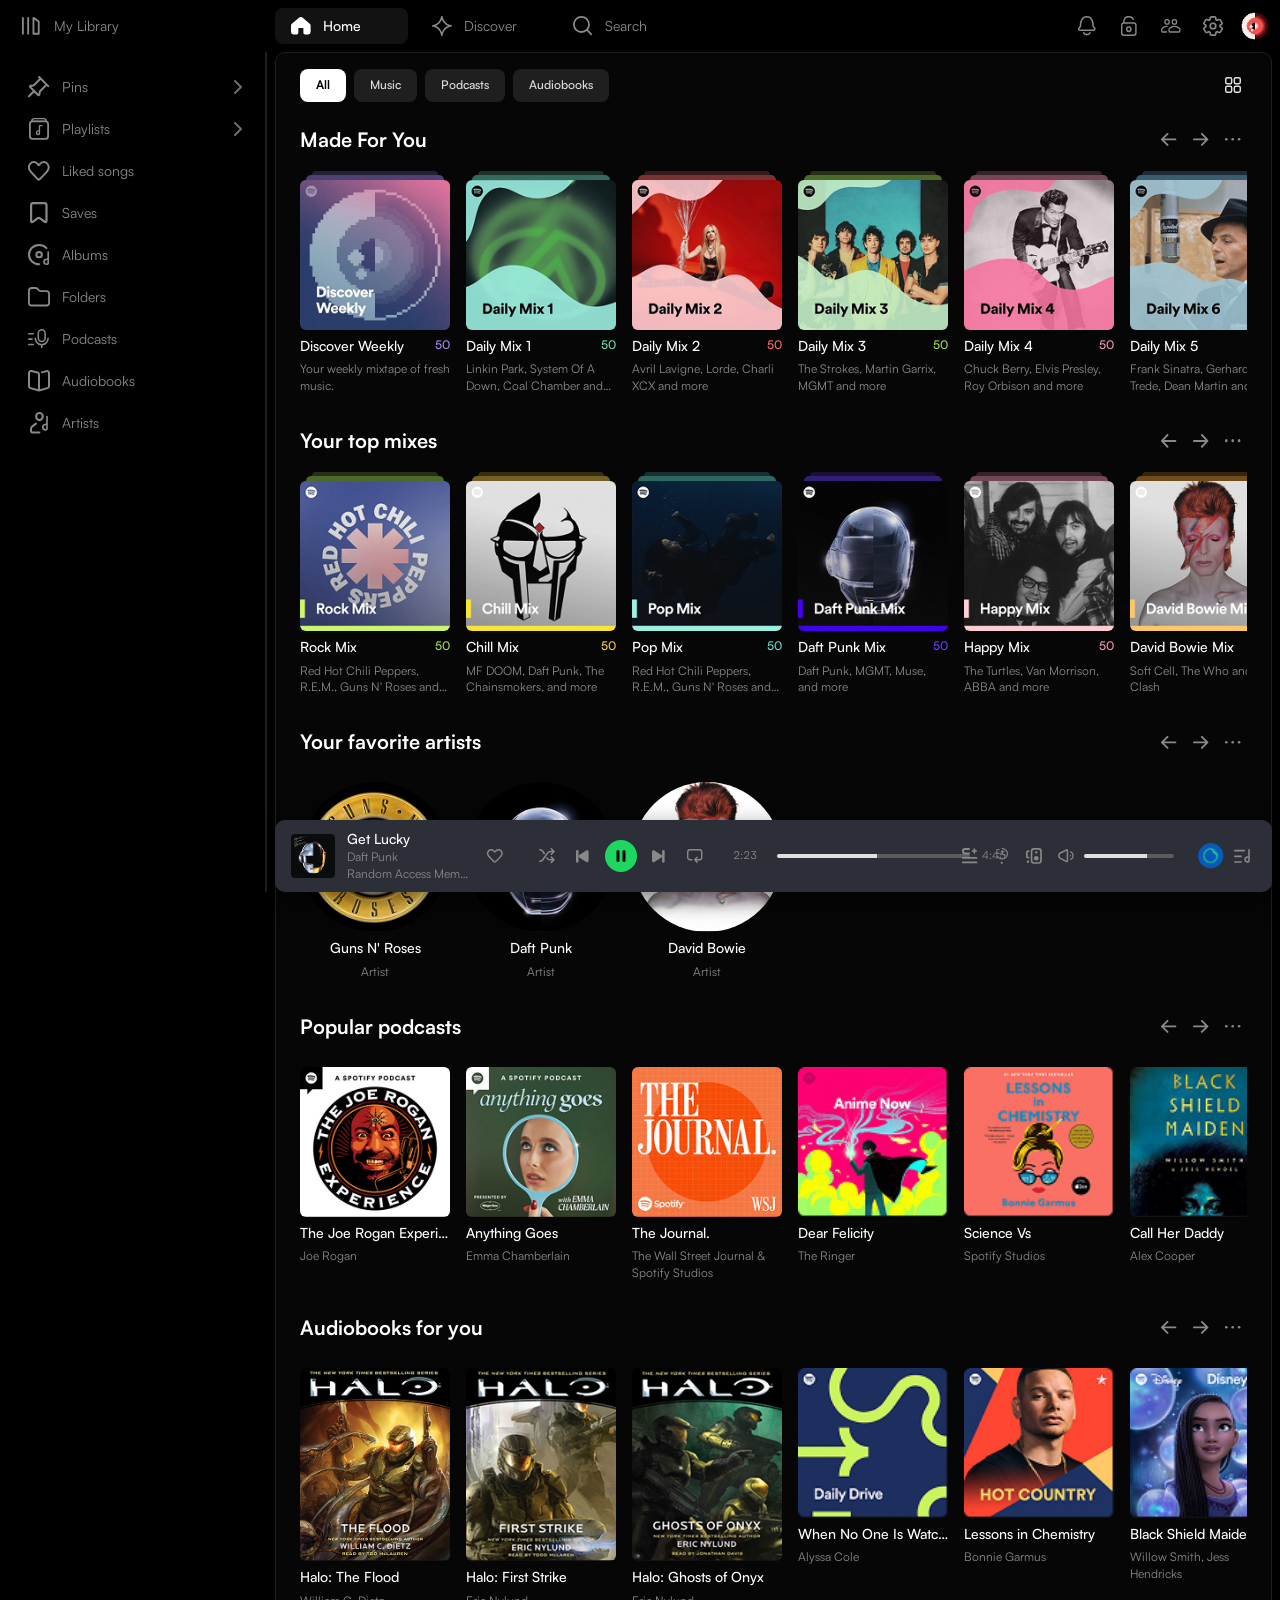
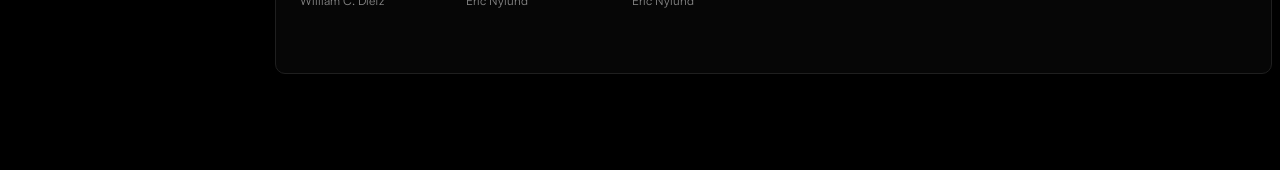
<file: index.html>
<!doctype html>
<html lang="en">
<head>
  <meta charset="UTF-8">
  <meta name="viewport" content="width=device-width, initial-scale=1.0">
  <meta name="description" content="Spotify web player markup clone - Home">
  <title>Home | Spotify Clone</title>
  <link rel="icon" href="favicon.ico">
  <link rel="stylesheet" href="assets/styles/main.css">
</head>
<body>
  <div class="app app--with-friends">
    <!-- =====================
      Sidebar (left navigation)
    ===================== -->
    <aside class="sidebar" aria-label="Your library">
      <nav class="sidebar__nav" aria-label="Library navigation">
        <ul class="sidebar__top">
          <li class="sidebar__item">
            <a class="sidebar__library-link" href="pages/library.html">
              <img class="sidebar__icon" src="assets/img/icons/library.svg" alt="">
              <span class="sidebar__label">My Library</span>
            </a>
          </li>
        </ul>
        <ul class="sidebar__list">
          <li class="sidebar__item sidebar__item--secondary">
            <a class="sidebar__link" href="pages/library.html">
              <img class="sidebar__icon" src="assets/img/icons/pin.svg" alt="">
              <span class="sidebar__label">Pins</span>
              <img class="sidebar__chevron" src="assets/img/icons/chevron-right.svg" alt="">
            </a>
          </li>
          <li class="sidebar__item">
            <a class="sidebar__link" href="pages/playlist.html">
              <img class="sidebar__icon" src="assets/img/icons/playlist.svg" alt="">
              <span class="sidebar__label">Playlists</span>
              <img class="sidebar__chevron" src="assets/img/icons/chevron-right.svg" alt="">
            </a>
          </li>
          <li class="sidebar__item">
            <a class="sidebar__link" href="pages/liked-songs.html">
              <img class="sidebar__icon" src="assets/img/icons/hearth.svg" alt="">
              <span class="sidebar__label">Liked songs</span>
            </a>
          </li>
          <li class="sidebar__item sidebar__item--secondary">
            <a class="sidebar__link" href="pages/library.html">
              <img class="sidebar__icon" src="assets/img/icons/bookmark.svg" alt="">
              <span class="sidebar__label">Saves</span>
            </a>
          </li>
          <li class="sidebar__item">
            <a class="sidebar__link" href="pages/album.html">
              <img class="sidebar__icon" src="assets/img/icons/albom.svg" alt="">
              <span class="sidebar__label">Albums</span>
            </a>
          </li>
          <li class="sidebar__item sidebar__item--secondary">
            <a class="sidebar__link" href="pages/library.html">
              <img class="sidebar__icon" src="assets/img/icons/folder.svg" alt="">
              <span class="sidebar__label">Folders</span>
            </a>
          </li>
          <li class="sidebar__item">
            <a class="sidebar__link" href="pages/podcast.html">
              <img class="sidebar__icon" src="assets/img/icons/list_microphone.svg" alt="">
              <span class="sidebar__label">Podcasts</span>
            </a>
          </li>
          <li class="sidebar__item sidebar__item--secondary">
            <a class="sidebar__link" href="pages/library.html">
              <img class="sidebar__icon" src="assets/img/icons/audiobook.svg" alt="">
              <span class="sidebar__label">Audiobooks</span>
            </a>
          </li>
          <li class="sidebar__item">
            <a class="sidebar__link" href="pages/artist.html">
              <img class="sidebar__icon" src="assets/img/icons/artist.svg" alt="">
              <span class="sidebar__label">Artists</span>
            </a>
          </li>
        </ul>
      </nav>
    </aside>

    <!-- =====================
      Main Content
    ===================== -->
    <main class="main">
      <!-- =====================
        Top Header
      ===================== -->
      <header class="topbar">
        <nav class="topbar__nav" aria-label="Main">
          <ul class="topbar__tabs">
            <li>
              <a class="topbar__tab topbar__tab--active" href="index.html" aria-current="page">
                <img class="topbar__tab-icon" src="assets/img/icons/home.svg" alt="">
                <span class="topbar__tab-label">Home</span>
              </a>
            </li>
            <li>
              <a class="topbar__tab" href="pages/discover.html">
                <img class="topbar__tab-icon" src="assets/img/icons/discover.svg" alt="">
                <span class="topbar__tab-label">Discover</span>
              </a>
            </li>
            <li>
              <a class="topbar__tab" href="pages/search.html">
                <img class="topbar__tab-icon" src="assets/img/icons/search.svg" alt="">
                <span class="topbar__tab-label">Search</span>
              </a>
            </li>
          </ul>
        </nav>
        <div class="topbar__actions">
          <button class="icon-btn topbar__action--optional" type="button" aria-label="Notifications"><img class="icon-btn__img" src="assets/img/icons/notification.svg" alt=""></button>
          <button class="icon-btn topbar__action--optional" type="button" aria-label="Private session"><img class="icon-btn__img" src="assets/img/icons/lock.svg" alt=""></button>
          <button class="icon-btn topbar__action--optional" type="button" aria-label="Friends activity"><img class="icon-btn__img" src="assets/img/icons/users.svg" alt=""></button>
          <button class="icon-btn" type="button" aria-label="Settings"><img class="icon-btn__img" src="assets/img/icons/settings.svg" alt=""></button>
          <a class="icon-btn" href="#" aria-label="Profile"><img class="topbar__avatar" src="assets/img/users/user_2.png" alt="Your profile picture"></a>
        </div>
      </header>

      <div class="main__panel">
        <!-- Filter Chips -->
        <div class="filters">
          <nav class="filters__list" aria-label="Content filters">
            <button class="chip chip--active" type="button" data-filter="all" aria-pressed="true">All</button>
            <button class="chip" type="button" data-filter="music" aria-pressed="false">Music</button>
            <button class="chip" type="button" data-filter="podcasts" aria-pressed="false">Podcasts</button>
            <button class="chip" type="button" data-filter="audiobooks" aria-pressed="false">Audiobooks</button>
          </nav>
          <button class="icon-btn icon-btn--sm" type="button" aria-label="Customize layout"><img class="icon-btn__img" src="assets/img/icons/layout_change.svg" alt=""></button>
        </div>

        <h1 class="visually-hidden">Home</h1>

        <!-- Section: Made For You -->
        <section class="section" data-category="music" aria-labelledby="made-for-you">
          <div class="section__head">
            <h2 class="section__title" id="made-for-you">Made For You</h2>
            <div class="section__controls">
              <button class="icon-btn icon-btn--sm" type="button" aria-label="Scroll left"><img class="icon-btn__img" src="assets/img/icons/arrows/arrow-left.svg" alt=""></button>
              <button class="icon-btn icon-btn--sm" type="button" aria-label="Scroll right"><img class="icon-btn__img" src="assets/img/icons/arrows/arrow-right-big.svg" alt=""></button>
              <button class="icon-btn icon-btn--sm" type="button" aria-label="More options"><img class="icon-btn__img" src="assets/img/icons/dots.svg" alt=""></button>
            </div>
          </div>
          <ul class="card-row" data-scroll-row>
            <li class="card-row__item">
              <a class="card card--purple" href="pages/playlist.html">
                <div class="card__cover card__cover--stack">
                  <img class="card__img" src="assets/img/covers/cover_1.png" alt="Discover Weekly cover" loading="lazy">
                  <span class="card__play" aria-hidden="true"><img class="card__play-icon" src="assets/img/icons/player/play-black.svg" alt=""></span>
                </div>
                <div class="card__meta">
                  <h3 class="card__title">Discover Weekly</h3>
                  <span class="card__count">50</span>
                </div>
                <p class="card__desc">Your weekly mixtape of fresh music.</p>
              </a>
            </li>
            <li class="card-row__item">
              <a class="card card--mint" href="pages/playlist.html">
                <div class="card__cover card__cover--stack">
                  <img class="card__img" src="assets/img/covers/cover_2.png" alt="Daily Mix 1 cover" loading="lazy">
                  <span class="card__play" aria-hidden="true"><img class="card__play-icon" src="assets/img/icons/player/play-black.svg" alt=""></span>
                </div>
                <div class="card__meta">
                  <h3 class="card__title">Daily Mix 1</h3>
                  <span class="card__count">50</span>
                </div>
                <p class="card__desc">Linkin Park, System Of A Down, Coal Chamber and more</p>
              </a>
            </li>
            <li class="card-row__item">
              <a class="card card--red" href="pages/playlist.html">
                <div class="card__cover card__cover--stack">
                  <img class="card__img" src="assets/img/covers/cover_3.png" alt="Daily Mix 2 cover" loading="lazy">
                  <span class="card__play" aria-hidden="true"><img class="card__play-icon" src="assets/img/icons/player/play-black.svg" alt=""></span>
                </div>
                <div class="card__meta">
                  <h3 class="card__title">Daily Mix 2</h3>
                  <span class="card__count">50</span>
                </div>
                <p class="card__desc">Avril Lavigne, Lorde, Charli XCX and more</p>
              </a>
            </li>
            <li class="card-row__item">
              <a class="card card--lime" href="pages/playlist.html">
                <div class="card__cover card__cover--stack">
                  <img class="card__img" src="assets/img/covers/cover_4.png" alt="Daily Mix 3 cover" loading="lazy">
                  <span class="card__play" aria-hidden="true"><img class="card__play-icon" src="assets/img/icons/player/play-black.svg" alt=""></span>
                </div>
                <div class="card__meta">
                  <h3 class="card__title">Daily Mix 3</h3>
                  <span class="card__count">50</span>
                </div>
                <p class="card__desc">The Strokes, Martin Garrix, MGMT and more</p>
              </a>
            </li>
            <li class="card-row__item">
              <a class="card card--pink" href="pages/playlist.html">
                <div class="card__cover card__cover--stack">
                  <img class="card__img" src="assets/img/covers/cover_5.png" alt="Daily Mix 4 cover" loading="lazy">
                  <span class="card__play" aria-hidden="true"><img class="card__play-icon" src="assets/img/icons/player/play-black.svg" alt=""></span>
                </div>
                <div class="card__meta">
                  <h3 class="card__title">Daily Mix 4</h3>
                  <span class="card__count">50</span>
                </div>
                <p class="card__desc">Chuck Berry, Elvis Presley, Roy Orbison and more</p>
              </a>
            </li>
            <li class="card-row__item">
              <a class="card card--sky" href="pages/playlist.html">
                <div class="card__cover card__cover--stack">
                  <img class="card__img" src="assets/img/covers/cover_6.png" alt="Daily Mix 5 cover" loading="lazy">
                  <span class="card__play" aria-hidden="true"><img class="card__play-icon" src="assets/img/icons/player/play-black.svg" alt=""></span>
                </div>
                <div class="card__meta">
                  <h3 class="card__title">Daily Mix 5</h3>
                  <span class="card__count">50</span>
                </div>
                <p class="card__desc">Frank Sinatra, Gerhard Trede, Dean Martin and more</p>
              </a>
            </li>
            <li class="card-row__item">
              <a class="card card--yellow" href="pages/playlist.html">
                <div class="card__cover card__cover--stack">
                  <img class="card__img" src="assets/img/covers/cover_7.png" alt="Nirvana Radio cover" loading="lazy">
                  <span class="card__play" aria-hidden="true"><img class="card__play-icon" src="assets/img/icons/player/play-black.svg" alt=""></span>
                </div>
                <div class="card__meta">
                  <h3 class="card__title">Nirvana Radio</h3>
                  <span class="card__count">50</span>
                </div>
                <p class="card__desc">The Strokes, Martin Garrix, MGMT and more</p>
              </a>
            </li>
            <li class="card-row__item">
              <a class="card card--rose" href="pages/playlist.html">
                <div class="card__cover card__cover--stack">
                  <img class="card__img" src="assets/img/covers/cover_8.png" alt="Fall Out Boy Radio cover" loading="lazy">
                  <span class="card__play" aria-hidden="true"><img class="card__play-icon" src="assets/img/icons/player/play-black.svg" alt=""></span>
                </div>
                <div class="card__meta">
                  <h3 class="card__title">Fall Out Boy Radio</h3>
                  <span class="card__count">50</span>
                </div>
                <p class="card__desc">With Panic! At The Disco, The All-American Rejects and more</p>
              </a>
            </li>
          </ul>
        </section>

        <!-- Section: Your top mixes -->
        <section class="section" data-category="music" aria-labelledby="top-mixes">
          <div class="section__head">
            <h2 class="section__title" id="top-mixes">Your top mixes</h2>
            <div class="section__controls">
              <button class="icon-btn icon-btn--sm" type="button" aria-label="Scroll left"><img class="icon-btn__img" src="assets/img/icons/arrows/arrow-left.svg" alt=""></button>
              <button class="icon-btn icon-btn--sm" type="button" aria-label="Scroll right"><img class="icon-btn__img" src="assets/img/icons/arrows/arrow-right-big.svg" alt=""></button>
              <button class="icon-btn icon-btn--sm" type="button" aria-label="More options"><img class="icon-btn__img" src="assets/img/icons/dots.svg" alt=""></button>
            </div>
          </div>
          <ul class="card-row" data-scroll-row>
            <li class="card-row__item">
              <a class="card card--lime" href="pages/playlist.html">
                <div class="card__cover card__cover--stack">
                  <img class="card__img" src="assets/img/covers/cover_9.png" alt="Rock Mix cover" loading="lazy">
                  <span class="card__play" aria-hidden="true"><img class="card__play-icon" src="assets/img/icons/player/play-black.svg" alt=""></span>
                </div>
                <div class="card__meta">
                  <h3 class="card__title">Rock Mix</h3>
                  <span class="card__count">50</span>
                </div>
                <p class="card__desc">Red Hot Chili Peppers, R.E.M., Guns N' Roses and more</p>
              </a>
            </li>
            <li class="card-row__item">
              <a class="card card--yellow" href="pages/playlist.html">
                <div class="card__cover card__cover--stack">
                  <img class="card__img" src="assets/img/covers/cover_10.png" alt="Chill Mix cover" loading="lazy">
                  <span class="card__play" aria-hidden="true"><img class="card__play-icon" src="assets/img/icons/player/play-black.svg" alt=""></span>
                </div>
                <div class="card__meta">
                  <h3 class="card__title">Chill Mix</h3>
                  <span class="card__count">50</span>
                </div>
                <p class="card__desc">MF DOOM, Daft Punk, The Chainsmokers, and more</p>
              </a>
            </li>
            <li class="card-row__item">
              <a class="card card--teal" href="pages/playlist.html">
                <div class="card__cover card__cover--stack">
                  <img class="card__img" src="assets/img/covers/cover_11.png" alt="Pop Mix cover" loading="lazy">
                  <span class="card__play" aria-hidden="true"><img class="card__play-icon" src="assets/img/icons/player/play-black.svg" alt=""></span>
                </div>
                <div class="card__meta">
                  <h3 class="card__title">Pop Mix</h3>
                  <span class="card__count">50</span>
                </div>
                <p class="card__desc">Red Hot Chili Peppers, R.E.M., Guns N' Roses and more</p>
              </a>
            </li>
            <li class="card-row__item">
              <a class="card card--violet" href="pages/playlist.html">
                <div class="card__cover card__cover--stack">
                  <img class="card__img" src="assets/img/covers/cover_12.png" alt="Daft Punk Mix cover" loading="lazy">
                  <span class="card__play" aria-hidden="true"><img class="card__play-icon" src="assets/img/icons/player/play-black.svg" alt=""></span>
                </div>
                <div class="card__meta">
                  <h3 class="card__title">Daft Punk Mix</h3>
                  <span class="card__count">50</span>
                </div>
                <p class="card__desc">Daft Punk, MGMT, Muse, and more</p>
              </a>
            </li>
            <li class="card-row__item">
              <a class="card card--pink" href="pages/playlist.html">
                <div class="card__cover card__cover--stack">
                  <img class="card__img" src="assets/img/covers/cover_13.png" alt="Happy Mix cover" loading="lazy">
                  <span class="card__play" aria-hidden="true"><img class="card__play-icon" src="assets/img/icons/player/play-black.svg" alt=""></span>
                </div>
                <div class="card__meta">
                  <h3 class="card__title">Happy Mix</h3>
                  <span class="card__count">50</span>
                </div>
                <p class="card__desc">The Turtles, Van Morrison, ABBA and more</p>
              </a>
            </li>
            <li class="card-row__item">
              <a class="card card--orange" href="pages/playlist.html">
                <div class="card__cover card__cover--stack">
                  <img class="card__img" src="assets/img/covers/cover_14.png" alt="David Bowie Mix cover" loading="lazy">
                  <span class="card__play" aria-hidden="true"><img class="card__play-icon" src="assets/img/icons/player/play-black.svg" alt=""></span>
                </div>
                <div class="card__meta">
                  <h3 class="card__title">David Bowie Mix</h3>
                  <span class="card__count">50</span>
                </div>
                <p class="card__desc">Soft Cell, The Who and The Clash</p>
              </a>
            </li>
            <li class="card-row__item">
              <a class="card card--green" href="pages/playlist.html">
                <div class="card__cover card__cover--stack">
                  <img class="card__img" src="assets/img/covers/cover_15.png" alt="Upbeat Mix cover" loading="lazy">
                  <span class="card__play" aria-hidden="true"><img class="card__play-icon" src="assets/img/icons/player/play-black.svg" alt=""></span>
                </div>
                <div class="card__meta">
                  <h3 class="card__title">Upbeat Mix</h3>
                  <span class="card__count">50</span>
                </div>
                <p class="card__desc">Kylie Minogue, Charli XCX, Cage The Elephant and more</p>
              </a>
            </li>
            <li class="card-row__item">
              <a class="card card--magenta" href="pages/playlist.html">
                <div class="card__cover card__cover--stack">
                  <img class="card__img" src="assets/img/covers/cover_16.png" alt="60s Mix cover" loading="lazy">
                  <span class="card__play" aria-hidden="true"><img class="card__play-icon" src="assets/img/icons/player/play-black.svg" alt=""></span>
                </div>
                <div class="card__meta">
                  <h3 class="card__title">60s Mix</h3>
                  <span class="card__count">50</span>
                </div>
                <p class="card__desc">Chuck Berry, Skeeter Davis, Van Morrison and more</p>
              </a>
            </li>
          </ul>
        </section>

        <!-- Section: Your favorite artists -->
        <section class="section" data-category="music" aria-labelledby="favorite-artists">
          <div class="section__head">
            <h2 class="section__title" id="favorite-artists">Your favorite artists</h2>
            <div class="section__controls">
              <button class="icon-btn icon-btn--sm" type="button" aria-label="Scroll left"><img class="icon-btn__img" src="assets/img/icons/arrows/arrow-left.svg" alt=""></button>
              <button class="icon-btn icon-btn--sm" type="button" aria-label="Scroll right"><img class="icon-btn__img" src="assets/img/icons/arrows/arrow-right-big.svg" alt=""></button>
              <button class="icon-btn icon-btn--sm" type="button" aria-label="More options"><img class="icon-btn__img" src="assets/img/icons/dots.svg" alt=""></button>
            </div>
          </div>
          <ul class="card-row" data-scroll-row>
            <li class="card-row__item">
              <a class="card card--artist" href="pages/artist.html">
                <div class="card__cover">
                  <img class="card__img" src="assets/img/artists/artist_1.png" alt="Guns N' Roses" loading="lazy">
                  <span class="card__play" aria-hidden="true"><img class="card__play-icon" src="assets/img/icons/player/play-black.svg" alt=""></span>
                </div>
                <div class="card__meta">
                  <h3 class="card__title">Guns N' Roses</h3>
                </div>
                <p class="card__desc">Artist</p>
              </a>
            </li>
            <li class="card-row__item">
              <a class="card card--artist" href="pages/artist.html">
                <div class="card__cover">
                  <img class="card__img" src="assets/img/artists/artist_2.png" alt="Daft Punk" loading="lazy">
                  <span class="card__play" aria-hidden="true"><img class="card__play-icon" src="assets/img/icons/player/play-black.svg" alt=""></span>
                </div>
                <div class="card__meta">
                  <h3 class="card__title">Daft Punk</h3>
                </div>
                <p class="card__desc">Artist</p>
              </a>
            </li>
            <li class="card-row__item">
              <a class="card card--artist" href="pages/artist.html">
                <div class="card__cover">
                  <img class="card__img" src="assets/img/artists/artist_3.png" alt="David Bowie" loading="lazy">
                  <span class="card__play" aria-hidden="true"><img class="card__play-icon" src="assets/img/icons/player/play-black.svg" alt=""></span>
                </div>
                <div class="card__meta">
                  <h3 class="card__title">David Bowie</h3>
                </div>
                <p class="card__desc">Artist</p>
              </a>
            </li>
          </ul>
        </section>

        <!-- Section: Popular podcasts -->
        <section class="section" data-category="podcasts" aria-labelledby="podcasts">
          <div class="section__head">
            <h2 class="section__title" id="podcasts">Popular podcasts</h2>
            <div class="section__controls">
              <button class="icon-btn icon-btn--sm" type="button" aria-label="Scroll left"><img class="icon-btn__img" src="assets/img/icons/arrows/arrow-left.svg" alt=""></button>
              <button class="icon-btn icon-btn--sm" type="button" aria-label="Scroll right"><img class="icon-btn__img" src="assets/img/icons/arrows/arrow-right-big.svg" alt=""></button>
              <button class="icon-btn icon-btn--sm" type="button" aria-label="More options"><img class="icon-btn__img" src="assets/img/icons/dots.svg" alt=""></button>
            </div>
          </div>
          <ul class="card-row" data-scroll-row>
            <li class="card-row__item">
              <a class="card" href="pages/podcast.html">
                <div class="card__cover">
                  <img class="card__img" src="assets/img/podcasts/podcast_2.png" alt="The Joe Rogan Experience cover" loading="lazy">
                  <span class="card__play" aria-hidden="true"><img class="card__play-icon" src="assets/img/icons/player/play-black.svg" alt=""></span>
                </div>
                <div class="card__meta">
                  <h3 class="card__title">The Joe Rogan Experience</h3>
                </div>
                <p class="card__desc">Joe Rogan</p>
              </a>
            </li>
            <li class="card-row__item">
              <a class="card" href="pages/podcast.html">
                <div class="card__cover">
                  <img class="card__img" src="assets/img/podcasts/podcast_1.png" alt="Anything Goes cover" loading="lazy">
                  <span class="card__play" aria-hidden="true"><img class="card__play-icon" src="assets/img/icons/player/play-black.svg" alt=""></span>
                </div>
                <div class="card__meta">
                  <h3 class="card__title">Anything Goes</h3>
                </div>
                <p class="card__desc">Emma Chamberlain</p>
              </a>
            </li>
            <li class="card-row__item">
              <a class="card" href="pages/podcast.html">
                <div class="card__cover">
                  <img class="card__img" src="assets/img/podcasts/podcast_3.png" alt="The Journal. cover" loading="lazy">
                  <span class="card__play" aria-hidden="true"><img class="card__play-icon" src="assets/img/icons/player/play-black.svg" alt=""></span>
                </div>
                <div class="card__meta">
                  <h3 class="card__title">The Journal.</h3>
                </div>
                <p class="card__desc">The Wall Street Journal & Spotify Studios</p>
              </a>
            </li>
            <li class="card-row__item">
              <a class="card" href="pages/podcast.html">
                <div class="card__cover">
                  <img class="card__img" src="assets/img/albums/album_35.png" alt="Dear Felicity cover" loading="lazy">
                  <span class="card__play" aria-hidden="true"><img class="card__play-icon" src="assets/img/icons/player/play-black.svg" alt=""></span>
                </div>
                <div class="card__meta">
                  <h3 class="card__title">Dear Felicity</h3>
                </div>
                <p class="card__desc">The Ringer</p>
              </a>
            </li>
            <li class="card-row__item">
              <a class="card" href="pages/podcast.html">
                <div class="card__cover">
                  <img class="card__img" src="assets/img/albums/album_37.png" alt="Science Vs cover" loading="lazy">
                  <span class="card__play" aria-hidden="true"><img class="card__play-icon" src="assets/img/icons/player/play-black.svg" alt=""></span>
                </div>
                <div class="card__meta">
                  <h3 class="card__title">Science Vs</h3>
                </div>
                <p class="card__desc">Spotify Studios</p>
              </a>
            </li>
            <li class="card-row__item">
              <a class="card" href="pages/podcast.html">
                <div class="card__cover">
                  <img class="card__img" src="assets/img/albums/album_38.png" alt="Call Her Daddy cover" loading="lazy">
                  <span class="card__play" aria-hidden="true"><img class="card__play-icon" src="assets/img/icons/player/play-black.svg" alt=""></span>
                </div>
                <div class="card__meta">
                  <h3 class="card__title">Call Her Daddy</h3>
                </div>
                <p class="card__desc">Alex Cooper</p>
              </a>
            </li>
          </ul>
        </section>

        <!-- Section: Audiobooks for you -->
        <section class="section" data-category="audiobooks" aria-labelledby="audiobooks">
          <div class="section__head">
            <h2 class="section__title" id="audiobooks">Audiobooks for you</h2>
            <div class="section__controls">
              <button class="icon-btn icon-btn--sm" type="button" aria-label="Scroll left"><img class="icon-btn__img" src="assets/img/icons/arrows/arrow-left.svg" alt=""></button>
              <button class="icon-btn icon-btn--sm" type="button" aria-label="Scroll right"><img class="icon-btn__img" src="assets/img/icons/arrows/arrow-right-big.svg" alt=""></button>
              <button class="icon-btn icon-btn--sm" type="button" aria-label="More options"><img class="icon-btn__img" src="assets/img/icons/dots.svg" alt=""></button>
            </div>
          </div>
          <ul class="card-row" data-scroll-row>
            <li class="card-row__item">
              <a class="card" href="#">
                <div class="card__cover">
                  <img class="card__img" src="assets/img/audiobooks/audiobook_1.png" alt="Halo: The Flood cover" loading="lazy">
                  <span class="card__play" aria-hidden="true"><img class="card__play-icon" src="assets/img/icons/player/play-black.svg" alt=""></span>
                </div>
                <div class="card__meta">
                  <h3 class="card__title">Halo: The Flood</h3>
                </div>
                <p class="card__desc">William C. Dietz</p>
              </a>
            </li>
            <li class="card-row__item">
              <a class="card" href="#">
                <div class="card__cover">
                  <img class="card__img" src="assets/img/audiobooks/audiobook_2.png" alt="Halo: First Strike cover" loading="lazy">
                  <span class="card__play" aria-hidden="true"><img class="card__play-icon" src="assets/img/icons/player/play-black.svg" alt=""></span>
                </div>
                <div class="card__meta">
                  <h3 class="card__title">Halo: First Strike</h3>
                </div>
                <p class="card__desc">Eric Nylund</p>
              </a>
            </li>
            <li class="card-row__item">
              <a class="card" href="#">
                <div class="card__cover">
                  <img class="card__img" src="assets/img/audiobooks/audiobook_3.png" alt="Halo: Ghosts of Onyx cover" loading="lazy">
                  <span class="card__play" aria-hidden="true"><img class="card__play-icon" src="assets/img/icons/player/play-black.svg" alt=""></span>
                </div>
                <div class="card__meta">
                  <h3 class="card__title">Halo: Ghosts of Onyx</h3>
                </div>
                <p class="card__desc">Eric Nylund</p>
              </a>
            </li>
            <li class="card-row__item">
              <a class="card" href="#">
                <div class="card__cover">
                  <img class="card__img" src="assets/img/albums/album_30.png" alt="When No One Is Watching cover" loading="lazy">
                  <span class="card__play" aria-hidden="true"><img class="card__play-icon" src="assets/img/icons/player/play-black.svg" alt=""></span>
                </div>
                <div class="card__meta">
                  <h3 class="card__title">When No One Is Watching</h3>
                </div>
                <p class="card__desc">Alyssa Cole</p>
              </a>
            </li>
            <li class="card-row__item">
              <a class="card" href="#">
                <div class="card__cover">
                  <img class="card__img" src="assets/img/albums/album_31.png" alt="Lessons in Chemistry cover" loading="lazy">
                  <span class="card__play" aria-hidden="true"><img class="card__play-icon" src="assets/img/icons/player/play-black.svg" alt=""></span>
                </div>
                <div class="card__meta">
                  <h3 class="card__title">Lessons in Chemistry</h3>
                </div>
                <p class="card__desc">Bonnie Garmus</p>
              </a>
            </li>
            <li class="card-row__item">
              <a class="card" href="#">
                <div class="card__cover">
                  <img class="card__img" src="assets/img/albums/album_32.png" alt="Black Shield Maiden cover" loading="lazy">
                  <span class="card__play" aria-hidden="true"><img class="card__play-icon" src="assets/img/icons/player/play-black.svg" alt=""></span>
                </div>
                <div class="card__meta">
                  <h3 class="card__title">Black Shield Maiden</h3>
                </div>
                <p class="card__desc">Willow Smith, Jess Hendricks</p>
              </a>
            </li>
            <li class="card-row__item">
              <a class="card" href="#">
                <div class="card__cover">
                  <img class="card__img" src="assets/img/albums/album_34.png" alt="Think Like a Monk cover" loading="lazy">
                  <span class="card__play" aria-hidden="true"><img class="card__play-icon" src="assets/img/icons/player/play-black.svg" alt=""></span>
                </div>
                <div class="card__meta">
                  <h3 class="card__title">Think Like a Monk</h3>
                </div>
                <p class="card__desc">Jay Shetty</p>
              </a>
            </li>
          </ul>
        </section>
      </div>
    </main>

    <!-- =====================
      Friends Activity (wide screens only)
    ===================== -->
    <aside class="friends" aria-labelledby="friends-title">
      <div class="friends__head">
        <h2 class="friends__title" id="friends-title">Friends Activity</h2>
        <button class="icon-btn icon-btn--sm" type="button" aria-label="Add a friend"><img class="icon-btn__img" src="assets/img/icons/add_friend.svg" alt=""></button>
      </div>
      <ul class="friends__list">
          <li class="friends__item">
            <img class="friends__avatar" src="assets/img/users/user_1.png" alt="FriendlyMusicListener avatar">
            <div class="friends__body">
              <span class="friends__name">FriendlyMusicListener</span>
              <span class="friends__track"><img class="friends__playing" src="assets/img/icons/player/playing.svg" alt="Listening now"> Goosebumps <span class="friends__artist">&bull; Travis Scott</span></span>
            </div>
          </li>
          <li class="friends__item">
            <img class="friends__avatar" src="assets/img/users/user_2.png" alt="AverageMusicEnjoyer avatar">
            <div class="friends__body">
              <span class="friends__name">AverageMusicEnjoyer</span>
              <span class="friends__track"><img class="friends__playing" src="assets/img/icons/player/playing.svg" alt="Listening now"> Get Lucky <span class="friends__artist">&bull; Daft Punk</span></span>
            </div>
          </li>
          <li class="friends__item">
            <img class="friends__avatar" src="assets/img/users/user_3.png" alt="MusicEnthusiast avatar">
            <div class="friends__body">
              <span class="friends__name">MusicEnthusiast</span>
              <span class="friends__track"><span class="friends__time">1h</span> would he <span class="friends__artist">&bull; joji</span></span>
            </div>
          </li>
          <li class="friends__item">
            <img class="friends__avatar" src="assets/img/users/user_4.png" alt="IListenToMusic56 avatar">
            <div class="friends__body">
              <span class="friends__name">IListenToMusic56</span>
              <span class="friends__track"><span class="friends__time">6h</span> Rockstar <span class="friends__artist">&bull; Post Malone</span></span>
            </div>
          </li>
      </ul>
    </aside>
  </div>

  <!-- =====================
    Bottom Player (fixed)
  ===================== -->
  <footer class="player" aria-label="Now playing">
    <div class="player__bar">
      <!-- Left: track info -->
      <div class="player-left">
        <img class="player-left__cover" src="assets/img/covers/small_cover.png" alt="Random Access Memories cover">
        <div class="player-left__info">
          <a class="player-left__title" href="pages/song.html">Get Lucky</a>
          <a class="player-left__artist" href="pages/artist.html">Daft Punk</a>
          <a class="player-left__album" href="pages/album.html">Random Access Memories</a>
        </div>
        <span class="player-left__action"><button class="icon-btn icon-btn--sm icon-btn--on-player" type="button" aria-label="Save to Liked Songs" data-like aria-pressed="false"><img class="icon-btn__img" src="assets/img/icons/hearth.svg" alt=""></button></span>
      </div>

      <!-- Center: playback controls + progress -->
      <div class="player-center">
        <div class="player-center__controls">
          <span class="player-center__secondary"><button class="icon-btn icon-btn--sm icon-btn--on-player" type="button" aria-label="Shuffle"><img class="icon-btn__img" src="assets/img/icons/player/shuffle.svg" alt=""></button></span>
          <span class="player-center__secondary"><button class="icon-btn icon-btn--sm icon-btn--on-player" type="button" aria-label="Previous"><img class="icon-btn__img" src="assets/img/icons/player/prev.svg" alt=""></button></span>
          <button class="play-btn play-btn--sm play-btn--pause" type="button" aria-label="Pause" data-play-toggle>
            <img class="play-btn__img" src="assets/img/icons/player/pause-black.svg" alt="">
          </button>
          <span class="player-center__secondary"><button class="icon-btn icon-btn--sm icon-btn--on-player" type="button" aria-label="Next"><img class="icon-btn__img" src="assets/img/icons/player/next.svg" alt=""></button></span>
          <span class="player-center__secondary"><button class="icon-btn icon-btn--sm icon-btn--on-player" type="button" aria-label="Repeat"><img class="icon-btn__img" src="assets/img/icons/player/repeat.svg" alt=""></button></span>
        </div>
        <div class="player-center__progress">
          <span class="player__time">2:23</span>
          <label class="visually-hidden" for="player-progress">Song progress</label>
          <input class="range range--progress" id="player-progress" type="range" min="0" max="100" value="52" data-range>
          <span class="player__time">4:45</span>
        </div>
      </div>

      <!-- Right: extra actions + volume -->
      <div class="player-right">
        <span class="player-right__optional"><button class="icon-btn icon-btn--sm icon-btn--on-player" type="button" aria-label="Add to playlist"><img class="icon-btn__img" src="assets/img/icons/add-to-playlist.svg" alt=""></button></span>
        <span class="player-right__optional"><button class="icon-btn icon-btn--sm icon-btn--on-player" type="button" aria-label="Lyrics"><img class="icon-btn__img" src="assets/img/icons/now-playing.svg" alt=""></button></span>
        <button class="icon-btn icon-btn--sm icon-btn--on-player" type="button" aria-label="Connect to a device"><img class="icon-btn__img" src="assets/img/icons/player/devices.svg" alt=""></button>
        <div class="player-right__volume">
          <button class="icon-btn icon-btn--sm icon-btn--on-player" type="button" aria-label="Mute"><img class="icon-btn__img" src="assets/img/icons/player/volume.svg" alt=""></button>
          <label class="visually-hidden" for="player-volume">Volume</label>
          <input class="range range--volume" id="player-volume" type="range" min="0" max="100" value="70" data-range>
        </div>
        <span class="player-right__divider" aria-hidden="true"></span>
        <img class="player-right__device" src="assets/img/icons/player/player_blue_icon.svg" alt="Listening on this computer">
        <button class="icon-btn icon-btn--sm icon-btn--on-player" type="button" aria-label="Queue"><img class="icon-btn__img" src="assets/img/icons/player/list.svg" alt=""></button>
      </div>
    </div>
  </footer>

  <!-- =====================
    Mobile Bottom Navigation
  ===================== -->
  <nav class="mobile-nav" aria-label="Mobile navigation">
    <ul class="mobile-nav__list">
      <li><a class="mobile-nav__link mobile-nav__link--active" href="index.html"><img class="mobile-nav__icon" src="assets/img/icons/home.svg" alt="">Home</a></li>
      <li><a class="mobile-nav__link" href="pages/discover.html"><img class="mobile-nav__icon" src="assets/img/icons/discover.svg" alt="">Discover</a></li>
      <li><a class="mobile-nav__link" href="pages/search.html"><img class="mobile-nav__icon" src="assets/img/icons/search.svg" alt="">Search</a></li>
      <li><a class="mobile-nav__link" href="pages/library.html"><img class="mobile-nav__icon" src="assets/img/icons/library.svg" alt="">Library</a></li>
      <li><a class="mobile-nav__link" href="pages/liked-songs.html"><img class="mobile-nav__icon" src="assets/img/icons/me.svg" alt="">Me</a></li>
    </ul>
  </nav>

  <script src="assets/js/main.js"></script>
</body>
</html>
</file>
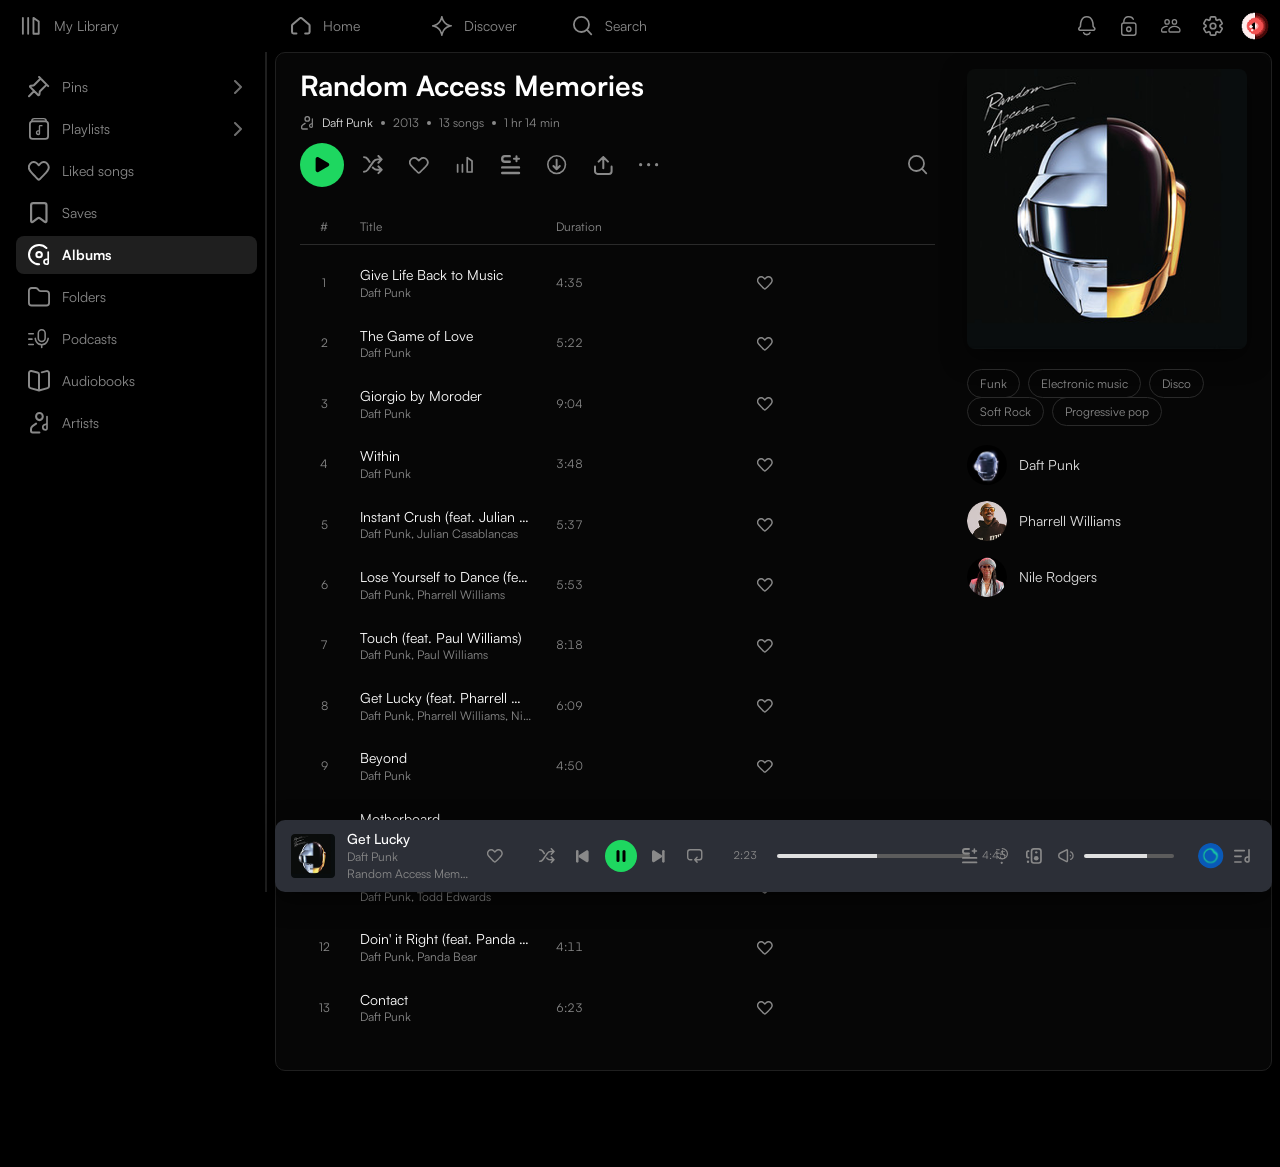
<file: pages/album.html>
<!doctype html>
<html lang="en">
<head>
  <meta charset="UTF-8">
  <meta name="viewport" content="width=device-width, initial-scale=1.0">
  <meta name="description" content="Spotify web player markup clone - Random Access Memories">
  <title>Random Access Memories | Spotify Clone</title>
  <link rel="icon" href="../favicon.ico">
  <link rel="stylesheet" href="../assets/styles/main.css">
</head>
<body>
  <div class="app">
    <!-- =====================
      Sidebar (left navigation)
    ===================== -->
    <aside class="sidebar" aria-label="Your library">
      <nav class="sidebar__nav" aria-label="Library navigation">
        <ul class="sidebar__top">
          <li class="sidebar__item">
            <a class="sidebar__library-link" href="library.html">
              <img class="sidebar__icon" src="../assets/img/icons/library.svg" alt="">
              <span class="sidebar__label">My Library</span>
            </a>
          </li>
        </ul>
        <ul class="sidebar__list">
          <li class="sidebar__item sidebar__item--secondary">
            <a class="sidebar__link" href="library.html">
              <img class="sidebar__icon" src="../assets/img/icons/pin.svg" alt="">
              <span class="sidebar__label">Pins</span>
              <img class="sidebar__chevron" src="../assets/img/icons/chevron-right.svg" alt="">
            </a>
          </li>
          <li class="sidebar__item">
            <a class="sidebar__link" href="playlist.html">
              <img class="sidebar__icon" src="../assets/img/icons/playlist.svg" alt="">
              <span class="sidebar__label">Playlists</span>
              <img class="sidebar__chevron" src="../assets/img/icons/chevron-right.svg" alt="">
            </a>
          </li>
          <li class="sidebar__item">
            <a class="sidebar__link" href="liked-songs.html">
              <img class="sidebar__icon" src="../assets/img/icons/hearth.svg" alt="">
              <span class="sidebar__label">Liked songs</span>
            </a>
          </li>
          <li class="sidebar__item sidebar__item--secondary">
            <a class="sidebar__link" href="library.html">
              <img class="sidebar__icon" src="../assets/img/icons/bookmark.svg" alt="">
              <span class="sidebar__label">Saves</span>
            </a>
          </li>
          <li class="sidebar__item">
            <a class="sidebar__link sidebar__link--active" href="album.html" aria-current="page">
              <img class="sidebar__icon" src="../assets/img/icons/albom.svg" alt="">
              <span class="sidebar__label">Albums</span>
            </a>
          </li>
          <li class="sidebar__item sidebar__item--secondary">
            <a class="sidebar__link" href="library.html">
              <img class="sidebar__icon" src="../assets/img/icons/folder.svg" alt="">
              <span class="sidebar__label">Folders</span>
            </a>
          </li>
          <li class="sidebar__item">
            <a class="sidebar__link" href="podcast.html">
              <img class="sidebar__icon" src="../assets/img/icons/list_microphone.svg" alt="">
              <span class="sidebar__label">Podcasts</span>
            </a>
          </li>
          <li class="sidebar__item sidebar__item--secondary">
            <a class="sidebar__link" href="library.html">
              <img class="sidebar__icon" src="../assets/img/icons/audiobook.svg" alt="">
              <span class="sidebar__label">Audiobooks</span>
            </a>
          </li>
          <li class="sidebar__item">
            <a class="sidebar__link" href="artist.html">
              <img class="sidebar__icon" src="../assets/img/icons/artist.svg" alt="">
              <span class="sidebar__label">Artists</span>
            </a>
          </li>
        </ul>
      </nav>
    </aside>

    <!-- =====================
      Main Content
    ===================== -->
    <main class="main">
      <!-- =====================
        Top Header
      ===================== -->
      <header class="topbar">
        <nav class="topbar__nav" aria-label="Main">
          <ul class="topbar__tabs">
            <li>
              <a class="topbar__tab" href="../index.html">
                <img class="topbar__tab-icon" src="../assets/img/icons/home-inactive.svg" alt="">
                <span class="topbar__tab-label">Home</span>
              </a>
            </li>
            <li>
              <a class="topbar__tab" href="discover.html">
                <img class="topbar__tab-icon" src="../assets/img/icons/discover.svg" alt="">
                <span class="topbar__tab-label">Discover</span>
              </a>
            </li>
            <li>
              <a class="topbar__tab" href="search.html">
                <img class="topbar__tab-icon" src="../assets/img/icons/search.svg" alt="">
                <span class="topbar__tab-label">Search</span>
              </a>
            </li>
          </ul>
        </nav>
        <div class="topbar__actions">
          <button class="icon-btn topbar__action--optional" type="button" aria-label="Notifications"><img class="icon-btn__img" src="../assets/img/icons/notification.svg" alt=""></button>
          <button class="icon-btn topbar__action--optional" type="button" aria-label="Private session"><img class="icon-btn__img" src="../assets/img/icons/lock.svg" alt=""></button>
          <button class="icon-btn topbar__action--optional" type="button" aria-label="Friends activity"><img class="icon-btn__img" src="../assets/img/icons/users.svg" alt=""></button>
          <button class="icon-btn" type="button" aria-label="Settings"><img class="icon-btn__img" src="../assets/img/icons/settings.svg" alt=""></button>
          <a class="icon-btn" href="#" aria-label="Profile"><img class="topbar__avatar" src="../assets/img/users/user_2.png" alt="Your profile picture"></a>
        </div>
      </header>

      <div class="main__panel">
        <div class="detail">
          <!-- Album info + tracks -->
          <section class="detail__main" aria-labelledby="album-title">
            <div class="media-head">
              <h1 class="media-head__title" id="album-title">Random Access Memories</h1>
              <p class="media-head__meta">
                <img class="media-head__meta-icon" src="../assets/img/icons/artist.svg" alt="">
                <a class="media-head__meta-strong" href="artist.html">Daft Punk</a>
                <span class="dot-separator" aria-hidden="true"></span><span>2013</span>
                <span class="dot-separator" aria-hidden="true"></span><span>13 songs</span>
                <span class="dot-separator" aria-hidden="true"></span><span>1 hr 14 min</span>
              </p>
              <div class="media-head__actions">
                <button class="play-btn play-btn--lg" type="button" aria-label="Play"><img class="play-btn__img" src="../assets/img/icons/player/play-black.svg" alt=""></button>
                <button class="icon-btn" type="button" aria-label="Shuffle"><img class="icon-btn__img" src="../assets/img/icons/player/shuffle.svg" alt=""></button>
                <button class="icon-btn" type="button" aria-label="Save to Your Library" data-like aria-pressed="false"><img class="icon-btn__img" src="../assets/img/icons/hearth.svg" alt=""></button>
                <button class="icon-btn" type="button" aria-label="Add to playlist"><img class="icon-btn__img" src="../assets/img/icons/add_library.svg" alt=""></button>
                <button class="icon-btn" type="button" aria-label="Add to queue"><img class="icon-btn__img" src="../assets/img/icons/add-to-playlist.svg" alt=""></button>
                <button class="icon-btn" type="button" aria-label="Download"><img class="icon-btn__img" src="../assets/img/icons/download.svg" alt=""></button>
                <button class="icon-btn" type="button" aria-label="Share"><img class="icon-btn__img" src="../assets/img/icons/upload.svg" alt=""></button>
                <button class="icon-btn" type="button" aria-label="More options"><img class="icon-btn__img" src="../assets/img/icons/dots.svg" alt=""></button>
                <span class="media-head__actions-end"><button class="icon-btn" type="button" aria-label="Search in album"><img class="icon-btn__img" src="../assets/img/icons/search.svg" alt=""></button></span>
              </div>
            </div>
            <table class="track-table">
              <caption class="visually-hidden">Album tracks</caption>
              <thead>
                <tr>
                  <th class="track-table__head-cell track-table__num" scope="col">#</th>
                  <th class="track-table__head-cell" scope="col">Title</th>
                  <th class="track-table__head-cell" scope="col">Duration</th>
                  <th class="track-table__head-cell" scope="col"><span class="visually-hidden">Liked</span></th>
                </tr>
              </thead>
              <tbody class="track-table__body">
                <tr class="track-table__row">
                  <td class="track-table__cell track-table__num">1</td>
                  <td class="track-table__cell">
                    <div class="track">
                      <div class="track__text">
                        <a class="track__name" href="#">Give Life Back to Music</a>
                        <span class="track__artist">Daft Punk</span>
                      </div>
                    </div>
                  </td>
                  <td class="track-table__cell track-table__duration">4:35</td>
                  <td class="track-table__cell track-table__like"><button class="icon-btn icon-btn--sm" type="button" aria-label="Save to Liked Songs" data-like aria-pressed="false"><img class="icon-btn__img" src="../assets/img/icons/hearth.svg" alt=""></button></td>
                </tr>
                <tr class="track-table__row">
                  <td class="track-table__cell track-table__num">2</td>
                  <td class="track-table__cell">
                    <div class="track">
                      <div class="track__text">
                        <a class="track__name" href="#">The Game of Love</a>
                        <span class="track__artist">Daft Punk</span>
                      </div>
                    </div>
                  </td>
                  <td class="track-table__cell track-table__duration">5:22</td>
                  <td class="track-table__cell track-table__like"><button class="icon-btn icon-btn--sm" type="button" aria-label="Save to Liked Songs" data-like aria-pressed="false"><img class="icon-btn__img" src="../assets/img/icons/hearth.svg" alt=""></button></td>
                </tr>
                <tr class="track-table__row">
                  <td class="track-table__cell track-table__num">3</td>
                  <td class="track-table__cell">
                    <div class="track">
                      <div class="track__text">
                        <a class="track__name" href="#">Giorgio by Moroder</a>
                        <span class="track__artist">Daft Punk</span>
                      </div>
                    </div>
                  </td>
                  <td class="track-table__cell track-table__duration">9:04</td>
                  <td class="track-table__cell track-table__like"><button class="icon-btn icon-btn--sm" type="button" aria-label="Save to Liked Songs" data-like aria-pressed="false"><img class="icon-btn__img" src="../assets/img/icons/hearth.svg" alt=""></button></td>
                </tr>
                <tr class="track-table__row">
                  <td class="track-table__cell track-table__num">4</td>
                  <td class="track-table__cell">
                    <div class="track">
                      <div class="track__text">
                        <a class="track__name" href="#">Within</a>
                        <span class="track__artist">Daft Punk</span>
                      </div>
                    </div>
                  </td>
                  <td class="track-table__cell track-table__duration">3:48</td>
                  <td class="track-table__cell track-table__like"><button class="icon-btn icon-btn--sm" type="button" aria-label="Save to Liked Songs" data-like aria-pressed="false"><img class="icon-btn__img" src="../assets/img/icons/hearth.svg" alt=""></button></td>
                </tr>
                <tr class="track-table__row">
                  <td class="track-table__cell track-table__num">5</td>
                  <td class="track-table__cell">
                    <div class="track">
                      <div class="track__text">
                        <a class="track__name" href="#">Instant Crush (feat. Julian Casablancas)</a>
                        <span class="track__artist">Daft Punk, Julian Casablancas</span>
                      </div>
                    </div>
                  </td>
                  <td class="track-table__cell track-table__duration">5:37</td>
                  <td class="track-table__cell track-table__like"><button class="icon-btn icon-btn--sm" type="button" aria-label="Save to Liked Songs" data-like aria-pressed="false"><img class="icon-btn__img" src="../assets/img/icons/hearth.svg" alt=""></button></td>
                </tr>
                <tr class="track-table__row">
                  <td class="track-table__cell track-table__num">6</td>
                  <td class="track-table__cell">
                    <div class="track">
                      <div class="track__text">
                        <a class="track__name" href="#">Lose Yourself to Dance (feat. Pharrell Williams)</a>
                        <span class="track__artist">Daft Punk, Pharrell Williams</span>
                      </div>
                    </div>
                  </td>
                  <td class="track-table__cell track-table__duration">5:53</td>
                  <td class="track-table__cell track-table__like"><button class="icon-btn icon-btn--sm" type="button" aria-label="Save to Liked Songs" data-like aria-pressed="false"><img class="icon-btn__img" src="../assets/img/icons/hearth.svg" alt=""></button></td>
                </tr>
                <tr class="track-table__row">
                  <td class="track-table__cell track-table__num">7</td>
                  <td class="track-table__cell">
                    <div class="track">
                      <div class="track__text">
                        <a class="track__name" href="#">Touch (feat. Paul Williams)</a>
                        <span class="track__artist">Daft Punk, Paul Williams</span>
                      </div>
                    </div>
                  </td>
                  <td class="track-table__cell track-table__duration">8:18</td>
                  <td class="track-table__cell track-table__like"><button class="icon-btn icon-btn--sm" type="button" aria-label="Save to Liked Songs" data-like aria-pressed="false"><img class="icon-btn__img" src="../assets/img/icons/hearth.svg" alt=""></button></td>
                </tr>
                <tr class="track-table__row">
                  <td class="track-table__cell track-table__num">8</td>
                  <td class="track-table__cell">
                    <div class="track">
                      <div class="track__text">
                        <a class="track__name" href="#">Get Lucky (feat. Pharrell Williams and Nile Rodgers)</a>
                        <span class="track__artist">Daft Punk, Pharrell Williams, Nile Rodgers</span>
                      </div>
                    </div>
                  </td>
                  <td class="track-table__cell track-table__duration">6:09</td>
                  <td class="track-table__cell track-table__like"><button class="icon-btn icon-btn--sm" type="button" aria-label="Save to Liked Songs" data-like aria-pressed="false"><img class="icon-btn__img" src="../assets/img/icons/hearth.svg" alt=""></button></td>
                </tr>
                <tr class="track-table__row">
                  <td class="track-table__cell track-table__num">9</td>
                  <td class="track-table__cell">
                    <div class="track">
                      <div class="track__text">
                        <a class="track__name" href="#">Beyond</a>
                        <span class="track__artist">Daft Punk</span>
                      </div>
                    </div>
                  </td>
                  <td class="track-table__cell track-table__duration">4:50</td>
                  <td class="track-table__cell track-table__like"><button class="icon-btn icon-btn--sm" type="button" aria-label="Save to Liked Songs" data-like aria-pressed="false"><img class="icon-btn__img" src="../assets/img/icons/hearth.svg" alt=""></button></td>
                </tr>
                <tr class="track-table__row">
                  <td class="track-table__cell track-table__num">10</td>
                  <td class="track-table__cell">
                    <div class="track">
                      <div class="track__text">
                        <a class="track__name" href="#">Motherboard</a>
                        <span class="track__artist">Daft Punk</span>
                      </div>
                    </div>
                  </td>
                  <td class="track-table__cell track-table__duration">5:41</td>
                  <td class="track-table__cell track-table__like"><button class="icon-btn icon-btn--sm" type="button" aria-label="Save to Liked Songs" data-like aria-pressed="false"><img class="icon-btn__img" src="../assets/img/icons/hearth.svg" alt=""></button></td>
                </tr>
                <tr class="track-table__row">
                  <td class="track-table__cell track-table__num">11</td>
                  <td class="track-table__cell">
                    <div class="track">
                      <div class="track__text">
                        <a class="track__name" href="#">Fragments of Time (feat. Todd Edwards)</a>
                        <span class="track__artist">Daft Punk, Todd Edwards</span>
                      </div>
                    </div>
                  </td>
                  <td class="track-table__cell track-table__duration">4:39</td>
                  <td class="track-table__cell track-table__like"><button class="icon-btn icon-btn--sm" type="button" aria-label="Save to Liked Songs" data-like aria-pressed="false"><img class="icon-btn__img" src="../assets/img/icons/hearth.svg" alt=""></button></td>
                </tr>
                <tr class="track-table__row">
                  <td class="track-table__cell track-table__num">12</td>
                  <td class="track-table__cell">
                    <div class="track">
                      <div class="track__text">
                        <a class="track__name" href="#">Doin' it Right (feat. Panda Bear)</a>
                        <span class="track__artist">Daft Punk, Panda Bear</span>
                      </div>
                    </div>
                  </td>
                  <td class="track-table__cell track-table__duration">4:11</td>
                  <td class="track-table__cell track-table__like"><button class="icon-btn icon-btn--sm" type="button" aria-label="Save to Liked Songs" data-like aria-pressed="false"><img class="icon-btn__img" src="../assets/img/icons/hearth.svg" alt=""></button></td>
                </tr>
                <tr class="track-table__row">
                  <td class="track-table__cell track-table__num">13</td>
                  <td class="track-table__cell">
                    <div class="track">
                      <div class="track__text">
                        <a class="track__name" href="#">Contact</a>
                        <span class="track__artist">Daft Punk</span>
                      </div>
                    </div>
                  </td>
                  <td class="track-table__cell track-table__duration">6:23</td>
                  <td class="track-table__cell track-table__like"><button class="icon-btn icon-btn--sm" type="button" aria-label="Save to Liked Songs" data-like aria-pressed="false"><img class="icon-btn__img" src="../assets/img/icons/hearth.svg" alt=""></button></td>
                </tr>
              </tbody>
            </table>
          </section>

          <aside class="detail__aside" aria-label="About this release">
            <img class="detail__cover" src="../assets/img/albums/album_1.png" alt="Random Access Memories album cover">
            <ul class="tags">
              <li><a class="tag" href="#">Funk</a></li>
              <li><a class="tag" href="#">Electronic music</a></li>
              <li><a class="tag" href="#">Disco</a></li>
              <li><a class="tag" href="#">Soft Rock</a></li>
              <li><a class="tag" href="#">Progressive pop</a></li>
            </ul>
            <ul class="credits">
              <li class="credits__item">
                <img class="credits__avatar" src="../assets/img/artists/artist_2.png" alt="Daft Punk">
                <div>
                  <a class="credits__name" href="#">Daft Punk</a>
                </div>
              </li>
              <li class="credits__item">
                <img class="credits__avatar" src="../assets/img/artists/pharrell-williams.png" alt="Pharrell Williams">
                <div>
                  <a class="credits__name" href="#">Pharrell Williams</a>
                </div>
              </li>
              <li class="credits__item">
                <img class="credits__avatar" src="../assets/img/artists/nile-rodgers.png" alt="Nile Rodgers">
                <div>
                  <a class="credits__name" href="#">Nile Rodgers</a>
                </div>
              </li>
            </ul>
          </aside>
        </div>
      </div>
    </main>
  </div>

  <!-- =====================
    Bottom Player (fixed)
  ===================== -->
  <footer class="player" aria-label="Now playing">
    <div class="player__bar">
      <!-- Left: track info -->
      <div class="player-left">
        <img class="player-left__cover" src="../assets/img/covers/small_cover.png" alt="Random Access Memories cover">
        <div class="player-left__info">
          <a class="player-left__title" href="song.html">Get Lucky</a>
          <a class="player-left__artist" href="artist.html">Daft Punk</a>
          <a class="player-left__album" href="album.html">Random Access Memories</a>
        </div>
        <span class="player-left__action"><button class="icon-btn icon-btn--sm icon-btn--on-player" type="button" aria-label="Save to Liked Songs" data-like aria-pressed="false"><img class="icon-btn__img" src="../assets/img/icons/hearth.svg" alt=""></button></span>
      </div>

      <!-- Center: playback controls + progress -->
      <div class="player-center">
        <div class="player-center__controls">
          <span class="player-center__secondary"><button class="icon-btn icon-btn--sm icon-btn--on-player" type="button" aria-label="Shuffle"><img class="icon-btn__img" src="../assets/img/icons/player/shuffle.svg" alt=""></button></span>
          <span class="player-center__secondary"><button class="icon-btn icon-btn--sm icon-btn--on-player" type="button" aria-label="Previous"><img class="icon-btn__img" src="../assets/img/icons/player/prev.svg" alt=""></button></span>
          <button class="play-btn play-btn--sm play-btn--pause" type="button" aria-label="Pause" data-play-toggle>
            <img class="play-btn__img" src="../assets/img/icons/player/pause-black.svg" alt="">
          </button>
          <span class="player-center__secondary"><button class="icon-btn icon-btn--sm icon-btn--on-player" type="button" aria-label="Next"><img class="icon-btn__img" src="../assets/img/icons/player/next.svg" alt=""></button></span>
          <span class="player-center__secondary"><button class="icon-btn icon-btn--sm icon-btn--on-player" type="button" aria-label="Repeat"><img class="icon-btn__img" src="../assets/img/icons/player/repeat.svg" alt=""></button></span>
        </div>
        <div class="player-center__progress">
          <span class="player__time">2:23</span>
          <label class="visually-hidden" for="player-progress">Song progress</label>
          <input class="range range--progress" id="player-progress" type="range" min="0" max="100" value="52" data-range>
          <span class="player__time">4:45</span>
        </div>
      </div>

      <!-- Right: extra actions + volume -->
      <div class="player-right">
        <span class="player-right__optional"><button class="icon-btn icon-btn--sm icon-btn--on-player" type="button" aria-label="Add to playlist"><img class="icon-btn__img" src="../assets/img/icons/add-to-playlist.svg" alt=""></button></span>
        <span class="player-right__optional"><button class="icon-btn icon-btn--sm icon-btn--on-player" type="button" aria-label="Lyrics"><img class="icon-btn__img" src="../assets/img/icons/now-playing.svg" alt=""></button></span>
        <button class="icon-btn icon-btn--sm icon-btn--on-player" type="button" aria-label="Connect to a device"><img class="icon-btn__img" src="../assets/img/icons/player/devices.svg" alt=""></button>
        <div class="player-right__volume">
          <button class="icon-btn icon-btn--sm icon-btn--on-player" type="button" aria-label="Mute"><img class="icon-btn__img" src="../assets/img/icons/player/volume.svg" alt=""></button>
          <label class="visually-hidden" for="player-volume">Volume</label>
          <input class="range range--volume" id="player-volume" type="range" min="0" max="100" value="70" data-range>
        </div>
        <span class="player-right__divider" aria-hidden="true"></span>
        <img class="player-right__device" src="../assets/img/icons/player/player_blue_icon.svg" alt="Listening on this computer">
        <button class="icon-btn icon-btn--sm icon-btn--on-player" type="button" aria-label="Queue"><img class="icon-btn__img" src="../assets/img/icons/player/list.svg" alt=""></button>
      </div>
    </div>
  </footer>

  <!-- =====================
    Mobile Bottom Navigation
  ===================== -->
  <nav class="mobile-nav" aria-label="Mobile navigation">
    <ul class="mobile-nav__list">
      <li><a class="mobile-nav__link" href="../index.html"><img class="mobile-nav__icon" src="../assets/img/icons/home-inactive.svg" alt="">Home</a></li>
      <li><a class="mobile-nav__link" href="discover.html"><img class="mobile-nav__icon" src="../assets/img/icons/discover.svg" alt="">Discover</a></li>
      <li><a class="mobile-nav__link" href="search.html"><img class="mobile-nav__icon" src="../assets/img/icons/search.svg" alt="">Search</a></li>
      <li><a class="mobile-nav__link" href="library.html"><img class="mobile-nav__icon" src="../assets/img/icons/library.svg" alt="">Library</a></li>
      <li><a class="mobile-nav__link" href="liked-songs.html"><img class="mobile-nav__icon" src="../assets/img/icons/me.svg" alt="">Me</a></li>
    </ul>
  </nav>

  <script src="../assets/js/main.js"></script>
</body>
</html>
</file>
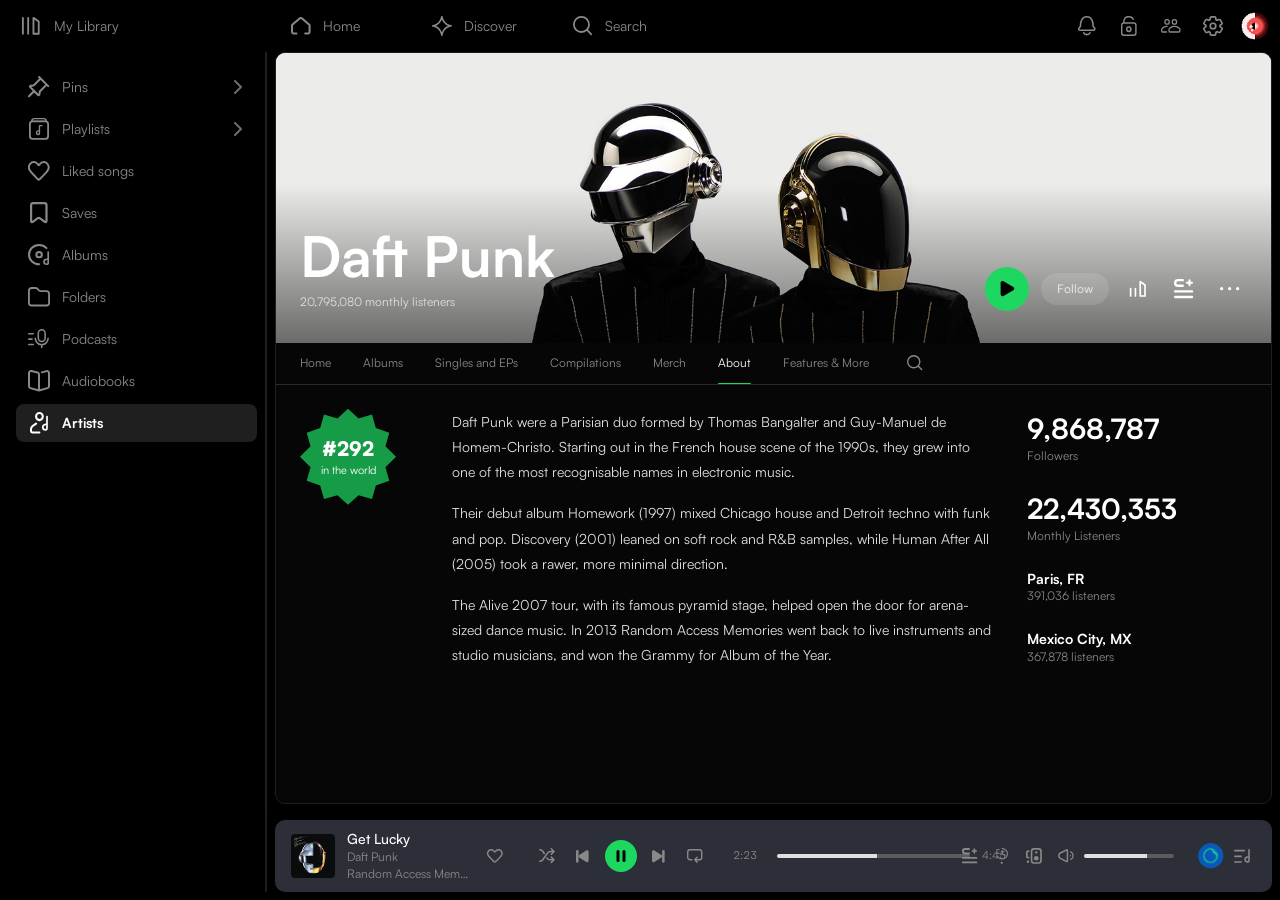
<file: pages/artist-about.html>
<!doctype html>
<html lang="en">
<head>
  <meta charset="UTF-8">
  <meta name="viewport" content="width=device-width, initial-scale=1.0">
  <meta name="description" content="Spotify web player markup clone - Daft Punk - About">
  <title>Daft Punk - About | Spotify Clone</title>
  <link rel="icon" href="../favicon.ico">
  <link rel="stylesheet" href="../assets/styles/main.css">
</head>
<body>
  <div class="app">
    <!-- =====================
      Sidebar (left navigation)
    ===================== -->
    <aside class="sidebar" aria-label="Your library">
      <nav class="sidebar__nav" aria-label="Library navigation">
        <ul class="sidebar__top">
          <li class="sidebar__item">
            <a class="sidebar__library-link" href="library.html">
              <img class="sidebar__icon" src="../assets/img/icons/library.svg" alt="">
              <span class="sidebar__label">My Library</span>
            </a>
          </li>
        </ul>
        <ul class="sidebar__list">
          <li class="sidebar__item sidebar__item--secondary">
            <a class="sidebar__link" href="library.html">
              <img class="sidebar__icon" src="../assets/img/icons/pin.svg" alt="">
              <span class="sidebar__label">Pins</span>
              <img class="sidebar__chevron" src="../assets/img/icons/chevron-right.svg" alt="">
            </a>
          </li>
          <li class="sidebar__item">
            <a class="sidebar__link" href="playlist.html">
              <img class="sidebar__icon" src="../assets/img/icons/playlist.svg" alt="">
              <span class="sidebar__label">Playlists</span>
              <img class="sidebar__chevron" src="../assets/img/icons/chevron-right.svg" alt="">
            </a>
          </li>
          <li class="sidebar__item">
            <a class="sidebar__link" href="liked-songs.html">
              <img class="sidebar__icon" src="../assets/img/icons/hearth.svg" alt="">
              <span class="sidebar__label">Liked songs</span>
            </a>
          </li>
          <li class="sidebar__item sidebar__item--secondary">
            <a class="sidebar__link" href="library.html">
              <img class="sidebar__icon" src="../assets/img/icons/bookmark.svg" alt="">
              <span class="sidebar__label">Saves</span>
            </a>
          </li>
          <li class="sidebar__item">
            <a class="sidebar__link" href="album.html">
              <img class="sidebar__icon" src="../assets/img/icons/albom.svg" alt="">
              <span class="sidebar__label">Albums</span>
            </a>
          </li>
          <li class="sidebar__item sidebar__item--secondary">
            <a class="sidebar__link" href="library.html">
              <img class="sidebar__icon" src="../assets/img/icons/folder.svg" alt="">
              <span class="sidebar__label">Folders</span>
            </a>
          </li>
          <li class="sidebar__item">
            <a class="sidebar__link" href="podcast.html">
              <img class="sidebar__icon" src="../assets/img/icons/list_microphone.svg" alt="">
              <span class="sidebar__label">Podcasts</span>
            </a>
          </li>
          <li class="sidebar__item sidebar__item--secondary">
            <a class="sidebar__link" href="library.html">
              <img class="sidebar__icon" src="../assets/img/icons/audiobook.svg" alt="">
              <span class="sidebar__label">Audiobooks</span>
            </a>
          </li>
          <li class="sidebar__item">
            <a class="sidebar__link sidebar__link--active" href="artist.html" aria-current="page">
              <img class="sidebar__icon" src="../assets/img/icons/artist.svg" alt="">
              <span class="sidebar__label">Artists</span>
            </a>
          </li>
        </ul>
      </nav>
    </aside>

    <!-- =====================
      Main Content
    ===================== -->
    <main class="main">
      <!-- =====================
        Top Header
      ===================== -->
      <header class="topbar">
        <nav class="topbar__nav" aria-label="Main">
          <ul class="topbar__tabs">
            <li>
              <a class="topbar__tab" href="../index.html">
                <img class="topbar__tab-icon" src="../assets/img/icons/home-inactive.svg" alt="">
                <span class="topbar__tab-label">Home</span>
              </a>
            </li>
            <li>
              <a class="topbar__tab" href="discover.html">
                <img class="topbar__tab-icon" src="../assets/img/icons/discover.svg" alt="">
                <span class="topbar__tab-label">Discover</span>
              </a>
            </li>
            <li>
              <a class="topbar__tab" href="search.html">
                <img class="topbar__tab-icon" src="../assets/img/icons/search.svg" alt="">
                <span class="topbar__tab-label">Search</span>
              </a>
            </li>
          </ul>
        </nav>
        <div class="topbar__actions">
          <button class="icon-btn topbar__action--optional" type="button" aria-label="Notifications"><img class="icon-btn__img" src="../assets/img/icons/notification.svg" alt=""></button>
          <button class="icon-btn topbar__action--optional" type="button" aria-label="Private session"><img class="icon-btn__img" src="../assets/img/icons/lock.svg" alt=""></button>
          <button class="icon-btn topbar__action--optional" type="button" aria-label="Friends activity"><img class="icon-btn__img" src="../assets/img/icons/users.svg" alt=""></button>
          <button class="icon-btn" type="button" aria-label="Settings"><img class="icon-btn__img" src="../assets/img/icons/settings.svg" alt=""></button>
          <a class="icon-btn" href="#" aria-label="Profile"><img class="topbar__avatar" src="../assets/img/users/user_2.png" alt="Your profile picture"></a>
        </div>
      </header>

      <div class="main__panel main__panel--flush">
        <!-- Artist hero -->
        <section class="artist-hero artist-hero--daft-punk" aria-labelledby="artist-name">
          <div>
            <h1 class="artist-hero__name" id="artist-name">Daft Punk</h1>
            <p class="artist-hero__listeners">20,795,080 monthly listeners</p>
          </div>
          <div class="artist-hero__actions">
            <button class="play-btn play-btn--lg" type="button" aria-label="Play Daft Punk"><img class="play-btn__img" src="../assets/img/icons/player/play-black.svg" alt=""></button>
            <button class="pill-btn" type="button" data-follow>Follow</button>
            <button class="icon-btn" type="button" aria-label="Add to library"><img class="icon-btn__img" src="../assets/img/icons/add_library.svg" alt=""></button>
            <button class="icon-btn" type="button" aria-label="Add to queue"><img class="icon-btn__img" src="../assets/img/icons/add-to-playlist.svg" alt=""></button>
            <button class="icon-btn" type="button" aria-label="More options"><img class="icon-btn__img" src="../assets/img/icons/dots.svg" alt=""></button>
          </div>
        </section>

        <!-- Artist menu -->
        <nav class="tabs artist-tabs" aria-label="Artist sections">
            <a class="tabs__link" href="artist.html">Home</a>
            <a class="tabs__link" href="artist-albums.html">Albums</a>
            <a class="tabs__link" href="artist-albums.html">Singles and EPs</a>
            <a class="tabs__link" href="artist-albums.html">Compilations</a>
            <a class="tabs__link" href="artist.html">Merch</a>
            <a class="tabs__link tabs__link--active" href="artist-about.html" aria-current="page">About</a>
            <a class="tabs__link" href="artist.html">Features &amp; More</a>
            <button class="icon-btn icon-btn--sm" type="button" aria-label="Search artist"><img class="icon-btn__img" src="../assets/img/icons/search.svg" alt=""></button>
        </nav>

        <div class="artist-body">
          <section class="about" aria-labelledby="about-title">
            <h2 class="visually-hidden" id="about-title">About Daft Punk</h2>
            <div class="rank-badge">
              <span class="rank-badge__value">#292</span>
              <span class="rank-badge__label">in the world</span>
            </div>
            <div class="about__text">
              <p>Daft Punk were a Parisian duo formed by Thomas Bangalter and Guy-Manuel de Homem-Christo. Starting out in the French house scene of the 1990s, they grew into one of the most recognisable names in electronic music.</p>
              <p>Their debut album Homework (1997) mixed Chicago house and Detroit techno with funk and pop. Discovery (2001) leaned on soft rock and R&amp;B samples, while Human After All (2005) took a rawer, more minimal direction.</p>
              <p>The Alive 2007 tour, with its famous pyramid stage, helped open the door for arena-sized dance music. In 2013 Random Access Memories went back to live instruments and studio musicians, and won the Grammy for Album of the Year.</p>
            </div>
            <div class="about__stats">
              <div>
                <p class="about__stat-value">9,868,787</p>
                <p class="about__stat-label">Followers</p>
              </div>
              <div>
                <p class="about__stat-value">22,430,353</p>
                <p class="about__stat-label">Monthly Listeners</p>
              </div>
              <div>
                <p class="about__stat-city">Paris, FR</p>
                <p class="about__stat-label">391,036 listeners</p>
              </div>
              <div>
                <p class="about__stat-city">Mexico City, MX</p>
                <p class="about__stat-label">367,878 listeners</p>
              </div>
            </div>
          </section>
        </div>
      </div>
    </main>
  </div>

  <!-- =====================
    Bottom Player (fixed)
  ===================== -->
  <footer class="player" aria-label="Now playing">
    <div class="player__bar">
      <!-- Left: track info -->
      <div class="player-left">
        <img class="player-left__cover" src="../assets/img/covers/small_cover.png" alt="Random Access Memories cover">
        <div class="player-left__info">
          <a class="player-left__title" href="song.html">Get Lucky</a>
          <a class="player-left__artist" href="artist.html">Daft Punk</a>
          <a class="player-left__album" href="album.html">Random Access Memories</a>
        </div>
        <span class="player-left__action"><button class="icon-btn icon-btn--sm icon-btn--on-player" type="button" aria-label="Save to Liked Songs" data-like aria-pressed="false"><img class="icon-btn__img" src="../assets/img/icons/hearth.svg" alt=""></button></span>
      </div>

      <!-- Center: playback controls + progress -->
      <div class="player-center">
        <div class="player-center__controls">
          <span class="player-center__secondary"><button class="icon-btn icon-btn--sm icon-btn--on-player" type="button" aria-label="Shuffle"><img class="icon-btn__img" src="../assets/img/icons/player/shuffle.svg" alt=""></button></span>
          <span class="player-center__secondary"><button class="icon-btn icon-btn--sm icon-btn--on-player" type="button" aria-label="Previous"><img class="icon-btn__img" src="../assets/img/icons/player/prev.svg" alt=""></button></span>
          <button class="play-btn play-btn--sm play-btn--pause" type="button" aria-label="Pause" data-play-toggle>
            <img class="play-btn__img" src="../assets/img/icons/player/pause-black.svg" alt="">
          </button>
          <span class="player-center__secondary"><button class="icon-btn icon-btn--sm icon-btn--on-player" type="button" aria-label="Next"><img class="icon-btn__img" src="../assets/img/icons/player/next.svg" alt=""></button></span>
          <span class="player-center__secondary"><button class="icon-btn icon-btn--sm icon-btn--on-player" type="button" aria-label="Repeat"><img class="icon-btn__img" src="../assets/img/icons/player/repeat.svg" alt=""></button></span>
        </div>
        <div class="player-center__progress">
          <span class="player__time">2:23</span>
          <label class="visually-hidden" for="player-progress">Song progress</label>
          <input class="range range--progress" id="player-progress" type="range" min="0" max="100" value="52" data-range>
          <span class="player__time">4:45</span>
        </div>
      </div>

      <!-- Right: extra actions + volume -->
      <div class="player-right">
        <span class="player-right__optional"><button class="icon-btn icon-btn--sm icon-btn--on-player" type="button" aria-label="Add to playlist"><img class="icon-btn__img" src="../assets/img/icons/add-to-playlist.svg" alt=""></button></span>
        <span class="player-right__optional"><button class="icon-btn icon-btn--sm icon-btn--on-player" type="button" aria-label="Lyrics"><img class="icon-btn__img" src="../assets/img/icons/now-playing.svg" alt=""></button></span>
        <button class="icon-btn icon-btn--sm icon-btn--on-player" type="button" aria-label="Connect to a device"><img class="icon-btn__img" src="../assets/img/icons/player/devices.svg" alt=""></button>
        <div class="player-right__volume">
          <button class="icon-btn icon-btn--sm icon-btn--on-player" type="button" aria-label="Mute"><img class="icon-btn__img" src="../assets/img/icons/player/volume.svg" alt=""></button>
          <label class="visually-hidden" for="player-volume">Volume</label>
          <input class="range range--volume" id="player-volume" type="range" min="0" max="100" value="70" data-range>
        </div>
        <span class="player-right__divider" aria-hidden="true"></span>
        <img class="player-right__device" src="../assets/img/icons/player/player_blue_icon.svg" alt="Listening on this computer">
        <button class="icon-btn icon-btn--sm icon-btn--on-player" type="button" aria-label="Queue"><img class="icon-btn__img" src="../assets/img/icons/player/list.svg" alt=""></button>
      </div>
    </div>
  </footer>

  <!-- =====================
    Mobile Bottom Navigation
  ===================== -->
  <nav class="mobile-nav" aria-label="Mobile navigation">
    <ul class="mobile-nav__list">
      <li><a class="mobile-nav__link" href="../index.html"><img class="mobile-nav__icon" src="../assets/img/icons/home-inactive.svg" alt="">Home</a></li>
      <li><a class="mobile-nav__link" href="discover.html"><img class="mobile-nav__icon" src="../assets/img/icons/discover.svg" alt="">Discover</a></li>
      <li><a class="mobile-nav__link" href="search.html"><img class="mobile-nav__icon" src="../assets/img/icons/search.svg" alt="">Search</a></li>
      <li><a class="mobile-nav__link" href="library.html"><img class="mobile-nav__icon" src="../assets/img/icons/library.svg" alt="">Library</a></li>
      <li><a class="mobile-nav__link" href="liked-songs.html"><img class="mobile-nav__icon" src="../assets/img/icons/me.svg" alt="">Me</a></li>
    </ul>
  </nav>

  <script src="../assets/js/main.js"></script>
</body>
</html>
</file>
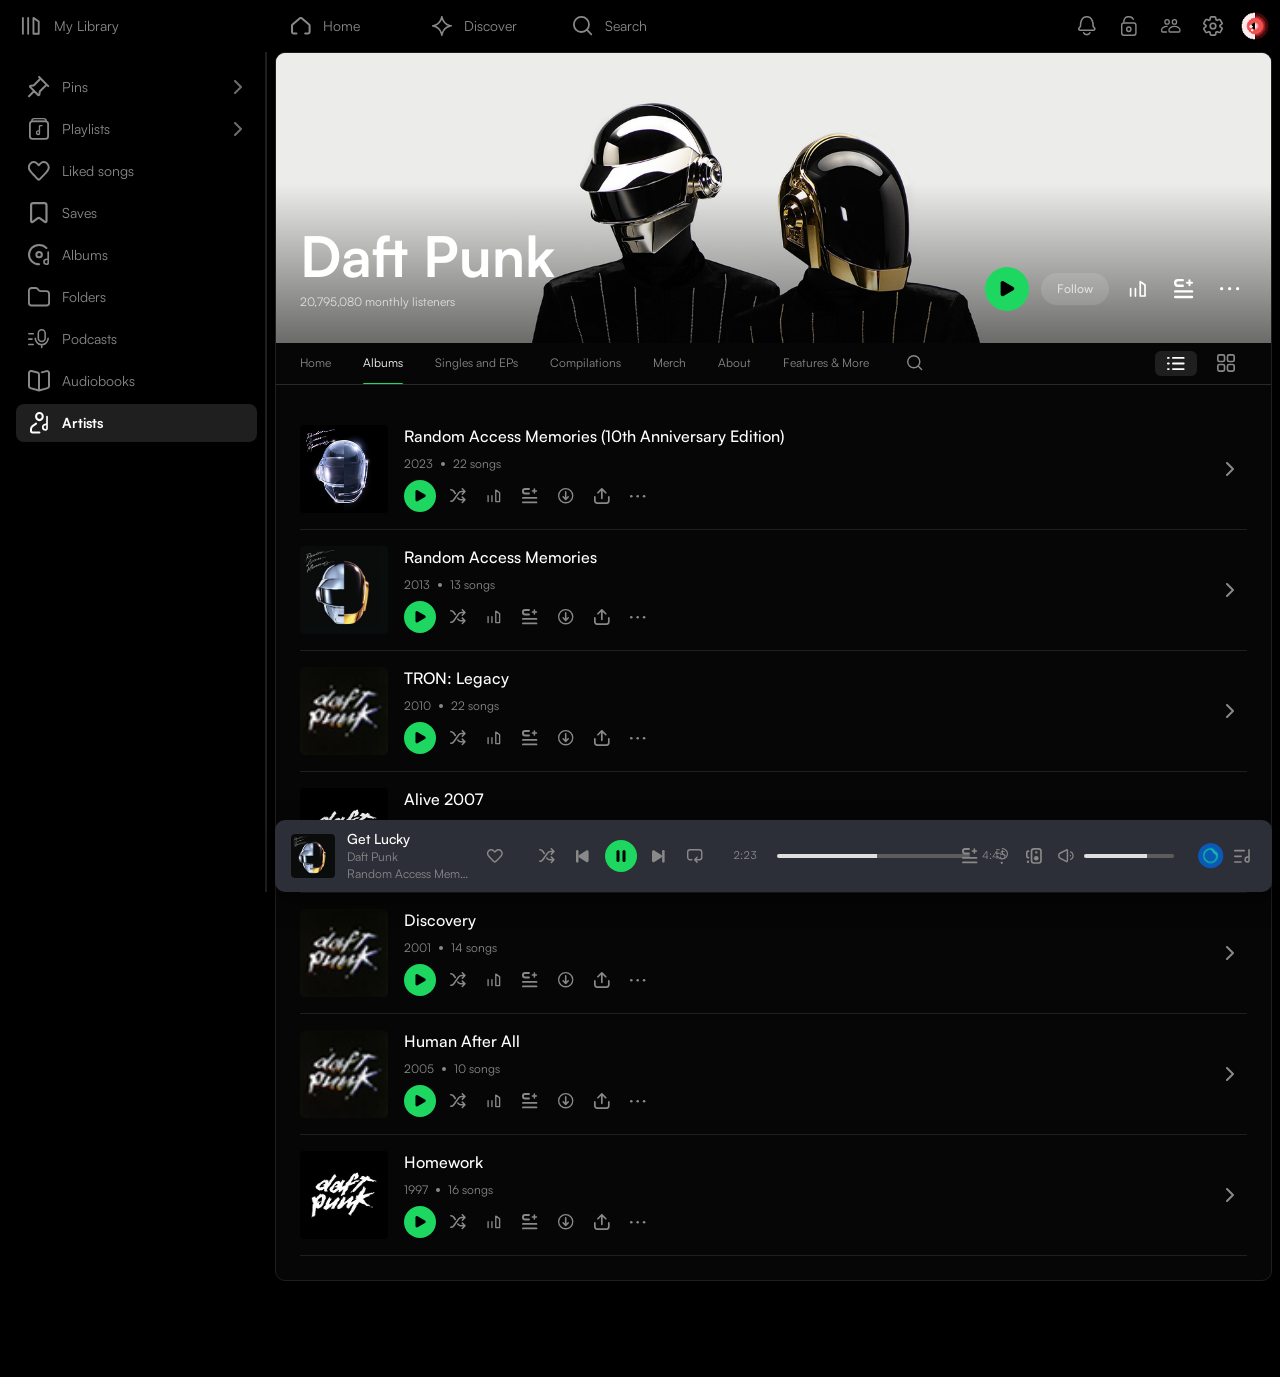
<file: pages/artist-albums-list.html>
<!doctype html>
<html lang="en">
<head>
  <meta charset="UTF-8">
  <meta name="viewport" content="width=device-width, initial-scale=1.0">
  <meta name="description" content="Spotify web player markup clone - Daft Punk - Albums">
  <title>Daft Punk - Albums | Spotify Clone</title>
  <link rel="icon" href="../favicon.ico">
  <link rel="stylesheet" href="../assets/styles/main.css">
</head>
<body>
  <div class="app">
    <!-- =====================
      Sidebar (left navigation)
    ===================== -->
    <aside class="sidebar" aria-label="Your library">
      <nav class="sidebar__nav" aria-label="Library navigation">
        <ul class="sidebar__top">
          <li class="sidebar__item">
            <a class="sidebar__library-link" href="library.html">
              <img class="sidebar__icon" src="../assets/img/icons/library.svg" alt="">
              <span class="sidebar__label">My Library</span>
            </a>
          </li>
        </ul>
        <ul class="sidebar__list">
          <li class="sidebar__item sidebar__item--secondary">
            <a class="sidebar__link" href="library.html">
              <img class="sidebar__icon" src="../assets/img/icons/pin.svg" alt="">
              <span class="sidebar__label">Pins</span>
              <img class="sidebar__chevron" src="../assets/img/icons/chevron-right.svg" alt="">
            </a>
          </li>
          <li class="sidebar__item">
            <a class="sidebar__link" href="playlist.html">
              <img class="sidebar__icon" src="../assets/img/icons/playlist.svg" alt="">
              <span class="sidebar__label">Playlists</span>
              <img class="sidebar__chevron" src="../assets/img/icons/chevron-right.svg" alt="">
            </a>
          </li>
          <li class="sidebar__item">
            <a class="sidebar__link" href="liked-songs.html">
              <img class="sidebar__icon" src="../assets/img/icons/hearth.svg" alt="">
              <span class="sidebar__label">Liked songs</span>
            </a>
          </li>
          <li class="sidebar__item sidebar__item--secondary">
            <a class="sidebar__link" href="library.html">
              <img class="sidebar__icon" src="../assets/img/icons/bookmark.svg" alt="">
              <span class="sidebar__label">Saves</span>
            </a>
          </li>
          <li class="sidebar__item">
            <a class="sidebar__link" href="album.html">
              <img class="sidebar__icon" src="../assets/img/icons/albom.svg" alt="">
              <span class="sidebar__label">Albums</span>
            </a>
          </li>
          <li class="sidebar__item sidebar__item--secondary">
            <a class="sidebar__link" href="library.html">
              <img class="sidebar__icon" src="../assets/img/icons/folder.svg" alt="">
              <span class="sidebar__label">Folders</span>
            </a>
          </li>
          <li class="sidebar__item">
            <a class="sidebar__link" href="podcast.html">
              <img class="sidebar__icon" src="../assets/img/icons/list_microphone.svg" alt="">
              <span class="sidebar__label">Podcasts</span>
            </a>
          </li>
          <li class="sidebar__item sidebar__item--secondary">
            <a class="sidebar__link" href="library.html">
              <img class="sidebar__icon" src="../assets/img/icons/audiobook.svg" alt="">
              <span class="sidebar__label">Audiobooks</span>
            </a>
          </li>
          <li class="sidebar__item">
            <a class="sidebar__link sidebar__link--active" href="artist.html" aria-current="page">
              <img class="sidebar__icon" src="../assets/img/icons/artist.svg" alt="">
              <span class="sidebar__label">Artists</span>
            </a>
          </li>
        </ul>
      </nav>
    </aside>

    <!-- =====================
      Main Content
    ===================== -->
    <main class="main">
      <!-- =====================
        Top Header
      ===================== -->
      <header class="topbar">
        <nav class="topbar__nav" aria-label="Main">
          <ul class="topbar__tabs">
            <li>
              <a class="topbar__tab" href="../index.html">
                <img class="topbar__tab-icon" src="../assets/img/icons/home-inactive.svg" alt="">
                <span class="topbar__tab-label">Home</span>
              </a>
            </li>
            <li>
              <a class="topbar__tab" href="discover.html">
                <img class="topbar__tab-icon" src="../assets/img/icons/discover.svg" alt="">
                <span class="topbar__tab-label">Discover</span>
              </a>
            </li>
            <li>
              <a class="topbar__tab" href="search.html">
                <img class="topbar__tab-icon" src="../assets/img/icons/search.svg" alt="">
                <span class="topbar__tab-label">Search</span>
              </a>
            </li>
          </ul>
        </nav>
        <div class="topbar__actions">
          <button class="icon-btn topbar__action--optional" type="button" aria-label="Notifications"><img class="icon-btn__img" src="../assets/img/icons/notification.svg" alt=""></button>
          <button class="icon-btn topbar__action--optional" type="button" aria-label="Private session"><img class="icon-btn__img" src="../assets/img/icons/lock.svg" alt=""></button>
          <button class="icon-btn topbar__action--optional" type="button" aria-label="Friends activity"><img class="icon-btn__img" src="../assets/img/icons/users.svg" alt=""></button>
          <button class="icon-btn" type="button" aria-label="Settings"><img class="icon-btn__img" src="../assets/img/icons/settings.svg" alt=""></button>
          <a class="icon-btn" href="#" aria-label="Profile"><img class="topbar__avatar" src="../assets/img/users/user_2.png" alt="Your profile picture"></a>
        </div>
      </header>

      <div class="main__panel main__panel--flush">
        <!-- Artist hero -->
        <section class="artist-hero artist-hero--daft-punk" aria-labelledby="artist-name">
          <div>
            <h1 class="artist-hero__name" id="artist-name">Daft Punk</h1>
            <p class="artist-hero__listeners">20,795,080 monthly listeners</p>
          </div>
          <div class="artist-hero__actions">
            <button class="play-btn play-btn--lg" type="button" aria-label="Play Daft Punk"><img class="play-btn__img" src="../assets/img/icons/player/play-black.svg" alt=""></button>
            <button class="pill-btn" type="button" data-follow>Follow</button>
            <button class="icon-btn" type="button" aria-label="Add to library"><img class="icon-btn__img" src="../assets/img/icons/add_library.svg" alt=""></button>
            <button class="icon-btn" type="button" aria-label="Add to queue"><img class="icon-btn__img" src="../assets/img/icons/add-to-playlist.svg" alt=""></button>
            <button class="icon-btn" type="button" aria-label="More options"><img class="icon-btn__img" src="../assets/img/icons/dots.svg" alt=""></button>
          </div>
        </section>

        <!-- Artist menu -->
        <nav class="tabs artist-tabs" aria-label="Artist sections">
            <a class="tabs__link" href="artist.html">Home</a>
            <a class="tabs__link tabs__link--active" href="artist-albums.html" aria-current="page">Albums</a>
            <a class="tabs__link" href="artist-albums.html">Singles and EPs</a>
            <a class="tabs__link" href="artist-albums.html">Compilations</a>
            <a class="tabs__link" href="artist.html">Merch</a>
            <a class="tabs__link" href="artist-about.html">About</a>
            <a class="tabs__link" href="artist.html">Features &amp; More</a>
            <button class="icon-btn icon-btn--sm" type="button" aria-label="Search artist"><img class="icon-btn__img" src="../assets/img/icons/search.svg" alt=""></button>
            <div class="tabs__end">
              <a class="toolbar__btn toolbar__btn--active" href="artist-albums-list.html" aria-label="List view"><img class="toolbar__icon" src="../assets/img/icons/list.svg" alt=""></a>
              <a class="toolbar__btn" href="artist-albums.html" aria-label="Grid view"><img class="toolbar__icon" src="../assets/img/icons/grid.svg" alt=""></a>
            </div>
        </nav>

        <div class="artist-body">
          <h2 class="visually-hidden">Albums</h2>
          <ul class="album-list">
            <li class="album-row">
              <img class="album-row__cover" src="../assets/img/albums/album_4.png" alt="Random Access Memories (10th Anniversary Edition) cover">
              <div class="album-row__body">
                <h3 class="album-row__title"><a href="album.html">Random Access Memories (10th Anniversary Edition)</a></h3>
                <p class="album-row__meta"><span>2023</span><span class="dot-separator" aria-hidden="true"></span><span>22 songs</span></p>
                <div class="album-row__actions">
                  <button class="play-btn play-btn--sm" type="button" aria-label="Play Random Access Memories (10th Anniversary Edition)"><img class="play-btn__img" src="../assets/img/icons/player/play-black.svg" alt=""></button>
                  <span class="album-row__secondary"><button class="icon-btn icon-btn--sm" type="button" aria-label="Shuffle"><img class="icon-btn__img" src="../assets/img/icons/player/shuffle.svg" alt=""></button></span>
                  <button class="icon-btn icon-btn--sm" type="button" aria-label="Save"><img class="icon-btn__img" src="../assets/img/icons/add_library.svg" alt=""></button>
                  <span class="album-row__secondary"><button class="icon-btn icon-btn--sm" type="button" aria-label="Add to queue"><img class="icon-btn__img" src="../assets/img/icons/add-to-playlist.svg" alt=""></button></span>
                  <span class="album-row__secondary"><button class="icon-btn icon-btn--sm" type="button" aria-label="Download"><img class="icon-btn__img" src="../assets/img/icons/download.svg" alt=""></button></span>
                  <button class="icon-btn icon-btn--sm" type="button" aria-label="Share"><img class="icon-btn__img" src="../assets/img/icons/upload.svg" alt=""></button>
                  <button class="icon-btn icon-btn--sm" type="button" aria-label="More options"><img class="icon-btn__img" src="../assets/img/icons/dots.svg" alt=""></button>
                </div>
              </div>
              <a class="icon-btn" href="album.html" aria-label="Open Random Access Memories (10th Anniversary Edition)"><img class="icon-btn__img" src="../assets/img/icons/chevron-right.svg" alt=""></a>
            </li>
            <li class="album-row">
              <img class="album-row__cover" src="../assets/img/albums/album_1.png" alt="Random Access Memories cover">
              <div class="album-row__body">
                <h3 class="album-row__title"><a href="album.html">Random Access Memories</a></h3>
                <p class="album-row__meta"><span>2013</span><span class="dot-separator" aria-hidden="true"></span><span>13 songs</span></p>
                <div class="album-row__actions">
                  <button class="play-btn play-btn--sm" type="button" aria-label="Play Random Access Memories"><img class="play-btn__img" src="../assets/img/icons/player/play-black.svg" alt=""></button>
                  <span class="album-row__secondary"><button class="icon-btn icon-btn--sm" type="button" aria-label="Shuffle"><img class="icon-btn__img" src="../assets/img/icons/player/shuffle.svg" alt=""></button></span>
                  <button class="icon-btn icon-btn--sm" type="button" aria-label="Save"><img class="icon-btn__img" src="../assets/img/icons/add_library.svg" alt=""></button>
                  <span class="album-row__secondary"><button class="icon-btn icon-btn--sm" type="button" aria-label="Add to queue"><img class="icon-btn__img" src="../assets/img/icons/add-to-playlist.svg" alt=""></button></span>
                  <span class="album-row__secondary"><button class="icon-btn icon-btn--sm" type="button" aria-label="Download"><img class="icon-btn__img" src="../assets/img/icons/download.svg" alt=""></button></span>
                  <button class="icon-btn icon-btn--sm" type="button" aria-label="Share"><img class="icon-btn__img" src="../assets/img/icons/upload.svg" alt=""></button>
                  <button class="icon-btn icon-btn--sm" type="button" aria-label="More options"><img class="icon-btn__img" src="../assets/img/icons/dots.svg" alt=""></button>
                </div>
              </div>
              <a class="icon-btn" href="album.html" aria-label="Open Random Access Memories"><img class="icon-btn__img" src="../assets/img/icons/chevron-right.svg" alt=""></a>
            </li>
            <li class="album-row">
              <img class="album-row__cover" src="../assets/img/covers/cover_20.png" alt="TRON: Legacy cover">
              <div class="album-row__body">
                <h3 class="album-row__title"><a href="album.html">TRON: Legacy</a></h3>
                <p class="album-row__meta"><span>2010</span><span class="dot-separator" aria-hidden="true"></span><span>22 songs</span></p>
                <div class="album-row__actions">
                  <button class="play-btn play-btn--sm" type="button" aria-label="Play TRON: Legacy"><img class="play-btn__img" src="../assets/img/icons/player/play-black.svg" alt=""></button>
                  <span class="album-row__secondary"><button class="icon-btn icon-btn--sm" type="button" aria-label="Shuffle"><img class="icon-btn__img" src="../assets/img/icons/player/shuffle.svg" alt=""></button></span>
                  <button class="icon-btn icon-btn--sm" type="button" aria-label="Save"><img class="icon-btn__img" src="../assets/img/icons/add_library.svg" alt=""></button>
                  <span class="album-row__secondary"><button class="icon-btn icon-btn--sm" type="button" aria-label="Add to queue"><img class="icon-btn__img" src="../assets/img/icons/add-to-playlist.svg" alt=""></button></span>
                  <span class="album-row__secondary"><button class="icon-btn icon-btn--sm" type="button" aria-label="Download"><img class="icon-btn__img" src="../assets/img/icons/download.svg" alt=""></button></span>
                  <button class="icon-btn icon-btn--sm" type="button" aria-label="Share"><img class="icon-btn__img" src="../assets/img/icons/upload.svg" alt=""></button>
                  <button class="icon-btn icon-btn--sm" type="button" aria-label="More options"><img class="icon-btn__img" src="../assets/img/icons/dots.svg" alt=""></button>
                </div>
              </div>
              <a class="icon-btn" href="album.html" aria-label="Open TRON: Legacy"><img class="icon-btn__img" src="../assets/img/icons/chevron-right.svg" alt=""></a>
            </li>
            <li class="album-row">
              <img class="album-row__cover" src="../assets/img/covers/cover_22.png" alt="Alive 2007 cover">
              <div class="album-row__body">
                <h3 class="album-row__title"><a href="album.html">Alive 2007</a></h3>
                <p class="album-row__meta"><span>2007</span><span class="dot-separator" aria-hidden="true"></span><span>12 songs</span></p>
                <div class="album-row__actions">
                  <button class="play-btn play-btn--sm" type="button" aria-label="Play Alive 2007"><img class="play-btn__img" src="../assets/img/icons/player/play-black.svg" alt=""></button>
                  <span class="album-row__secondary"><button class="icon-btn icon-btn--sm" type="button" aria-label="Shuffle"><img class="icon-btn__img" src="../assets/img/icons/player/shuffle.svg" alt=""></button></span>
                  <button class="icon-btn icon-btn--sm" type="button" aria-label="Save"><img class="icon-btn__img" src="../assets/img/icons/add_library.svg" alt=""></button>
                  <span class="album-row__secondary"><button class="icon-btn icon-btn--sm" type="button" aria-label="Add to queue"><img class="icon-btn__img" src="../assets/img/icons/add-to-playlist.svg" alt=""></button></span>
                  <span class="album-row__secondary"><button class="icon-btn icon-btn--sm" type="button" aria-label="Download"><img class="icon-btn__img" src="../assets/img/icons/download.svg" alt=""></button></span>
                  <button class="icon-btn icon-btn--sm" type="button" aria-label="Share"><img class="icon-btn__img" src="../assets/img/icons/upload.svg" alt=""></button>
                  <button class="icon-btn icon-btn--sm" type="button" aria-label="More options"><img class="icon-btn__img" src="../assets/img/icons/dots.svg" alt=""></button>
                </div>
              </div>
              <a class="icon-btn" href="album.html" aria-label="Open Alive 2007"><img class="icon-btn__img" src="../assets/img/icons/chevron-right.svg" alt=""></a>
            </li>
            <li class="album-row">
              <img class="album-row__cover" src="../assets/img/albums/one-more-time.png" alt="Discovery cover">
              <div class="album-row__body">
                <h3 class="album-row__title"><a href="album.html">Discovery</a></h3>
                <p class="album-row__meta"><span>2001</span><span class="dot-separator" aria-hidden="true"></span><span>14 songs</span></p>
                <div class="album-row__actions">
                  <button class="play-btn play-btn--sm" type="button" aria-label="Play Discovery"><img class="play-btn__img" src="../assets/img/icons/player/play-black.svg" alt=""></button>
                  <span class="album-row__secondary"><button class="icon-btn icon-btn--sm" type="button" aria-label="Shuffle"><img class="icon-btn__img" src="../assets/img/icons/player/shuffle.svg" alt=""></button></span>
                  <button class="icon-btn icon-btn--sm" type="button" aria-label="Save"><img class="icon-btn__img" src="../assets/img/icons/add_library.svg" alt=""></button>
                  <span class="album-row__secondary"><button class="icon-btn icon-btn--sm" type="button" aria-label="Add to queue"><img class="icon-btn__img" src="../assets/img/icons/add-to-playlist.svg" alt=""></button></span>
                  <span class="album-row__secondary"><button class="icon-btn icon-btn--sm" type="button" aria-label="Download"><img class="icon-btn__img" src="../assets/img/icons/download.svg" alt=""></button></span>
                  <button class="icon-btn icon-btn--sm" type="button" aria-label="Share"><img class="icon-btn__img" src="../assets/img/icons/upload.svg" alt=""></button>
                  <button class="icon-btn icon-btn--sm" type="button" aria-label="More options"><img class="icon-btn__img" src="../assets/img/icons/dots.svg" alt=""></button>
                </div>
              </div>
              <a class="icon-btn" href="album.html" aria-label="Open Discovery"><img class="icon-btn__img" src="../assets/img/icons/chevron-right.svg" alt=""></a>
            </li>
            <li class="album-row">
              <img class="album-row__cover" src="../assets/img/covers/cover_20.png" alt="Human After All cover">
              <div class="album-row__body">
                <h3 class="album-row__title"><a href="album.html">Human After All</a></h3>
                <p class="album-row__meta"><span>2005</span><span class="dot-separator" aria-hidden="true"></span><span>10 songs</span></p>
                <div class="album-row__actions">
                  <button class="play-btn play-btn--sm" type="button" aria-label="Play Human After All"><img class="play-btn__img" src="../assets/img/icons/player/play-black.svg" alt=""></button>
                  <span class="album-row__secondary"><button class="icon-btn icon-btn--sm" type="button" aria-label="Shuffle"><img class="icon-btn__img" src="../assets/img/icons/player/shuffle.svg" alt=""></button></span>
                  <button class="icon-btn icon-btn--sm" type="button" aria-label="Save"><img class="icon-btn__img" src="../assets/img/icons/add_library.svg" alt=""></button>
                  <span class="album-row__secondary"><button class="icon-btn icon-btn--sm" type="button" aria-label="Add to queue"><img class="icon-btn__img" src="../assets/img/icons/add-to-playlist.svg" alt=""></button></span>
                  <span class="album-row__secondary"><button class="icon-btn icon-btn--sm" type="button" aria-label="Download"><img class="icon-btn__img" src="../assets/img/icons/download.svg" alt=""></button></span>
                  <button class="icon-btn icon-btn--sm" type="button" aria-label="Share"><img class="icon-btn__img" src="../assets/img/icons/upload.svg" alt=""></button>
                  <button class="icon-btn icon-btn--sm" type="button" aria-label="More options"><img class="icon-btn__img" src="../assets/img/icons/dots.svg" alt=""></button>
                </div>
              </div>
              <a class="icon-btn" href="album.html" aria-label="Open Human After All"><img class="icon-btn__img" src="../assets/img/icons/chevron-right.svg" alt=""></a>
            </li>
            <li class="album-row">
              <img class="album-row__cover" src="../assets/img/covers/cover_22.png" alt="Homework cover">
              <div class="album-row__body">
                <h3 class="album-row__title"><a href="album.html">Homework</a></h3>
                <p class="album-row__meta"><span>1997</span><span class="dot-separator" aria-hidden="true"></span><span>16 songs</span></p>
                <div class="album-row__actions">
                  <button class="play-btn play-btn--sm" type="button" aria-label="Play Homework"><img class="play-btn__img" src="../assets/img/icons/player/play-black.svg" alt=""></button>
                  <span class="album-row__secondary"><button class="icon-btn icon-btn--sm" type="button" aria-label="Shuffle"><img class="icon-btn__img" src="../assets/img/icons/player/shuffle.svg" alt=""></button></span>
                  <button class="icon-btn icon-btn--sm" type="button" aria-label="Save"><img class="icon-btn__img" src="../assets/img/icons/add_library.svg" alt=""></button>
                  <span class="album-row__secondary"><button class="icon-btn icon-btn--sm" type="button" aria-label="Add to queue"><img class="icon-btn__img" src="../assets/img/icons/add-to-playlist.svg" alt=""></button></span>
                  <span class="album-row__secondary"><button class="icon-btn icon-btn--sm" type="button" aria-label="Download"><img class="icon-btn__img" src="../assets/img/icons/download.svg" alt=""></button></span>
                  <button class="icon-btn icon-btn--sm" type="button" aria-label="Share"><img class="icon-btn__img" src="../assets/img/icons/upload.svg" alt=""></button>
                  <button class="icon-btn icon-btn--sm" type="button" aria-label="More options"><img class="icon-btn__img" src="../assets/img/icons/dots.svg" alt=""></button>
                </div>
              </div>
              <a class="icon-btn" href="album.html" aria-label="Open Homework"><img class="icon-btn__img" src="../assets/img/icons/chevron-right.svg" alt=""></a>
            </li>
          </ul>
        </div>
      </div>
    </main>
  </div>

  <!-- =====================
    Bottom Player (fixed)
  ===================== -->
  <footer class="player" aria-label="Now playing">
    <div class="player__bar">
      <!-- Left: track info -->
      <div class="player-left">
        <img class="player-left__cover" src="../assets/img/covers/small_cover.png" alt="Random Access Memories cover">
        <div class="player-left__info">
          <a class="player-left__title" href="song.html">Get Lucky</a>
          <a class="player-left__artist" href="artist.html">Daft Punk</a>
          <a class="player-left__album" href="album.html">Random Access Memories</a>
        </div>
        <span class="player-left__action"><button class="icon-btn icon-btn--sm icon-btn--on-player" type="button" aria-label="Save to Liked Songs" data-like aria-pressed="false"><img class="icon-btn__img" src="../assets/img/icons/hearth.svg" alt=""></button></span>
      </div>

      <!-- Center: playback controls + progress -->
      <div class="player-center">
        <div class="player-center__controls">
          <span class="player-center__secondary"><button class="icon-btn icon-btn--sm icon-btn--on-player" type="button" aria-label="Shuffle"><img class="icon-btn__img" src="../assets/img/icons/player/shuffle.svg" alt=""></button></span>
          <span class="player-center__secondary"><button class="icon-btn icon-btn--sm icon-btn--on-player" type="button" aria-label="Previous"><img class="icon-btn__img" src="../assets/img/icons/player/prev.svg" alt=""></button></span>
          <button class="play-btn play-btn--sm play-btn--pause" type="button" aria-label="Pause" data-play-toggle>
            <img class="play-btn__img" src="../assets/img/icons/player/pause-black.svg" alt="">
          </button>
          <span class="player-center__secondary"><button class="icon-btn icon-btn--sm icon-btn--on-player" type="button" aria-label="Next"><img class="icon-btn__img" src="../assets/img/icons/player/next.svg" alt=""></button></span>
          <span class="player-center__secondary"><button class="icon-btn icon-btn--sm icon-btn--on-player" type="button" aria-label="Repeat"><img class="icon-btn__img" src="../assets/img/icons/player/repeat.svg" alt=""></button></span>
        </div>
        <div class="player-center__progress">
          <span class="player__time">2:23</span>
          <label class="visually-hidden" for="player-progress">Song progress</label>
          <input class="range range--progress" id="player-progress" type="range" min="0" max="100" value="52" data-range>
          <span class="player__time">4:45</span>
        </div>
      </div>

      <!-- Right: extra actions + volume -->
      <div class="player-right">
        <span class="player-right__optional"><button class="icon-btn icon-btn--sm icon-btn--on-player" type="button" aria-label="Add to playlist"><img class="icon-btn__img" src="../assets/img/icons/add-to-playlist.svg" alt=""></button></span>
        <span class="player-right__optional"><button class="icon-btn icon-btn--sm icon-btn--on-player" type="button" aria-label="Lyrics"><img class="icon-btn__img" src="../assets/img/icons/now-playing.svg" alt=""></button></span>
        <button class="icon-btn icon-btn--sm icon-btn--on-player" type="button" aria-label="Connect to a device"><img class="icon-btn__img" src="../assets/img/icons/player/devices.svg" alt=""></button>
        <div class="player-right__volume">
          <button class="icon-btn icon-btn--sm icon-btn--on-player" type="button" aria-label="Mute"><img class="icon-btn__img" src="../assets/img/icons/player/volume.svg" alt=""></button>
          <label class="visually-hidden" for="player-volume">Volume</label>
          <input class="range range--volume" id="player-volume" type="range" min="0" max="100" value="70" data-range>
        </div>
        <span class="player-right__divider" aria-hidden="true"></span>
        <img class="player-right__device" src="../assets/img/icons/player/player_blue_icon.svg" alt="Listening on this computer">
        <button class="icon-btn icon-btn--sm icon-btn--on-player" type="button" aria-label="Queue"><img class="icon-btn__img" src="../assets/img/icons/player/list.svg" alt=""></button>
      </div>
    </div>
  </footer>

  <!-- =====================
    Mobile Bottom Navigation
  ===================== -->
  <nav class="mobile-nav" aria-label="Mobile navigation">
    <ul class="mobile-nav__list">
      <li><a class="mobile-nav__link" href="../index.html"><img class="mobile-nav__icon" src="../assets/img/icons/home-inactive.svg" alt="">Home</a></li>
      <li><a class="mobile-nav__link" href="discover.html"><img class="mobile-nav__icon" src="../assets/img/icons/discover.svg" alt="">Discover</a></li>
      <li><a class="mobile-nav__link" href="search.html"><img class="mobile-nav__icon" src="../assets/img/icons/search.svg" alt="">Search</a></li>
      <li><a class="mobile-nav__link" href="library.html"><img class="mobile-nav__icon" src="../assets/img/icons/library.svg" alt="">Library</a></li>
      <li><a class="mobile-nav__link" href="liked-songs.html"><img class="mobile-nav__icon" src="../assets/img/icons/me.svg" alt="">Me</a></li>
    </ul>
  </nav>

  <script src="../assets/js/main.js"></script>
</body>
</html>
</file>
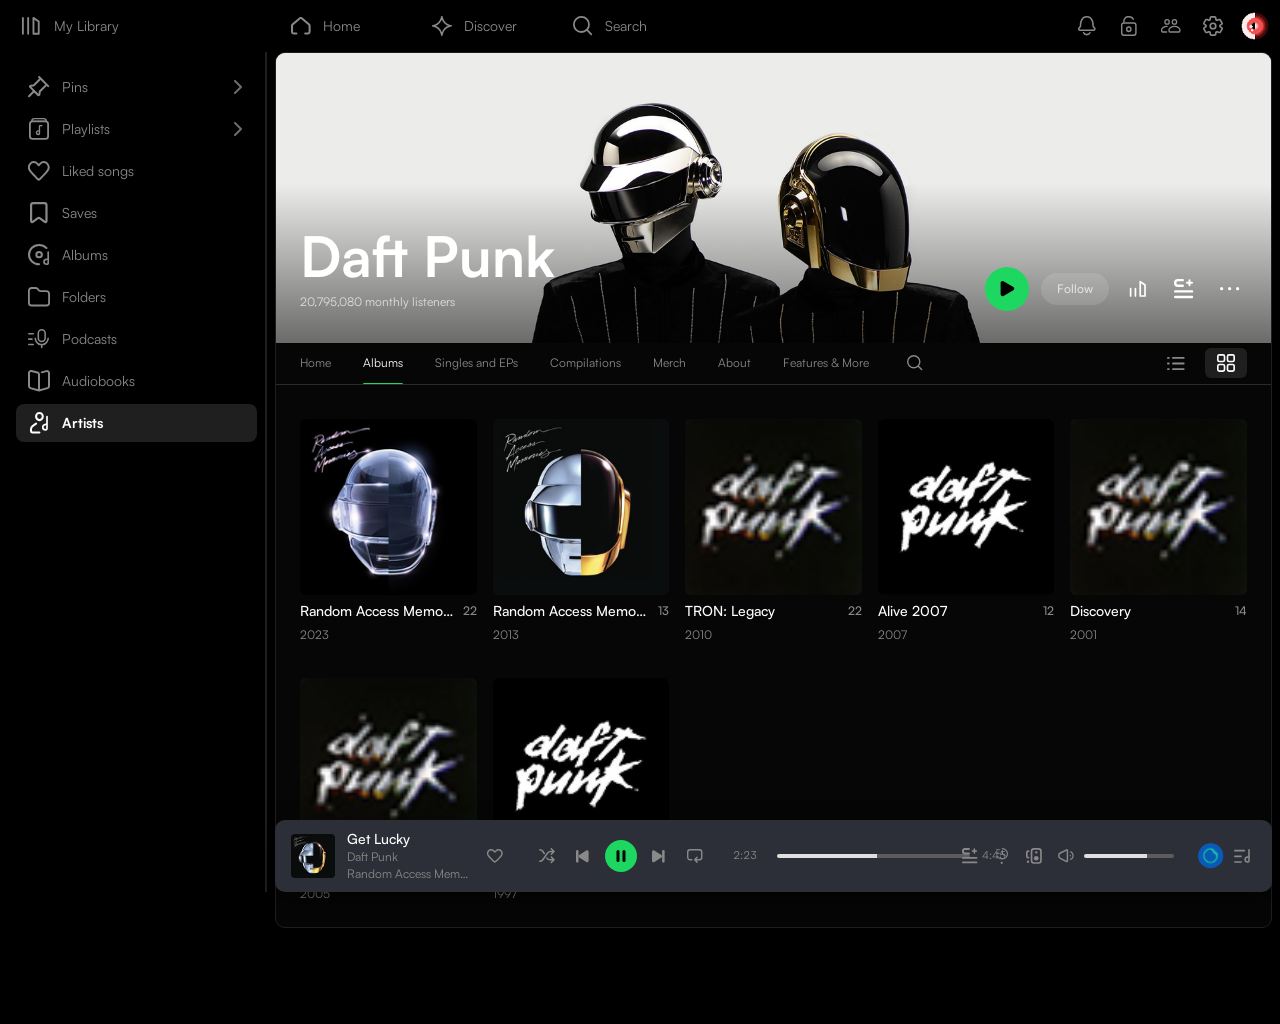
<file: pages/artist-albums.html>
<!doctype html>
<html lang="en">
<head>
  <meta charset="UTF-8">
  <meta name="viewport" content="width=device-width, initial-scale=1.0">
  <meta name="description" content="Spotify web player markup clone - Daft Punk - Albums">
  <title>Daft Punk - Albums | Spotify Clone</title>
  <link rel="icon" href="../favicon.ico">
  <link rel="stylesheet" href="../assets/styles/main.css">
</head>
<body>
  <div class="app">
    <!-- =====================
      Sidebar (left navigation)
    ===================== -->
    <aside class="sidebar" aria-label="Your library">
      <nav class="sidebar__nav" aria-label="Library navigation">
        <ul class="sidebar__top">
          <li class="sidebar__item">
            <a class="sidebar__library-link" href="library.html">
              <img class="sidebar__icon" src="../assets/img/icons/library.svg" alt="">
              <span class="sidebar__label">My Library</span>
            </a>
          </li>
        </ul>
        <ul class="sidebar__list">
          <li class="sidebar__item sidebar__item--secondary">
            <a class="sidebar__link" href="library.html">
              <img class="sidebar__icon" src="../assets/img/icons/pin.svg" alt="">
              <span class="sidebar__label">Pins</span>
              <img class="sidebar__chevron" src="../assets/img/icons/chevron-right.svg" alt="">
            </a>
          </li>
          <li class="sidebar__item">
            <a class="sidebar__link" href="playlist.html">
              <img class="sidebar__icon" src="../assets/img/icons/playlist.svg" alt="">
              <span class="sidebar__label">Playlists</span>
              <img class="sidebar__chevron" src="../assets/img/icons/chevron-right.svg" alt="">
            </a>
          </li>
          <li class="sidebar__item">
            <a class="sidebar__link" href="liked-songs.html">
              <img class="sidebar__icon" src="../assets/img/icons/hearth.svg" alt="">
              <span class="sidebar__label">Liked songs</span>
            </a>
          </li>
          <li class="sidebar__item sidebar__item--secondary">
            <a class="sidebar__link" href="library.html">
              <img class="sidebar__icon" src="../assets/img/icons/bookmark.svg" alt="">
              <span class="sidebar__label">Saves</span>
            </a>
          </li>
          <li class="sidebar__item">
            <a class="sidebar__link" href="album.html">
              <img class="sidebar__icon" src="../assets/img/icons/albom.svg" alt="">
              <span class="sidebar__label">Albums</span>
            </a>
          </li>
          <li class="sidebar__item sidebar__item--secondary">
            <a class="sidebar__link" href="library.html">
              <img class="sidebar__icon" src="../assets/img/icons/folder.svg" alt="">
              <span class="sidebar__label">Folders</span>
            </a>
          </li>
          <li class="sidebar__item">
            <a class="sidebar__link" href="podcast.html">
              <img class="sidebar__icon" src="../assets/img/icons/list_microphone.svg" alt="">
              <span class="sidebar__label">Podcasts</span>
            </a>
          </li>
          <li class="sidebar__item sidebar__item--secondary">
            <a class="sidebar__link" href="library.html">
              <img class="sidebar__icon" src="../assets/img/icons/audiobook.svg" alt="">
              <span class="sidebar__label">Audiobooks</span>
            </a>
          </li>
          <li class="sidebar__item">
            <a class="sidebar__link sidebar__link--active" href="artist.html" aria-current="page">
              <img class="sidebar__icon" src="../assets/img/icons/artist.svg" alt="">
              <span class="sidebar__label">Artists</span>
            </a>
          </li>
        </ul>
      </nav>
    </aside>

    <!-- =====================
      Main Content
    ===================== -->
    <main class="main">
      <!-- =====================
        Top Header
      ===================== -->
      <header class="topbar">
        <nav class="topbar__nav" aria-label="Main">
          <ul class="topbar__tabs">
            <li>
              <a class="topbar__tab" href="../index.html">
                <img class="topbar__tab-icon" src="../assets/img/icons/home-inactive.svg" alt="">
                <span class="topbar__tab-label">Home</span>
              </a>
            </li>
            <li>
              <a class="topbar__tab" href="discover.html">
                <img class="topbar__tab-icon" src="../assets/img/icons/discover.svg" alt="">
                <span class="topbar__tab-label">Discover</span>
              </a>
            </li>
            <li>
              <a class="topbar__tab" href="search.html">
                <img class="topbar__tab-icon" src="../assets/img/icons/search.svg" alt="">
                <span class="topbar__tab-label">Search</span>
              </a>
            </li>
          </ul>
        </nav>
        <div class="topbar__actions">
          <button class="icon-btn topbar__action--optional" type="button" aria-label="Notifications"><img class="icon-btn__img" src="../assets/img/icons/notification.svg" alt=""></button>
          <button class="icon-btn topbar__action--optional" type="button" aria-label="Private session"><img class="icon-btn__img" src="../assets/img/icons/lock.svg" alt=""></button>
          <button class="icon-btn topbar__action--optional" type="button" aria-label="Friends activity"><img class="icon-btn__img" src="../assets/img/icons/users.svg" alt=""></button>
          <button class="icon-btn" type="button" aria-label="Settings"><img class="icon-btn__img" src="../assets/img/icons/settings.svg" alt=""></button>
          <a class="icon-btn" href="#" aria-label="Profile"><img class="topbar__avatar" src="../assets/img/users/user_2.png" alt="Your profile picture"></a>
        </div>
      </header>

      <div class="main__panel main__panel--flush">
        <!-- Artist hero -->
        <section class="artist-hero artist-hero--daft-punk" aria-labelledby="artist-name">
          <div>
            <h1 class="artist-hero__name" id="artist-name">Daft Punk</h1>
            <p class="artist-hero__listeners">20,795,080 monthly listeners</p>
          </div>
          <div class="artist-hero__actions">
            <button class="play-btn play-btn--lg" type="button" aria-label="Play Daft Punk"><img class="play-btn__img" src="../assets/img/icons/player/play-black.svg" alt=""></button>
            <button class="pill-btn" type="button" data-follow>Follow</button>
            <button class="icon-btn" type="button" aria-label="Add to library"><img class="icon-btn__img" src="../assets/img/icons/add_library.svg" alt=""></button>
            <button class="icon-btn" type="button" aria-label="Add to queue"><img class="icon-btn__img" src="../assets/img/icons/add-to-playlist.svg" alt=""></button>
            <button class="icon-btn" type="button" aria-label="More options"><img class="icon-btn__img" src="../assets/img/icons/dots.svg" alt=""></button>
          </div>
        </section>

        <!-- Artist menu -->
        <nav class="tabs artist-tabs" aria-label="Artist sections">
            <a class="tabs__link" href="artist.html">Home</a>
            <a class="tabs__link tabs__link--active" href="artist-albums.html" aria-current="page">Albums</a>
            <a class="tabs__link" href="artist-albums.html">Singles and EPs</a>
            <a class="tabs__link" href="artist-albums.html">Compilations</a>
            <a class="tabs__link" href="artist.html">Merch</a>
            <a class="tabs__link" href="artist-about.html">About</a>
            <a class="tabs__link" href="artist.html">Features &amp; More</a>
            <button class="icon-btn icon-btn--sm" type="button" aria-label="Search artist"><img class="icon-btn__img" src="../assets/img/icons/search.svg" alt=""></button>
            <div class="tabs__end">
              <a class="toolbar__btn" href="artist-albums-list.html" aria-label="List view"><img class="toolbar__icon" src="../assets/img/icons/list.svg" alt=""></a>
              <a class="toolbar__btn toolbar__btn--active" href="artist-albums.html" aria-label="Grid view"><img class="toolbar__icon" src="../assets/img/icons/grid.svg" alt=""></a>
            </div>
        </nav>

        <div class="artist-body">
          <h2 class="visually-hidden">Albums</h2>
          <ul class="card-grid">
            <li class="card-row__item">
              <a class="card" href="album.html">
                <div class="card__cover">
                  <img class="card__img" src="../assets/img/albums/album_4.png" alt="Random Access Memories (10th Anniversary Edition) cover" loading="lazy">
                  <span class="card__play" aria-hidden="true"><img class="card__play-icon" src="../assets/img/icons/player/play-black.svg" alt=""></span>
                </div>
                <div class="card__meta">
                  <h3 class="card__title">Random Access Memories (10th Anniversary Edition)</h3>
                  <span class="card__count">22</span>
                </div>
                <p class="card__desc">2023</p>
              </a>
            </li>
            <li class="card-row__item">
              <a class="card" href="album.html">
                <div class="card__cover">
                  <img class="card__img" src="../assets/img/albums/album_1.png" alt="Random Access Memories cover" loading="lazy">
                  <span class="card__play" aria-hidden="true"><img class="card__play-icon" src="../assets/img/icons/player/play-black.svg" alt=""></span>
                </div>
                <div class="card__meta">
                  <h3 class="card__title">Random Access Memories</h3>
                  <span class="card__count">13</span>
                </div>
                <p class="card__desc">2013</p>
              </a>
            </li>
            <li class="card-row__item">
              <a class="card" href="album.html">
                <div class="card__cover">
                  <img class="card__img" src="../assets/img/covers/cover_20.png" alt="TRON: Legacy cover" loading="lazy">
                  <span class="card__play" aria-hidden="true"><img class="card__play-icon" src="../assets/img/icons/player/play-black.svg" alt=""></span>
                </div>
                <div class="card__meta">
                  <h3 class="card__title">TRON: Legacy</h3>
                  <span class="card__count">22</span>
                </div>
                <p class="card__desc">2010</p>
              </a>
            </li>
            <li class="card-row__item">
              <a class="card" href="album.html">
                <div class="card__cover">
                  <img class="card__img" src="../assets/img/covers/cover_22.png" alt="Alive 2007 cover" loading="lazy">
                  <span class="card__play" aria-hidden="true"><img class="card__play-icon" src="../assets/img/icons/player/play-black.svg" alt=""></span>
                </div>
                <div class="card__meta">
                  <h3 class="card__title">Alive 2007</h3>
                  <span class="card__count">12</span>
                </div>
                <p class="card__desc">2007</p>
              </a>
            </li>
            <li class="card-row__item">
              <a class="card" href="album.html">
                <div class="card__cover">
                  <img class="card__img" src="../assets/img/albums/one-more-time.png" alt="Discovery cover" loading="lazy">
                  <span class="card__play" aria-hidden="true"><img class="card__play-icon" src="../assets/img/icons/player/play-black.svg" alt=""></span>
                </div>
                <div class="card__meta">
                  <h3 class="card__title">Discovery</h3>
                  <span class="card__count">14</span>
                </div>
                <p class="card__desc">2001</p>
              </a>
            </li>
            <li class="card-row__item">
              <a class="card" href="album.html">
                <div class="card__cover">
                  <img class="card__img" src="../assets/img/covers/cover_20.png" alt="Human After All cover" loading="lazy">
                  <span class="card__play" aria-hidden="true"><img class="card__play-icon" src="../assets/img/icons/player/play-black.svg" alt=""></span>
                </div>
                <div class="card__meta">
                  <h3 class="card__title">Human After All</h3>
                  <span class="card__count">10</span>
                </div>
                <p class="card__desc">2005</p>
              </a>
            </li>
            <li class="card-row__item">
              <a class="card" href="album.html">
                <div class="card__cover">
                  <img class="card__img" src="../assets/img/covers/cover_22.png" alt="Homework cover" loading="lazy">
                  <span class="card__play" aria-hidden="true"><img class="card__play-icon" src="../assets/img/icons/player/play-black.svg" alt=""></span>
                </div>
                <div class="card__meta">
                  <h3 class="card__title">Homework</h3>
                  <span class="card__count">16</span>
                </div>
                <p class="card__desc">1997</p>
              </a>
            </li>
          </ul>
        </div>
      </div>
    </main>
  </div>

  <!-- =====================
    Bottom Player (fixed)
  ===================== -->
  <footer class="player" aria-label="Now playing">
    <div class="player__bar">
      <!-- Left: track info -->
      <div class="player-left">
        <img class="player-left__cover" src="../assets/img/covers/small_cover.png" alt="Random Access Memories cover">
        <div class="player-left__info">
          <a class="player-left__title" href="song.html">Get Lucky</a>
          <a class="player-left__artist" href="artist.html">Daft Punk</a>
          <a class="player-left__album" href="album.html">Random Access Memories</a>
        </div>
        <span class="player-left__action"><button class="icon-btn icon-btn--sm icon-btn--on-player" type="button" aria-label="Save to Liked Songs" data-like aria-pressed="false"><img class="icon-btn__img" src="../assets/img/icons/hearth.svg" alt=""></button></span>
      </div>

      <!-- Center: playback controls + progress -->
      <div class="player-center">
        <div class="player-center__controls">
          <span class="player-center__secondary"><button class="icon-btn icon-btn--sm icon-btn--on-player" type="button" aria-label="Shuffle"><img class="icon-btn__img" src="../assets/img/icons/player/shuffle.svg" alt=""></button></span>
          <span class="player-center__secondary"><button class="icon-btn icon-btn--sm icon-btn--on-player" type="button" aria-label="Previous"><img class="icon-btn__img" src="../assets/img/icons/player/prev.svg" alt=""></button></span>
          <button class="play-btn play-btn--sm play-btn--pause" type="button" aria-label="Pause" data-play-toggle>
            <img class="play-btn__img" src="../assets/img/icons/player/pause-black.svg" alt="">
          </button>
          <span class="player-center__secondary"><button class="icon-btn icon-btn--sm icon-btn--on-player" type="button" aria-label="Next"><img class="icon-btn__img" src="../assets/img/icons/player/next.svg" alt=""></button></span>
          <span class="player-center__secondary"><button class="icon-btn icon-btn--sm icon-btn--on-player" type="button" aria-label="Repeat"><img class="icon-btn__img" src="../assets/img/icons/player/repeat.svg" alt=""></button></span>
        </div>
        <div class="player-center__progress">
          <span class="player__time">2:23</span>
          <label class="visually-hidden" for="player-progress">Song progress</label>
          <input class="range range--progress" id="player-progress" type="range" min="0" max="100" value="52" data-range>
          <span class="player__time">4:45</span>
        </div>
      </div>

      <!-- Right: extra actions + volume -->
      <div class="player-right">
        <span class="player-right__optional"><button class="icon-btn icon-btn--sm icon-btn--on-player" type="button" aria-label="Add to playlist"><img class="icon-btn__img" src="../assets/img/icons/add-to-playlist.svg" alt=""></button></span>
        <span class="player-right__optional"><button class="icon-btn icon-btn--sm icon-btn--on-player" type="button" aria-label="Lyrics"><img class="icon-btn__img" src="../assets/img/icons/now-playing.svg" alt=""></button></span>
        <button class="icon-btn icon-btn--sm icon-btn--on-player" type="button" aria-label="Connect to a device"><img class="icon-btn__img" src="../assets/img/icons/player/devices.svg" alt=""></button>
        <div class="player-right__volume">
          <button class="icon-btn icon-btn--sm icon-btn--on-player" type="button" aria-label="Mute"><img class="icon-btn__img" src="../assets/img/icons/player/volume.svg" alt=""></button>
          <label class="visually-hidden" for="player-volume">Volume</label>
          <input class="range range--volume" id="player-volume" type="range" min="0" max="100" value="70" data-range>
        </div>
        <span class="player-right__divider" aria-hidden="true"></span>
        <img class="player-right__device" src="../assets/img/icons/player/player_blue_icon.svg" alt="Listening on this computer">
        <button class="icon-btn icon-btn--sm icon-btn--on-player" type="button" aria-label="Queue"><img class="icon-btn__img" src="../assets/img/icons/player/list.svg" alt=""></button>
      </div>
    </div>
  </footer>

  <!-- =====================
    Mobile Bottom Navigation
  ===================== -->
  <nav class="mobile-nav" aria-label="Mobile navigation">
    <ul class="mobile-nav__list">
      <li><a class="mobile-nav__link" href="../index.html"><img class="mobile-nav__icon" src="../assets/img/icons/home-inactive.svg" alt="">Home</a></li>
      <li><a class="mobile-nav__link" href="discover.html"><img class="mobile-nav__icon" src="../assets/img/icons/discover.svg" alt="">Discover</a></li>
      <li><a class="mobile-nav__link" href="search.html"><img class="mobile-nav__icon" src="../assets/img/icons/search.svg" alt="">Search</a></li>
      <li><a class="mobile-nav__link" href="library.html"><img class="mobile-nav__icon" src="../assets/img/icons/library.svg" alt="">Library</a></li>
      <li><a class="mobile-nav__link" href="liked-songs.html"><img class="mobile-nav__icon" src="../assets/img/icons/me.svg" alt="">Me</a></li>
    </ul>
  </nav>

  <script src="../assets/js/main.js"></script>
</body>
</html>
</file>
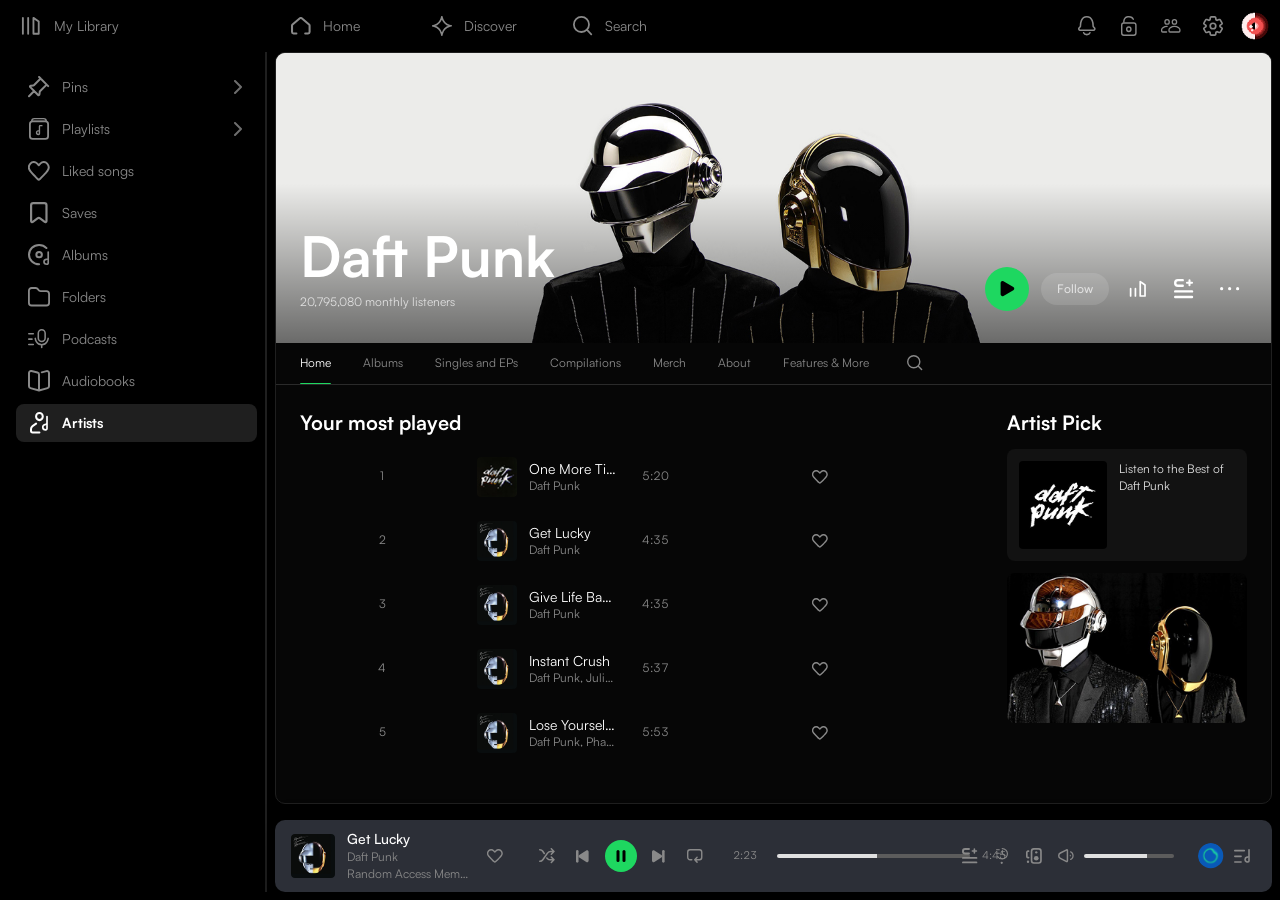
<file: pages/artist.html>
<!doctype html>
<html lang="en">
<head>
  <meta charset="UTF-8">
  <meta name="viewport" content="width=device-width, initial-scale=1.0">
  <meta name="description" content="Spotify web player markup clone - Daft Punk">
  <title>Daft Punk | Spotify Clone</title>
  <link rel="icon" href="../favicon.ico">
  <link rel="stylesheet" href="../assets/styles/main.css">
</head>
<body>
  <div class="app">
    <!-- =====================
      Sidebar (left navigation)
    ===================== -->
    <aside class="sidebar" aria-label="Your library">
      <nav class="sidebar__nav" aria-label="Library navigation">
        <ul class="sidebar__top">
          <li class="sidebar__item">
            <a class="sidebar__library-link" href="library.html">
              <img class="sidebar__icon" src="../assets/img/icons/library.svg" alt="">
              <span class="sidebar__label">My Library</span>
            </a>
          </li>
        </ul>
        <ul class="sidebar__list">
          <li class="sidebar__item sidebar__item--secondary">
            <a class="sidebar__link" href="library.html">
              <img class="sidebar__icon" src="../assets/img/icons/pin.svg" alt="">
              <span class="sidebar__label">Pins</span>
              <img class="sidebar__chevron" src="../assets/img/icons/chevron-right.svg" alt="">
            </a>
          </li>
          <li class="sidebar__item">
            <a class="sidebar__link" href="playlist.html">
              <img class="sidebar__icon" src="../assets/img/icons/playlist.svg" alt="">
              <span class="sidebar__label">Playlists</span>
              <img class="sidebar__chevron" src="../assets/img/icons/chevron-right.svg" alt="">
            </a>
          </li>
          <li class="sidebar__item">
            <a class="sidebar__link" href="liked-songs.html">
              <img class="sidebar__icon" src="../assets/img/icons/hearth.svg" alt="">
              <span class="sidebar__label">Liked songs</span>
            </a>
          </li>
          <li class="sidebar__item sidebar__item--secondary">
            <a class="sidebar__link" href="library.html">
              <img class="sidebar__icon" src="../assets/img/icons/bookmark.svg" alt="">
              <span class="sidebar__label">Saves</span>
            </a>
          </li>
          <li class="sidebar__item">
            <a class="sidebar__link" href="album.html">
              <img class="sidebar__icon" src="../assets/img/icons/albom.svg" alt="">
              <span class="sidebar__label">Albums</span>
            </a>
          </li>
          <li class="sidebar__item sidebar__item--secondary">
            <a class="sidebar__link" href="library.html">
              <img class="sidebar__icon" src="../assets/img/icons/folder.svg" alt="">
              <span class="sidebar__label">Folders</span>
            </a>
          </li>
          <li class="sidebar__item">
            <a class="sidebar__link" href="podcast.html">
              <img class="sidebar__icon" src="../assets/img/icons/list_microphone.svg" alt="">
              <span class="sidebar__label">Podcasts</span>
            </a>
          </li>
          <li class="sidebar__item sidebar__item--secondary">
            <a class="sidebar__link" href="library.html">
              <img class="sidebar__icon" src="../assets/img/icons/audiobook.svg" alt="">
              <span class="sidebar__label">Audiobooks</span>
            </a>
          </li>
          <li class="sidebar__item">
            <a class="sidebar__link sidebar__link--active" href="artist.html" aria-current="page">
              <img class="sidebar__icon" src="../assets/img/icons/artist.svg" alt="">
              <span class="sidebar__label">Artists</span>
            </a>
          </li>
        </ul>
      </nav>
    </aside>

    <!-- =====================
      Main Content
    ===================== -->
    <main class="main">
      <!-- =====================
        Top Header
      ===================== -->
      <header class="topbar">
        <nav class="topbar__nav" aria-label="Main">
          <ul class="topbar__tabs">
            <li>
              <a class="topbar__tab" href="../index.html">
                <img class="topbar__tab-icon" src="../assets/img/icons/home-inactive.svg" alt="">
                <span class="topbar__tab-label">Home</span>
              </a>
            </li>
            <li>
              <a class="topbar__tab" href="discover.html">
                <img class="topbar__tab-icon" src="../assets/img/icons/discover.svg" alt="">
                <span class="topbar__tab-label">Discover</span>
              </a>
            </li>
            <li>
              <a class="topbar__tab" href="search.html">
                <img class="topbar__tab-icon" src="../assets/img/icons/search.svg" alt="">
                <span class="topbar__tab-label">Search</span>
              </a>
            </li>
          </ul>
        </nav>
        <div class="topbar__actions">
          <button class="icon-btn topbar__action--optional" type="button" aria-label="Notifications"><img class="icon-btn__img" src="../assets/img/icons/notification.svg" alt=""></button>
          <button class="icon-btn topbar__action--optional" type="button" aria-label="Private session"><img class="icon-btn__img" src="../assets/img/icons/lock.svg" alt=""></button>
          <button class="icon-btn topbar__action--optional" type="button" aria-label="Friends activity"><img class="icon-btn__img" src="../assets/img/icons/users.svg" alt=""></button>
          <button class="icon-btn" type="button" aria-label="Settings"><img class="icon-btn__img" src="../assets/img/icons/settings.svg" alt=""></button>
          <a class="icon-btn" href="#" aria-label="Profile"><img class="topbar__avatar" src="../assets/img/users/user_2.png" alt="Your profile picture"></a>
        </div>
      </header>

      <div class="main__panel main__panel--flush">
        <!-- Artist hero -->
        <section class="artist-hero artist-hero--daft-punk" aria-labelledby="artist-name">
          <div>
            <h1 class="artist-hero__name" id="artist-name">Daft Punk</h1>
            <p class="artist-hero__listeners">20,795,080 monthly listeners</p>
          </div>
          <div class="artist-hero__actions">
            <button class="play-btn play-btn--lg" type="button" aria-label="Play Daft Punk"><img class="play-btn__img" src="../assets/img/icons/player/play-black.svg" alt=""></button>
            <button class="pill-btn" type="button" data-follow>Follow</button>
            <button class="icon-btn" type="button" aria-label="Add to library"><img class="icon-btn__img" src="../assets/img/icons/add_library.svg" alt=""></button>
            <button class="icon-btn" type="button" aria-label="Add to queue"><img class="icon-btn__img" src="../assets/img/icons/add-to-playlist.svg" alt=""></button>
            <button class="icon-btn" type="button" aria-label="More options"><img class="icon-btn__img" src="../assets/img/icons/dots.svg" alt=""></button>
          </div>
        </section>

        <!-- Artist menu -->
        <nav class="tabs artist-tabs" aria-label="Artist sections">
            <a class="tabs__link tabs__link--active" href="artist.html" aria-current="page">Home</a>
            <a class="tabs__link" href="artist-albums.html">Albums</a>
            <a class="tabs__link" href="artist-albums.html">Singles and EPs</a>
            <a class="tabs__link" href="artist-albums.html">Compilations</a>
            <a class="tabs__link" href="artist.html">Merch</a>
            <a class="tabs__link" href="artist-about.html">About</a>
            <a class="tabs__link" href="artist.html">Features &amp; More</a>
            <button class="icon-btn icon-btn--sm" type="button" aria-label="Search artist"><img class="icon-btn__img" src="../assets/img/icons/search.svg" alt=""></button>
        </nav>

        <div class="artist-body">
          <div class="artist-overview">
            <!-- Most played -->
            <section aria-labelledby="most-played">
              <h2 class="section__title" id="most-played">Your most played</h2>
              <table class="track-table">
                <caption class="visually-hidden">Your most played Daft Punk songs</caption>
                <tbody class="track-table__body">
                  <tr class="track-table__row">
                    <td class="track-table__cell track-table__num">1</td>
                    <td class="track-table__cell">
                      <div class="track">
                        <img class="track__thumb" src="../assets/img/albums/one-more-time.png" alt="">
                        <div class="track__text">
                          <a class="track__name" href="#">One More Time</a>
                          <span class="track__artist">Daft Punk</span>
                        </div>
                      </div>
                    </td>
                    <td class="track-table__cell track-table__duration">5:20</td>
                    <td class="track-table__cell track-table__like"><button class="icon-btn icon-btn--sm" type="button" aria-label="Save to Liked Songs" data-like aria-pressed="false"><img class="icon-btn__img" src="../assets/img/icons/hearth.svg" alt=""></button></td>
                  </tr>
                  <tr class="track-table__row">
                    <td class="track-table__cell track-table__num">2</td>
                    <td class="track-table__cell">
                      <div class="track">
                        <img class="track__thumb" src="../assets/img/albums/album_1.png" alt="">
                        <div class="track__text">
                          <a class="track__name" href="#">Get Lucky</a>
                          <span class="track__artist">Daft Punk</span>
                        </div>
                      </div>
                    </td>
                    <td class="track-table__cell track-table__duration">4:35</td>
                    <td class="track-table__cell track-table__like"><button class="icon-btn icon-btn--sm" type="button" aria-label="Save to Liked Songs" data-like aria-pressed="false"><img class="icon-btn__img" src="../assets/img/icons/hearth.svg" alt=""></button></td>
                  </tr>
                  <tr class="track-table__row">
                    <td class="track-table__cell track-table__num">3</td>
                    <td class="track-table__cell">
                      <div class="track">
                        <img class="track__thumb" src="../assets/img/albums/album_1.png" alt="">
                        <div class="track__text">
                          <a class="track__name" href="#">Give Life Back to Music</a>
                          <span class="track__artist">Daft Punk</span>
                        </div>
                      </div>
                    </td>
                    <td class="track-table__cell track-table__duration">4:35</td>
                    <td class="track-table__cell track-table__like"><button class="icon-btn icon-btn--sm" type="button" aria-label="Save to Liked Songs" data-like aria-pressed="false"><img class="icon-btn__img" src="../assets/img/icons/hearth.svg" alt=""></button></td>
                  </tr>
                  <tr class="track-table__row">
                    <td class="track-table__cell track-table__num">4</td>
                    <td class="track-table__cell">
                      <div class="track">
                        <img class="track__thumb" src="../assets/img/albums/album_1.png" alt="">
                        <div class="track__text">
                          <a class="track__name" href="#">Instant Crush</a>
                          <span class="track__artist">Daft Punk, Julian Casablancas</span>
                        </div>
                      </div>
                    </td>
                    <td class="track-table__cell track-table__duration">5:37</td>
                    <td class="track-table__cell track-table__like"><button class="icon-btn icon-btn--sm" type="button" aria-label="Save to Liked Songs" data-like aria-pressed="false"><img class="icon-btn__img" src="../assets/img/icons/hearth.svg" alt=""></button></td>
                  </tr>
                  <tr class="track-table__row">
                    <td class="track-table__cell track-table__num">5</td>
                    <td class="track-table__cell">
                      <div class="track">
                        <img class="track__thumb" src="../assets/img/albums/album_1.png" alt="">
                        <div class="track__text">
                          <a class="track__name" href="#">Lose Yourself to Dance</a>
                          <span class="track__artist">Daft Punk, Pharrell Williams</span>
                        </div>
                      </div>
                    </td>
                    <td class="track-table__cell track-table__duration">5:53</td>
                    <td class="track-table__cell track-table__like"><button class="icon-btn icon-btn--sm" type="button" aria-label="Save to Liked Songs" data-like aria-pressed="false"><img class="icon-btn__img" src="../assets/img/icons/hearth.svg" alt=""></button></td>
                  </tr>
                </tbody>
              </table>
            </section>

            <!-- Artist pick -->
            <section class="artist-pick" aria-labelledby="artist-pick">
              <h2 class="section__title" id="artist-pick">Artist Pick</h2>
              <a class="artist-pick__card" href="playlist.html">
                <img class="artist-pick__img" src="../assets/img/covers/cover_22.png" alt="Daft Punk logo">
                <span class="artist-pick__text">Listen to the Best of Daft Punk</span>
              </a>
              <img class="artist-pick__banner" src="../assets/img/covers/cover_21.png" alt="Daft Punk helmets">
            </section>
          </div>
        </div>
      </div>
    </main>
  </div>

  <!-- =====================
    Bottom Player (fixed)
  ===================== -->
  <footer class="player" aria-label="Now playing">
    <div class="player__bar">
      <!-- Left: track info -->
      <div class="player-left">
        <img class="player-left__cover" src="../assets/img/covers/small_cover.png" alt="Random Access Memories cover">
        <div class="player-left__info">
          <a class="player-left__title" href="song.html">Get Lucky</a>
          <a class="player-left__artist" href="artist.html">Daft Punk</a>
          <a class="player-left__album" href="album.html">Random Access Memories</a>
        </div>
        <span class="player-left__action"><button class="icon-btn icon-btn--sm icon-btn--on-player" type="button" aria-label="Save to Liked Songs" data-like aria-pressed="false"><img class="icon-btn__img" src="../assets/img/icons/hearth.svg" alt=""></button></span>
      </div>

      <!-- Center: playback controls + progress -->
      <div class="player-center">
        <div class="player-center__controls">
          <span class="player-center__secondary"><button class="icon-btn icon-btn--sm icon-btn--on-player" type="button" aria-label="Shuffle"><img class="icon-btn__img" src="../assets/img/icons/player/shuffle.svg" alt=""></button></span>
          <span class="player-center__secondary"><button class="icon-btn icon-btn--sm icon-btn--on-player" type="button" aria-label="Previous"><img class="icon-btn__img" src="../assets/img/icons/player/prev.svg" alt=""></button></span>
          <button class="play-btn play-btn--sm play-btn--pause" type="button" aria-label="Pause" data-play-toggle>
            <img class="play-btn__img" src="../assets/img/icons/player/pause-black.svg" alt="">
          </button>
          <span class="player-center__secondary"><button class="icon-btn icon-btn--sm icon-btn--on-player" type="button" aria-label="Next"><img class="icon-btn__img" src="../assets/img/icons/player/next.svg" alt=""></button></span>
          <span class="player-center__secondary"><button class="icon-btn icon-btn--sm icon-btn--on-player" type="button" aria-label="Repeat"><img class="icon-btn__img" src="../assets/img/icons/player/repeat.svg" alt=""></button></span>
        </div>
        <div class="player-center__progress">
          <span class="player__time">2:23</span>
          <label class="visually-hidden" for="player-progress">Song progress</label>
          <input class="range range--progress" id="player-progress" type="range" min="0" max="100" value="52" data-range>
          <span class="player__time">4:45</span>
        </div>
      </div>

      <!-- Right: extra actions + volume -->
      <div class="player-right">
        <span class="player-right__optional"><button class="icon-btn icon-btn--sm icon-btn--on-player" type="button" aria-label="Add to playlist"><img class="icon-btn__img" src="../assets/img/icons/add-to-playlist.svg" alt=""></button></span>
        <span class="player-right__optional"><button class="icon-btn icon-btn--sm icon-btn--on-player" type="button" aria-label="Lyrics"><img class="icon-btn__img" src="../assets/img/icons/now-playing.svg" alt=""></button></span>
        <button class="icon-btn icon-btn--sm icon-btn--on-player" type="button" aria-label="Connect to a device"><img class="icon-btn__img" src="../assets/img/icons/player/devices.svg" alt=""></button>
        <div class="player-right__volume">
          <button class="icon-btn icon-btn--sm icon-btn--on-player" type="button" aria-label="Mute"><img class="icon-btn__img" src="../assets/img/icons/player/volume.svg" alt=""></button>
          <label class="visually-hidden" for="player-volume">Volume</label>
          <input class="range range--volume" id="player-volume" type="range" min="0" max="100" value="70" data-range>
        </div>
        <span class="player-right__divider" aria-hidden="true"></span>
        <img class="player-right__device" src="../assets/img/icons/player/player_blue_icon.svg" alt="Listening on this computer">
        <button class="icon-btn icon-btn--sm icon-btn--on-player" type="button" aria-label="Queue"><img class="icon-btn__img" src="../assets/img/icons/player/list.svg" alt=""></button>
      </div>
    </div>
  </footer>

  <!-- =====================
    Mobile Bottom Navigation
  ===================== -->
  <nav class="mobile-nav" aria-label="Mobile navigation">
    <ul class="mobile-nav__list">
      <li><a class="mobile-nav__link" href="../index.html"><img class="mobile-nav__icon" src="../assets/img/icons/home-inactive.svg" alt="">Home</a></li>
      <li><a class="mobile-nav__link" href="discover.html"><img class="mobile-nav__icon" src="../assets/img/icons/discover.svg" alt="">Discover</a></li>
      <li><a class="mobile-nav__link" href="search.html"><img class="mobile-nav__icon" src="../assets/img/icons/search.svg" alt="">Search</a></li>
      <li><a class="mobile-nav__link" href="library.html"><img class="mobile-nav__icon" src="../assets/img/icons/library.svg" alt="">Library</a></li>
      <li><a class="mobile-nav__link" href="liked-songs.html"><img class="mobile-nav__icon" src="../assets/img/icons/me.svg" alt="">Me</a></li>
    </ul>
  </nav>

  <script src="../assets/js/main.js"></script>
</body>
</html>
</file>
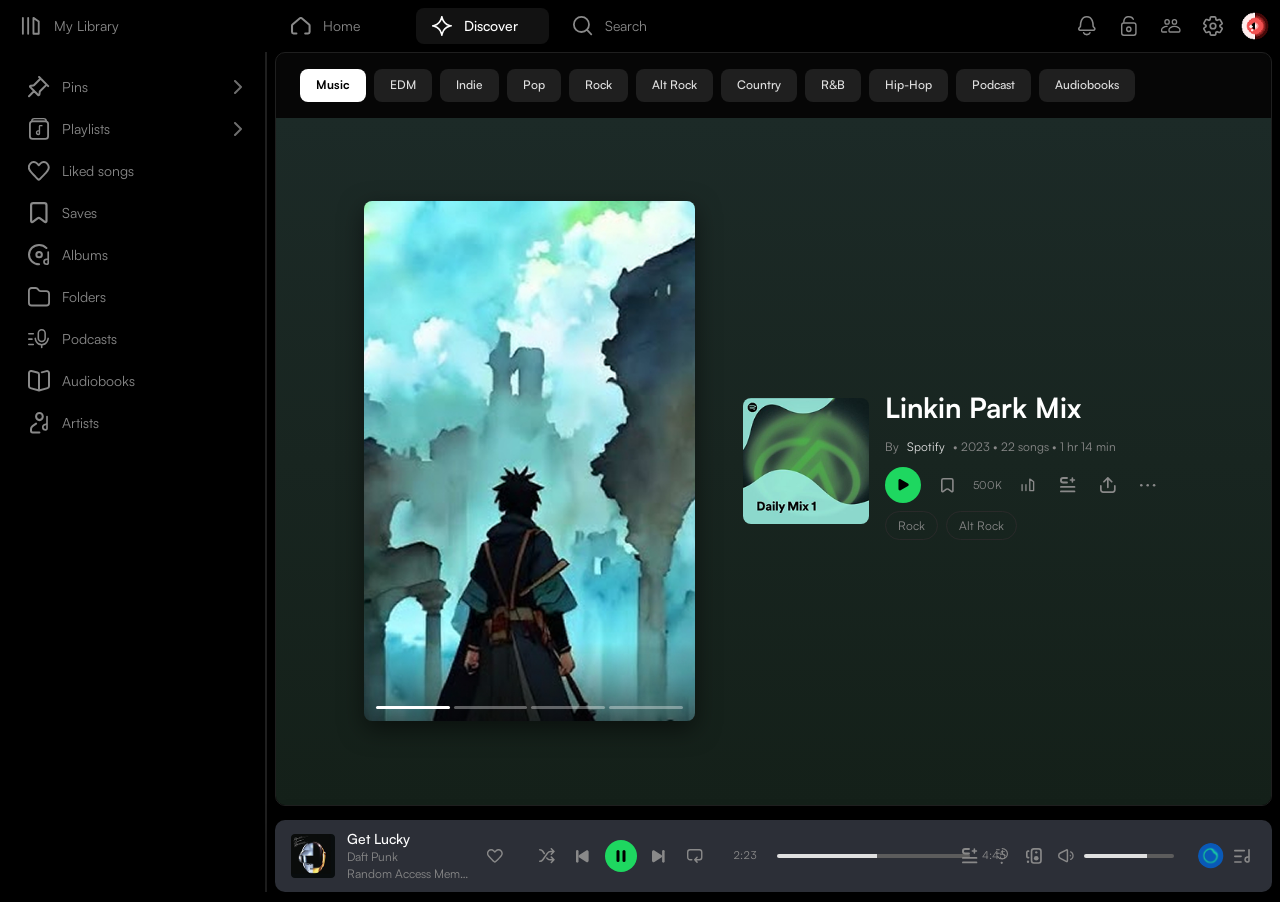
<file: pages/discover.html>
<!doctype html>
<html lang="en">
<head>
  <meta charset="UTF-8">
  <meta name="viewport" content="width=device-width, initial-scale=1.0">
  <meta name="description" content="Spotify web player markup clone - Discover">
  <title>Discover | Spotify Clone</title>
  <link rel="icon" href="../favicon.ico">
  <link rel="stylesheet" href="../assets/styles/main.css">
</head>
<body>
  <div class="app">
    <!-- =====================
      Sidebar (left navigation)
    ===================== -->
    <aside class="sidebar" aria-label="Your library">
      <nav class="sidebar__nav" aria-label="Library navigation">
        <ul class="sidebar__top">
          <li class="sidebar__item">
            <a class="sidebar__library-link" href="library.html">
              <img class="sidebar__icon" src="../assets/img/icons/library.svg" alt="">
              <span class="sidebar__label">My Library</span>
            </a>
          </li>
        </ul>
        <ul class="sidebar__list">
          <li class="sidebar__item sidebar__item--secondary">
            <a class="sidebar__link" href="library.html">
              <img class="sidebar__icon" src="../assets/img/icons/pin.svg" alt="">
              <span class="sidebar__label">Pins</span>
              <img class="sidebar__chevron" src="../assets/img/icons/chevron-right.svg" alt="">
            </a>
          </li>
          <li class="sidebar__item">
            <a class="sidebar__link" href="playlist.html">
              <img class="sidebar__icon" src="../assets/img/icons/playlist.svg" alt="">
              <span class="sidebar__label">Playlists</span>
              <img class="sidebar__chevron" src="../assets/img/icons/chevron-right.svg" alt="">
            </a>
          </li>
          <li class="sidebar__item">
            <a class="sidebar__link" href="liked-songs.html">
              <img class="sidebar__icon" src="../assets/img/icons/hearth.svg" alt="">
              <span class="sidebar__label">Liked songs</span>
            </a>
          </li>
          <li class="sidebar__item sidebar__item--secondary">
            <a class="sidebar__link" href="library.html">
              <img class="sidebar__icon" src="../assets/img/icons/bookmark.svg" alt="">
              <span class="sidebar__label">Saves</span>
            </a>
          </li>
          <li class="sidebar__item">
            <a class="sidebar__link" href="album.html">
              <img class="sidebar__icon" src="../assets/img/icons/albom.svg" alt="">
              <span class="sidebar__label">Albums</span>
            </a>
          </li>
          <li class="sidebar__item sidebar__item--secondary">
            <a class="sidebar__link" href="library.html">
              <img class="sidebar__icon" src="../assets/img/icons/folder.svg" alt="">
              <span class="sidebar__label">Folders</span>
            </a>
          </li>
          <li class="sidebar__item">
            <a class="sidebar__link" href="podcast.html">
              <img class="sidebar__icon" src="../assets/img/icons/list_microphone.svg" alt="">
              <span class="sidebar__label">Podcasts</span>
            </a>
          </li>
          <li class="sidebar__item sidebar__item--secondary">
            <a class="sidebar__link" href="library.html">
              <img class="sidebar__icon" src="../assets/img/icons/audiobook.svg" alt="">
              <span class="sidebar__label">Audiobooks</span>
            </a>
          </li>
          <li class="sidebar__item">
            <a class="sidebar__link" href="artist.html">
              <img class="sidebar__icon" src="../assets/img/icons/artist.svg" alt="">
              <span class="sidebar__label">Artists</span>
            </a>
          </li>
        </ul>
      </nav>
    </aside>

    <!-- =====================
      Main Content
    ===================== -->
    <main class="main">
      <!-- =====================
        Top Header
      ===================== -->
      <header class="topbar">
        <nav class="topbar__nav" aria-label="Main">
          <ul class="topbar__tabs">
            <li>
              <a class="topbar__tab" href="../index.html">
                <img class="topbar__tab-icon" src="../assets/img/icons/home-inactive.svg" alt="">
                <span class="topbar__tab-label">Home</span>
              </a>
            </li>
            <li>
              <a class="topbar__tab topbar__tab--active" href="discover.html" aria-current="page">
                <img class="topbar__tab-icon" src="../assets/img/icons/discover.svg" alt="">
                <span class="topbar__tab-label">Discover</span>
              </a>
            </li>
            <li>
              <a class="topbar__tab" href="search.html">
                <img class="topbar__tab-icon" src="../assets/img/icons/search.svg" alt="">
                <span class="topbar__tab-label">Search</span>
              </a>
            </li>
          </ul>
        </nav>
        <div class="topbar__actions">
          <button class="icon-btn topbar__action--optional" type="button" aria-label="Notifications"><img class="icon-btn__img" src="../assets/img/icons/notification.svg" alt=""></button>
          <button class="icon-btn topbar__action--optional" type="button" aria-label="Private session"><img class="icon-btn__img" src="../assets/img/icons/lock.svg" alt=""></button>
          <button class="icon-btn topbar__action--optional" type="button" aria-label="Friends activity"><img class="icon-btn__img" src="../assets/img/icons/users.svg" alt=""></button>
          <button class="icon-btn" type="button" aria-label="Settings"><img class="icon-btn__img" src="../assets/img/icons/settings.svg" alt=""></button>
          <a class="icon-btn" href="#" aria-label="Profile"><img class="topbar__avatar" src="../assets/img/users/user_2.png" alt="Your profile picture"></a>
        </div>
      </header>

      <div class="main__panel main__panel--flush">
        <h1 class="visually-hidden">Discover</h1>
        <div class="discover">
          <!-- Genre chips -->
          <div class="filters">
            <nav class="filters__list" aria-label="Discover genres">
                <button class="chip chip--active" type="button" aria-pressed="true">Music</button>
                <button class="chip" type="button" aria-pressed="false">EDM</button>
                <button class="chip" type="button" aria-pressed="false">Indie</button>
                <button class="chip" type="button" aria-pressed="false">Pop</button>
                <button class="chip" type="button" aria-pressed="false">Rock</button>
                <button class="chip" type="button" aria-pressed="false">Alt Rock</button>
                <button class="chip" type="button" aria-pressed="false">Country</button>
                <button class="chip" type="button" aria-pressed="false">R&amp;B</button>
                <button class="chip" type="button" aria-pressed="false">Hip-Hop</button>
                <button class="chip" type="button" aria-pressed="false">Podcast</button>
                <button class="chip" type="button" aria-pressed="false">Audiobooks</button>
            </nav>
          </div>

          <!-- Vertical snap feed -->
          <div class="feed">
            <article class="feed__item feed__item--teal">
              <div class="feed__media">
                <img class="feed__poster" src="../assets/img/discover/Linkin-Park-Mix.jpg" alt="Linkin Park Mix visual">
                <div class="feed__progress" aria-hidden="true">
                    <span class="feed__segment feed__segment--done"></span>
                    <span class="feed__segment"></span>
                    <span class="feed__segment"></span>
                    <span class="feed__segment"></span>
                </div>
              </div>
              <div class="feed__info">
                <img class="feed__thumb" src="../assets/img/covers/cover_2.png" alt="Linkin Park Mix cover">
                <div class="feed__body">
                  <h2 class="feed__title"><a href="playlist.html">Linkin Park Mix</a></h2>
                  <p class="media-head__meta">By <span class="media-head__meta-strong">Spotify</span> &bull; 2023 &bull; 22 songs &bull; 1 hr 14 min</p>
                  <div class="media-head__actions">
                    <button class="play-btn" type="button" aria-label="Play Linkin Park Mix"><img class="play-btn__img" src="../assets/img/icons/player/play-black.svg" alt=""></button>
                    <button class="icon-btn icon-btn--sm" type="button" aria-label="Save"><img class="icon-btn__img" src="../assets/img/icons/bookmark.svg" alt=""></button><span class="feed__count">500K</span>
                    <button class="icon-btn icon-btn--sm" type="button" aria-label="Add to playlist"><img class="icon-btn__img" src="../assets/img/icons/add_library.svg" alt=""></button>
                    <button class="icon-btn icon-btn--sm" type="button" aria-label="Add to queue"><img class="icon-btn__img" src="../assets/img/icons/add-to-playlist.svg" alt=""></button>
                    <button class="icon-btn icon-btn--sm" type="button" aria-label="Share"><img class="icon-btn__img" src="../assets/img/icons/upload.svg" alt=""></button>
                    <button class="icon-btn icon-btn--sm" type="button" aria-label="More options"><img class="icon-btn__img" src="../assets/img/icons/dots.svg" alt=""></button>
                  </div>
                  <ul class="tags">
                    <li><a class="tag" href="#">Rock</a></li>
                    <li><a class="tag" href="#">Alt Rock</a></li>
                  </ul>
                </div>
              </div>
            </article>
            <article class="feed__item feed__item--rust">
              <div class="feed__media">
                <img class="feed__poster" src="../assets/img/discover/get-Lucky.jpg" alt="Get Lucky visual">
                <div class="feed__progress" aria-hidden="true">
                    <span class="feed__segment feed__segment--done"></span>
                    <span class="feed__segment feed__segment--done"></span>
                    <span class="feed__segment"></span>
                    <span class="feed__segment"></span>
                </div>
              </div>
              <div class="feed__info">
                <img class="feed__thumb" src="../assets/img/albums/album_1.png" alt="Get Lucky cover">
                <div class="feed__body">
                  <h2 class="feed__title"><a href="song.html">Get Lucky</a></h2>
                  <p class="media-head__meta">By <span class="media-head__meta-strong">Daft Punk</span> &bull; 2013 &bull; 6:05</p>
                  <div class="media-head__actions">
                    <button class="play-btn" type="button" aria-label="Play Get Lucky"><img class="play-btn__img" src="../assets/img/icons/player/play-black.svg" alt=""></button>
                    <button class="icon-btn icon-btn--sm" type="button" aria-label="Save"><img class="icon-btn__img" src="../assets/img/icons/bookmark.svg" alt=""></button><span class="feed__count">500K</span>
                    <button class="icon-btn icon-btn--sm" type="button" aria-label="Add to playlist"><img class="icon-btn__img" src="../assets/img/icons/add_library.svg" alt=""></button>
                    <button class="icon-btn icon-btn--sm" type="button" aria-label="Add to queue"><img class="icon-btn__img" src="../assets/img/icons/add-to-playlist.svg" alt=""></button>
                    <button class="icon-btn icon-btn--sm" type="button" aria-label="Share"><img class="icon-btn__img" src="../assets/img/icons/upload.svg" alt=""></button>
                    <button class="icon-btn icon-btn--sm" type="button" aria-label="More options"><img class="icon-btn__img" src="../assets/img/icons/dots.svg" alt=""></button>
                  </div>
                  <ul class="tags">
                    <li><a class="tag" href="#">Funky</a></li>
                    <li><a class="tag" href="#">EDM</a></li>
                  </ul>
                </div>
              </div>
            </article>
            <article class="feed__item feed__item--teal">
              <div class="feed__media">
                <img class="feed__poster" src="../assets/img/discover/Linkin-Park-Mix.jpg" alt="Daft Punk Mix visual">
                <div class="feed__progress" aria-hidden="true">
                    <span class="feed__segment feed__segment--done"></span>
                    <span class="feed__segment feed__segment--done"></span>
                    <span class="feed__segment feed__segment--done"></span>
                    <span class="feed__segment"></span>
                </div>
              </div>
              <div class="feed__info">
                <img class="feed__thumb" src="../assets/img/covers/cover_12.png" alt="Daft Punk Mix cover">
                <div class="feed__body">
                  <h2 class="feed__title"><a href="playlist.html">Daft Punk Mix</a></h2>
                  <p class="media-head__meta">By <span class="media-head__meta-strong">Spotify</span> &bull; 50 songs &bull; 3 hr 30 min</p>
                  <div class="media-head__actions">
                    <button class="play-btn" type="button" aria-label="Play Daft Punk Mix"><img class="play-btn__img" src="../assets/img/icons/player/play-black.svg" alt=""></button>
                    <button class="icon-btn icon-btn--sm" type="button" aria-label="Save"><img class="icon-btn__img" src="../assets/img/icons/bookmark.svg" alt=""></button><span class="feed__count">500K</span>
                    <button class="icon-btn icon-btn--sm" type="button" aria-label="Add to playlist"><img class="icon-btn__img" src="../assets/img/icons/add_library.svg" alt=""></button>
                    <button class="icon-btn icon-btn--sm" type="button" aria-label="Add to queue"><img class="icon-btn__img" src="../assets/img/icons/add-to-playlist.svg" alt=""></button>
                    <button class="icon-btn icon-btn--sm" type="button" aria-label="Share"><img class="icon-btn__img" src="../assets/img/icons/upload.svg" alt=""></button>
                    <button class="icon-btn icon-btn--sm" type="button" aria-label="More options"><img class="icon-btn__img" src="../assets/img/icons/dots.svg" alt=""></button>
                  </div>
                  <ul class="tags">
                    <li><a class="tag" href="#">Funky</a></li>
                    <li><a class="tag" href="#">EDM</a></li>
                  </ul>
                </div>
              </div>
            </article>
          </div>
        </div>
      </div>
    </main>
  </div>

  <!-- =====================
    Bottom Player (fixed)
  ===================== -->
  <footer class="player" aria-label="Now playing">
    <div class="player__bar">
      <!-- Left: track info -->
      <div class="player-left">
        <img class="player-left__cover" src="../assets/img/covers/small_cover.png" alt="Random Access Memories cover">
        <div class="player-left__info">
          <a class="player-left__title" href="song.html">Get Lucky</a>
          <a class="player-left__artist" href="artist.html">Daft Punk</a>
          <a class="player-left__album" href="album.html">Random Access Memories</a>
        </div>
        <span class="player-left__action"><button class="icon-btn icon-btn--sm icon-btn--on-player" type="button" aria-label="Save to Liked Songs" data-like aria-pressed="false"><img class="icon-btn__img" src="../assets/img/icons/hearth.svg" alt=""></button></span>
      </div>

      <!-- Center: playback controls + progress -->
      <div class="player-center">
        <div class="player-center__controls">
          <span class="player-center__secondary"><button class="icon-btn icon-btn--sm icon-btn--on-player" type="button" aria-label="Shuffle"><img class="icon-btn__img" src="../assets/img/icons/player/shuffle.svg" alt=""></button></span>
          <span class="player-center__secondary"><button class="icon-btn icon-btn--sm icon-btn--on-player" type="button" aria-label="Previous"><img class="icon-btn__img" src="../assets/img/icons/player/prev.svg" alt=""></button></span>
          <button class="play-btn play-btn--sm play-btn--pause" type="button" aria-label="Pause" data-play-toggle>
            <img class="play-btn__img" src="../assets/img/icons/player/pause-black.svg" alt="">
          </button>
          <span class="player-center__secondary"><button class="icon-btn icon-btn--sm icon-btn--on-player" type="button" aria-label="Next"><img class="icon-btn__img" src="../assets/img/icons/player/next.svg" alt=""></button></span>
          <span class="player-center__secondary"><button class="icon-btn icon-btn--sm icon-btn--on-player" type="button" aria-label="Repeat"><img class="icon-btn__img" src="../assets/img/icons/player/repeat.svg" alt=""></button></span>
        </div>
        <div class="player-center__progress">
          <span class="player__time">2:23</span>
          <label class="visually-hidden" for="player-progress">Song progress</label>
          <input class="range range--progress" id="player-progress" type="range" min="0" max="100" value="52" data-range>
          <span class="player__time">4:45</span>
        </div>
      </div>

      <!-- Right: extra actions + volume -->
      <div class="player-right">
        <span class="player-right__optional"><button class="icon-btn icon-btn--sm icon-btn--on-player" type="button" aria-label="Add to playlist"><img class="icon-btn__img" src="../assets/img/icons/add-to-playlist.svg" alt=""></button></span>
        <span class="player-right__optional"><button class="icon-btn icon-btn--sm icon-btn--on-player" type="button" aria-label="Lyrics"><img class="icon-btn__img" src="../assets/img/icons/now-playing.svg" alt=""></button></span>
        <button class="icon-btn icon-btn--sm icon-btn--on-player" type="button" aria-label="Connect to a device"><img class="icon-btn__img" src="../assets/img/icons/player/devices.svg" alt=""></button>
        <div class="player-right__volume">
          <button class="icon-btn icon-btn--sm icon-btn--on-player" type="button" aria-label="Mute"><img class="icon-btn__img" src="../assets/img/icons/player/volume.svg" alt=""></button>
          <label class="visually-hidden" for="player-volume">Volume</label>
          <input class="range range--volume" id="player-volume" type="range" min="0" max="100" value="70" data-range>
        </div>
        <span class="player-right__divider" aria-hidden="true"></span>
        <img class="player-right__device" src="../assets/img/icons/player/player_blue_icon.svg" alt="Listening on this computer">
        <button class="icon-btn icon-btn--sm icon-btn--on-player" type="button" aria-label="Queue"><img class="icon-btn__img" src="../assets/img/icons/player/list.svg" alt=""></button>
      </div>
    </div>
  </footer>

  <!-- =====================
    Mobile Bottom Navigation
  ===================== -->
  <nav class="mobile-nav" aria-label="Mobile navigation">
    <ul class="mobile-nav__list">
      <li><a class="mobile-nav__link" href="../index.html"><img class="mobile-nav__icon" src="../assets/img/icons/home-inactive.svg" alt="">Home</a></li>
      <li><a class="mobile-nav__link mobile-nav__link--active" href="discover.html"><img class="mobile-nav__icon" src="../assets/img/icons/discover.svg" alt="">Discover</a></li>
      <li><a class="mobile-nav__link" href="search.html"><img class="mobile-nav__icon" src="../assets/img/icons/search.svg" alt="">Search</a></li>
      <li><a class="mobile-nav__link" href="library.html"><img class="mobile-nav__icon" src="../assets/img/icons/library.svg" alt="">Library</a></li>
      <li><a class="mobile-nav__link" href="liked-songs.html"><img class="mobile-nav__icon" src="../assets/img/icons/me.svg" alt="">Me</a></li>
    </ul>
  </nav>

  <script src="../assets/js/main.js"></script>
</body>
</html>
</file>
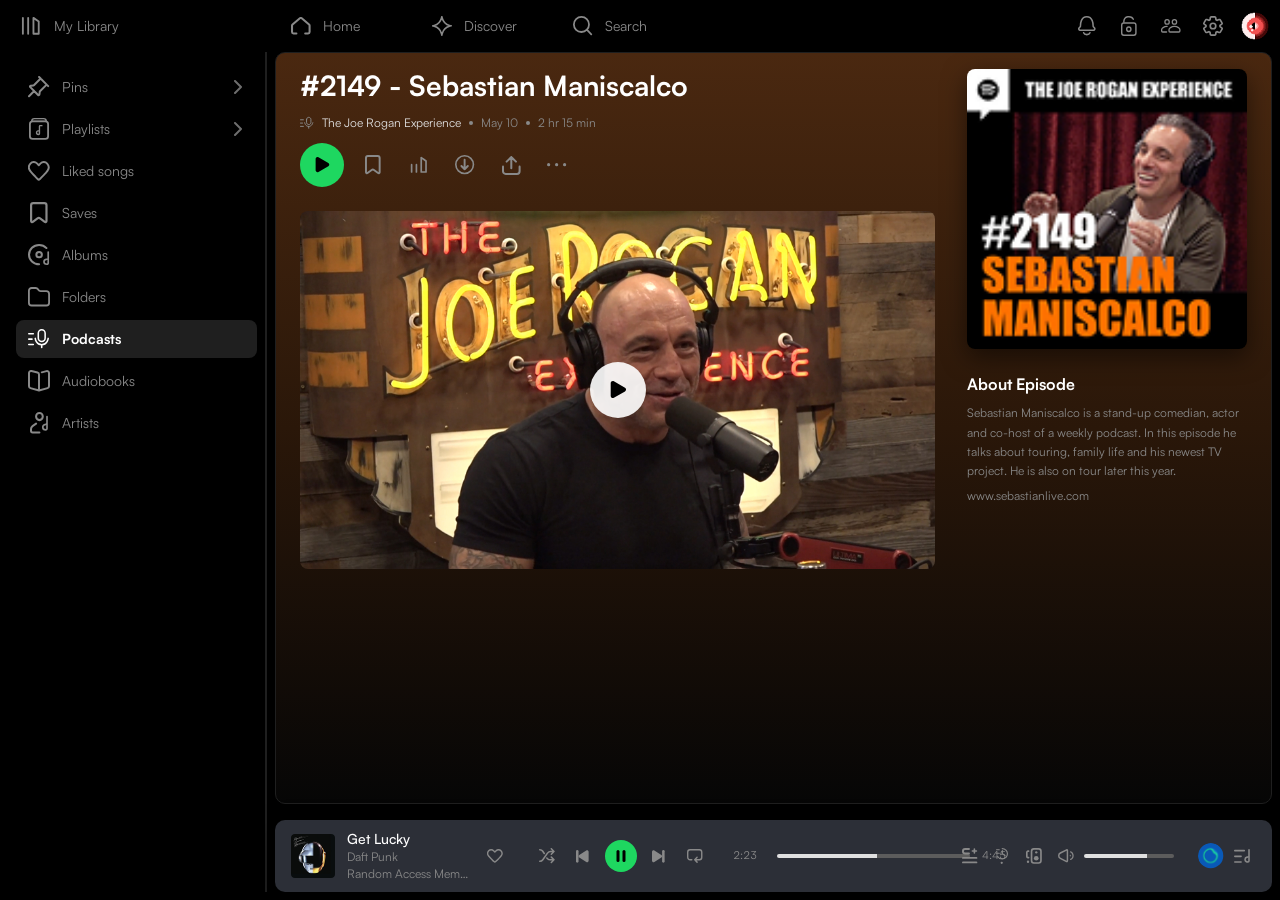
<file: pages/episode.html>
<!doctype html>
<html lang="en">
<head>
  <meta charset="UTF-8">
  <meta name="viewport" content="width=device-width, initial-scale=1.0">
  <meta name="description" content="Spotify web player markup clone - #2149 - Sebastian Maniscalco">
  <title>#2149 - Sebastian Maniscalco | Spotify Clone</title>
  <link rel="icon" href="../favicon.ico">
  <link rel="stylesheet" href="../assets/styles/main.css">
</head>
<body>
  <div class="app">
    <!-- =====================
      Sidebar (left navigation)
    ===================== -->
    <aside class="sidebar" aria-label="Your library">
      <nav class="sidebar__nav" aria-label="Library navigation">
        <ul class="sidebar__top">
          <li class="sidebar__item">
            <a class="sidebar__library-link" href="library.html">
              <img class="sidebar__icon" src="../assets/img/icons/library.svg" alt="">
              <span class="sidebar__label">My Library</span>
            </a>
          </li>
        </ul>
        <ul class="sidebar__list">
          <li class="sidebar__item sidebar__item--secondary">
            <a class="sidebar__link" href="library.html">
              <img class="sidebar__icon" src="../assets/img/icons/pin.svg" alt="">
              <span class="sidebar__label">Pins</span>
              <img class="sidebar__chevron" src="../assets/img/icons/chevron-right.svg" alt="">
            </a>
          </li>
          <li class="sidebar__item">
            <a class="sidebar__link" href="playlist.html">
              <img class="sidebar__icon" src="../assets/img/icons/playlist.svg" alt="">
              <span class="sidebar__label">Playlists</span>
              <img class="sidebar__chevron" src="../assets/img/icons/chevron-right.svg" alt="">
            </a>
          </li>
          <li class="sidebar__item">
            <a class="sidebar__link" href="liked-songs.html">
              <img class="sidebar__icon" src="../assets/img/icons/hearth.svg" alt="">
              <span class="sidebar__label">Liked songs</span>
            </a>
          </li>
          <li class="sidebar__item sidebar__item--secondary">
            <a class="sidebar__link" href="library.html">
              <img class="sidebar__icon" src="../assets/img/icons/bookmark.svg" alt="">
              <span class="sidebar__label">Saves</span>
            </a>
          </li>
          <li class="sidebar__item">
            <a class="sidebar__link" href="album.html">
              <img class="sidebar__icon" src="../assets/img/icons/albom.svg" alt="">
              <span class="sidebar__label">Albums</span>
            </a>
          </li>
          <li class="sidebar__item sidebar__item--secondary">
            <a class="sidebar__link" href="library.html">
              <img class="sidebar__icon" src="../assets/img/icons/folder.svg" alt="">
              <span class="sidebar__label">Folders</span>
            </a>
          </li>
          <li class="sidebar__item">
            <a class="sidebar__link sidebar__link--active" href="podcast.html" aria-current="page">
              <img class="sidebar__icon" src="../assets/img/icons/list_microphone.svg" alt="">
              <span class="sidebar__label">Podcasts</span>
            </a>
          </li>
          <li class="sidebar__item sidebar__item--secondary">
            <a class="sidebar__link" href="library.html">
              <img class="sidebar__icon" src="../assets/img/icons/audiobook.svg" alt="">
              <span class="sidebar__label">Audiobooks</span>
            </a>
          </li>
          <li class="sidebar__item">
            <a class="sidebar__link" href="artist.html">
              <img class="sidebar__icon" src="../assets/img/icons/artist.svg" alt="">
              <span class="sidebar__label">Artists</span>
            </a>
          </li>
        </ul>
      </nav>
    </aside>

    <!-- =====================
      Main Content
    ===================== -->
    <main class="main">
      <!-- =====================
        Top Header
      ===================== -->
      <header class="topbar">
        <nav class="topbar__nav" aria-label="Main">
          <ul class="topbar__tabs">
            <li>
              <a class="topbar__tab" href="../index.html">
                <img class="topbar__tab-icon" src="../assets/img/icons/home-inactive.svg" alt="">
                <span class="topbar__tab-label">Home</span>
              </a>
            </li>
            <li>
              <a class="topbar__tab" href="discover.html">
                <img class="topbar__tab-icon" src="../assets/img/icons/discover.svg" alt="">
                <span class="topbar__tab-label">Discover</span>
              </a>
            </li>
            <li>
              <a class="topbar__tab" href="search.html">
                <img class="topbar__tab-icon" src="../assets/img/icons/search.svg" alt="">
                <span class="topbar__tab-label">Search</span>
              </a>
            </li>
          </ul>
        </nav>
        <div class="topbar__actions">
          <button class="icon-btn topbar__action--optional" type="button" aria-label="Notifications"><img class="icon-btn__img" src="../assets/img/icons/notification.svg" alt=""></button>
          <button class="icon-btn topbar__action--optional" type="button" aria-label="Private session"><img class="icon-btn__img" src="../assets/img/icons/lock.svg" alt=""></button>
          <button class="icon-btn topbar__action--optional" type="button" aria-label="Friends activity"><img class="icon-btn__img" src="../assets/img/icons/users.svg" alt=""></button>
          <button class="icon-btn" type="button" aria-label="Settings"><img class="icon-btn__img" src="../assets/img/icons/settings.svg" alt=""></button>
          <a class="icon-btn" href="#" aria-label="Profile"><img class="topbar__avatar" src="../assets/img/users/user_2.png" alt="Your profile picture"></a>
        </div>
      </header>

      <div class="main__panel main__panel--brown">
        <div class="detail">
          <!-- Episode info + video -->
          <section class="detail__main" aria-labelledby="episode-title">
            <div class="media-head">
              <h1 class="media-head__title" id="episode-title">#2149 - Sebastian Maniscalco</h1>
              <p class="media-head__meta">
                <img class="media-head__meta-icon" src="../assets/img/icons/list_microphone.svg" alt="">
                <a class="media-head__meta-strong" href="podcast.html">The Joe Rogan Experience</a>
                <span class="dot-separator" aria-hidden="true"></span><span>May 10</span>
                <span class="dot-separator" aria-hidden="true"></span><span>2 hr 15 min</span>
              </p>
              <div class="media-head__actions">
                <button class="play-btn play-btn--lg" type="button" aria-label="Play episode"><img class="play-btn__img" src="../assets/img/icons/player/play-black.svg" alt=""></button>
                <button class="icon-btn" type="button" aria-label="Save episode"><img class="icon-btn__img" src="../assets/img/icons/bookmark.svg" alt=""></button>
                <button class="icon-btn" type="button" aria-label="Add to playlist"><img class="icon-btn__img" src="../assets/img/icons/add_library.svg" alt=""></button>
                <button class="icon-btn" type="button" aria-label="Download"><img class="icon-btn__img" src="../assets/img/icons/download.svg" alt=""></button>
                <button class="icon-btn" type="button" aria-label="Share"><img class="icon-btn__img" src="../assets/img/icons/upload.svg" alt=""></button>
                <button class="icon-btn" type="button" aria-label="More options"><img class="icon-btn__img" src="../assets/img/icons/dots.svg" alt=""></button>
              </div>
            </div>
            <figure class="video">
              <img class="video__img" src="../assets/img/podcasts/podcast-video-cover.jpg" alt="Joe Rogan in the podcast studio">
              <button class="video__play" type="button" aria-label="Play video"><img class="video__play-icon" src="../assets/img/icons/player/play-black.svg" alt=""></button>
            </figure>
          </section>

          <aside class="detail__aside" aria-label="About this episode">
            <img class="detail__cover" src="../assets/img/podcasts/2149.jpg" alt="Episode 2149 cover">
            <div class="about-box">
              <h2 class="about-box__title">About Episode</h2>
              <p class="about-box__text">Sebastian Maniscalco is a stand-up comedian, actor and co-host of a weekly podcast. In this episode he talks about touring, family life and his newest TV project. He is also on tour later this year.</p>
              <a class="about-box__link" href="#">www.sebastianlive.com</a>
            </div>
          </aside>
        </div>
      </div>
    </main>
  </div>

  <!-- =====================
    Bottom Player (fixed)
  ===================== -->
  <footer class="player" aria-label="Now playing">
    <div class="player__bar">
      <!-- Left: track info -->
      <div class="player-left">
        <img class="player-left__cover" src="../assets/img/covers/small_cover.png" alt="Random Access Memories cover">
        <div class="player-left__info">
          <a class="player-left__title" href="song.html">Get Lucky</a>
          <a class="player-left__artist" href="artist.html">Daft Punk</a>
          <a class="player-left__album" href="album.html">Random Access Memories</a>
        </div>
        <span class="player-left__action"><button class="icon-btn icon-btn--sm icon-btn--on-player" type="button" aria-label="Save to Liked Songs" data-like aria-pressed="false"><img class="icon-btn__img" src="../assets/img/icons/hearth.svg" alt=""></button></span>
      </div>

      <!-- Center: playback controls + progress -->
      <div class="player-center">
        <div class="player-center__controls">
          <span class="player-center__secondary"><button class="icon-btn icon-btn--sm icon-btn--on-player" type="button" aria-label="Shuffle"><img class="icon-btn__img" src="../assets/img/icons/player/shuffle.svg" alt=""></button></span>
          <span class="player-center__secondary"><button class="icon-btn icon-btn--sm icon-btn--on-player" type="button" aria-label="Previous"><img class="icon-btn__img" src="../assets/img/icons/player/prev.svg" alt=""></button></span>
          <button class="play-btn play-btn--sm play-btn--pause" type="button" aria-label="Pause" data-play-toggle>
            <img class="play-btn__img" src="../assets/img/icons/player/pause-black.svg" alt="">
          </button>
          <span class="player-center__secondary"><button class="icon-btn icon-btn--sm icon-btn--on-player" type="button" aria-label="Next"><img class="icon-btn__img" src="../assets/img/icons/player/next.svg" alt=""></button></span>
          <span class="player-center__secondary"><button class="icon-btn icon-btn--sm icon-btn--on-player" type="button" aria-label="Repeat"><img class="icon-btn__img" src="../assets/img/icons/player/repeat.svg" alt=""></button></span>
        </div>
        <div class="player-center__progress">
          <span class="player__time">2:23</span>
          <label class="visually-hidden" for="player-progress">Song progress</label>
          <input class="range range--progress" id="player-progress" type="range" min="0" max="100" value="52" data-range>
          <span class="player__time">4:45</span>
        </div>
      </div>

      <!-- Right: extra actions + volume -->
      <div class="player-right">
        <span class="player-right__optional"><button class="icon-btn icon-btn--sm icon-btn--on-player" type="button" aria-label="Add to playlist"><img class="icon-btn__img" src="../assets/img/icons/add-to-playlist.svg" alt=""></button></span>
        <span class="player-right__optional"><button class="icon-btn icon-btn--sm icon-btn--on-player" type="button" aria-label="Lyrics"><img class="icon-btn__img" src="../assets/img/icons/now-playing.svg" alt=""></button></span>
        <button class="icon-btn icon-btn--sm icon-btn--on-player" type="button" aria-label="Connect to a device"><img class="icon-btn__img" src="../assets/img/icons/player/devices.svg" alt=""></button>
        <div class="player-right__volume">
          <button class="icon-btn icon-btn--sm icon-btn--on-player" type="button" aria-label="Mute"><img class="icon-btn__img" src="../assets/img/icons/player/volume.svg" alt=""></button>
          <label class="visually-hidden" for="player-volume">Volume</label>
          <input class="range range--volume" id="player-volume" type="range" min="0" max="100" value="70" data-range>
        </div>
        <span class="player-right__divider" aria-hidden="true"></span>
        <img class="player-right__device" src="../assets/img/icons/player/player_blue_icon.svg" alt="Listening on this computer">
        <button class="icon-btn icon-btn--sm icon-btn--on-player" type="button" aria-label="Queue"><img class="icon-btn__img" src="../assets/img/icons/player/list.svg" alt=""></button>
      </div>
    </div>
  </footer>

  <!-- =====================
    Mobile Bottom Navigation
  ===================== -->
  <nav class="mobile-nav" aria-label="Mobile navigation">
    <ul class="mobile-nav__list">
      <li><a class="mobile-nav__link" href="../index.html"><img class="mobile-nav__icon" src="../assets/img/icons/home-inactive.svg" alt="">Home</a></li>
      <li><a class="mobile-nav__link" href="discover.html"><img class="mobile-nav__icon" src="../assets/img/icons/discover.svg" alt="">Discover</a></li>
      <li><a class="mobile-nav__link" href="search.html"><img class="mobile-nav__icon" src="../assets/img/icons/search.svg" alt="">Search</a></li>
      <li><a class="mobile-nav__link" href="library.html"><img class="mobile-nav__icon" src="../assets/img/icons/library.svg" alt="">Library</a></li>
      <li><a class="mobile-nav__link" href="liked-songs.html"><img class="mobile-nav__icon" src="../assets/img/icons/me.svg" alt="">Me</a></li>
    </ul>
  </nav>

  <script src="../assets/js/main.js"></script>
</body>
</html>
</file>
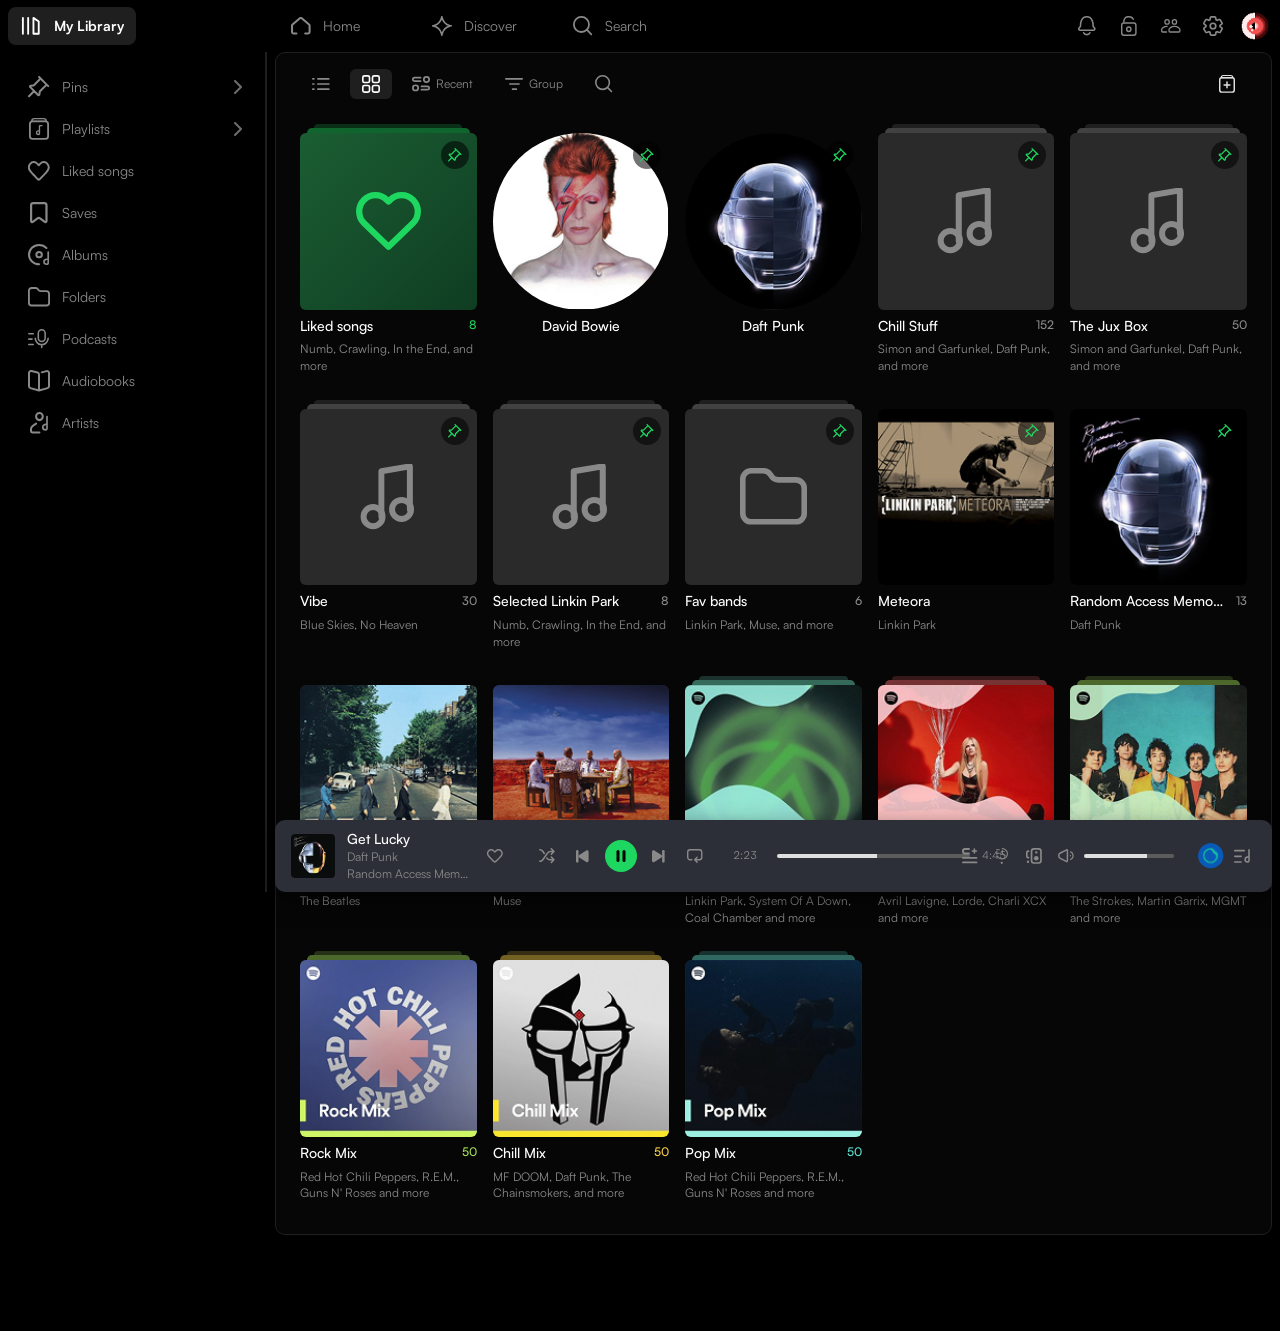
<file: pages/library.html>
<!doctype html>
<html lang="en">
<head>
  <meta charset="UTF-8">
  <meta name="viewport" content="width=device-width, initial-scale=1.0">
  <meta name="description" content="Spotify web player markup clone - My Library">
  <title>My Library | Spotify Clone</title>
  <link rel="icon" href="../favicon.ico">
  <link rel="stylesheet" href="../assets/styles/main.css">
</head>
<body>
  <div class="app">
    <!-- =====================
      Sidebar (left navigation)
    ===================== -->
    <aside class="sidebar" aria-label="Your library">
      <nav class="sidebar__nav" aria-label="Library navigation">
        <ul class="sidebar__top">
          <li class="sidebar__item">
            <a class="sidebar__library-link sidebar__library-link--active" href="library.html" aria-current="page">
              <img class="sidebar__icon" src="../assets/img/icons/library.svg" alt="">
              <span class="sidebar__label">My Library</span>
            </a>
          </li>
        </ul>
        <ul class="sidebar__list">
          <li class="sidebar__item sidebar__item--secondary">
            <a class="sidebar__link" href="library.html">
              <img class="sidebar__icon" src="../assets/img/icons/pin.svg" alt="">
              <span class="sidebar__label">Pins</span>
              <img class="sidebar__chevron" src="../assets/img/icons/chevron-right.svg" alt="">
            </a>
          </li>
          <li class="sidebar__item">
            <a class="sidebar__link" href="playlist.html">
              <img class="sidebar__icon" src="../assets/img/icons/playlist.svg" alt="">
              <span class="sidebar__label">Playlists</span>
              <img class="sidebar__chevron" src="../assets/img/icons/chevron-right.svg" alt="">
            </a>
          </li>
          <li class="sidebar__item">
            <a class="sidebar__link" href="liked-songs.html">
              <img class="sidebar__icon" src="../assets/img/icons/hearth.svg" alt="">
              <span class="sidebar__label">Liked songs</span>
            </a>
          </li>
          <li class="sidebar__item sidebar__item--secondary">
            <a class="sidebar__link" href="library.html">
              <img class="sidebar__icon" src="../assets/img/icons/bookmark.svg" alt="">
              <span class="sidebar__label">Saves</span>
            </a>
          </li>
          <li class="sidebar__item">
            <a class="sidebar__link" href="album.html">
              <img class="sidebar__icon" src="../assets/img/icons/albom.svg" alt="">
              <span class="sidebar__label">Albums</span>
            </a>
          </li>
          <li class="sidebar__item sidebar__item--secondary">
            <a class="sidebar__link" href="library.html">
              <img class="sidebar__icon" src="../assets/img/icons/folder.svg" alt="">
              <span class="sidebar__label">Folders</span>
            </a>
          </li>
          <li class="sidebar__item">
            <a class="sidebar__link" href="podcast.html">
              <img class="sidebar__icon" src="../assets/img/icons/list_microphone.svg" alt="">
              <span class="sidebar__label">Podcasts</span>
            </a>
          </li>
          <li class="sidebar__item sidebar__item--secondary">
            <a class="sidebar__link" href="library.html">
              <img class="sidebar__icon" src="../assets/img/icons/audiobook.svg" alt="">
              <span class="sidebar__label">Audiobooks</span>
            </a>
          </li>
          <li class="sidebar__item">
            <a class="sidebar__link" href="artist.html">
              <img class="sidebar__icon" src="../assets/img/icons/artist.svg" alt="">
              <span class="sidebar__label">Artists</span>
            </a>
          </li>
        </ul>
      </nav>
    </aside>

    <!-- =====================
      Main Content
    ===================== -->
    <main class="main">
      <!-- =====================
        Top Header
      ===================== -->
      <header class="topbar">
        <nav class="topbar__nav" aria-label="Main">
          <ul class="topbar__tabs">
            <li>
              <a class="topbar__tab" href="../index.html">
                <img class="topbar__tab-icon" src="../assets/img/icons/home-inactive.svg" alt="">
                <span class="topbar__tab-label">Home</span>
              </a>
            </li>
            <li>
              <a class="topbar__tab" href="discover.html">
                <img class="topbar__tab-icon" src="../assets/img/icons/discover.svg" alt="">
                <span class="topbar__tab-label">Discover</span>
              </a>
            </li>
            <li>
              <a class="topbar__tab" href="search.html">
                <img class="topbar__tab-icon" src="../assets/img/icons/search.svg" alt="">
                <span class="topbar__tab-label">Search</span>
              </a>
            </li>
          </ul>
        </nav>
        <div class="topbar__actions">
          <button class="icon-btn topbar__action--optional" type="button" aria-label="Notifications"><img class="icon-btn__img" src="../assets/img/icons/notification.svg" alt=""></button>
          <button class="icon-btn topbar__action--optional" type="button" aria-label="Private session"><img class="icon-btn__img" src="../assets/img/icons/lock.svg" alt=""></button>
          <button class="icon-btn topbar__action--optional" type="button" aria-label="Friends activity"><img class="icon-btn__img" src="../assets/img/icons/users.svg" alt=""></button>
          <button class="icon-btn" type="button" aria-label="Settings"><img class="icon-btn__img" src="../assets/img/icons/settings.svg" alt=""></button>
          <a class="icon-btn" href="#" aria-label="Profile"><img class="topbar__avatar" src="../assets/img/users/user_2.png" alt="Your profile picture"></a>
        </div>
      </header>

      <div class="main__panel">
        <h1 class="visually-hidden">My Library</h1>

        <!-- Library toolbar -->
        <div class="toolbar">
          <div class="toolbar__group">
            <button class="toolbar__btn" type="button" aria-label="List view"><img class="toolbar__icon" src="../assets/img/icons/list.svg" alt=""></button>
            <button class="toolbar__btn toolbar__btn--active" type="button" aria-label="Grid view"><img class="toolbar__icon" src="../assets/img/icons/grid.svg" alt=""></button>
            <button class="toolbar__btn" type="button"><img class="toolbar__icon" src="../assets/img/icons/sort.svg" alt="">Recent</button>
            <button class="toolbar__btn" type="button"><img class="toolbar__icon" src="../assets/img/icons/order.svg" alt="">Group</button>
            <button class="toolbar__btn" type="button" aria-label="Search in library"><img class="toolbar__icon" src="../assets/img/icons/search.svg" alt=""></button>
          </div>
          <button class="toolbar__btn" type="button" aria-label="Create playlist"><img class="toolbar__icon" src="../assets/img/icons/add.svg" alt=""></button>
        </div>

        <!-- Library grid -->
        <ul class="card-grid">
          <li class="card-row__item">
            <a class="card card--green" href="liked-songs.html">
              <div class="card__cover card__cover--stack">
                <span class="card__placeholder card__placeholder--liked"><img class="card__placeholder-icon" src="../assets/img/icons/heart-filled.svg" alt=""></span>
                <span class="card__pin" aria-label="Pinned"><img class="card__pin-icon" src="../assets/img/icons/pin-green.svg" alt=""></span>
                <span class="card__play" aria-hidden="true"><img class="card__play-icon" src="../assets/img/icons/player/play-black.svg" alt=""></span>
              </div>
              <div class="card__meta">
                <h3 class="card__title">Liked songs</h3>
                <span class="card__count">8</span>
              </div>
              <p class="card__desc">Numb, Crawling, In the End, and more</p>
            </a>
          </li>
          <li class="card-row__item">
            <a class="card card--artist" href="artist.html">
              <div class="card__cover">
                <img class="card__img" src="../assets/img/artists/artist_3.png" alt="David Bowie" loading="lazy">
                <span class="card__pin" aria-label="Pinned"><img class="card__pin-icon" src="../assets/img/icons/pin-green.svg" alt=""></span>
                <span class="card__play" aria-hidden="true"><img class="card__play-icon" src="../assets/img/icons/player/play-black.svg" alt=""></span>
              </div>
              <div class="card__meta">
                <h3 class="card__title">David Bowie</h3>
              </div>
            </a>
          </li>
          <li class="card-row__item">
            <a class="card card--artist" href="artist.html">
              <div class="card__cover">
                <img class="card__img" src="../assets/img/artists/artist_2.png" alt="Daft Punk" loading="lazy">
                <span class="card__pin" aria-label="Pinned"><img class="card__pin-icon" src="../assets/img/icons/pin-green.svg" alt=""></span>
                <span class="card__play" aria-hidden="true"><img class="card__play-icon" src="../assets/img/icons/player/play-black.svg" alt=""></span>
              </div>
              <div class="card__meta">
                <h3 class="card__title">Daft Punk</h3>
              </div>
            </a>
          </li>
          <li class="card-row__item">
            <a class="card" href="playlist.html">
              <div class="card__cover card__cover--stack">
                <span class="card__placeholder"><img class="card__placeholder-icon" src="../assets/img/icons/music-note.svg" alt=""></span>
                <span class="card__pin" aria-label="Pinned"><img class="card__pin-icon" src="../assets/img/icons/pin-green.svg" alt=""></span>
                <span class="card__play" aria-hidden="true"><img class="card__play-icon" src="../assets/img/icons/player/play-black.svg" alt=""></span>
              </div>
              <div class="card__meta">
                <h3 class="card__title">Chill Stuff</h3>
                <span class="card__count">152</span>
              </div>
              <p class="card__desc">Simon and Garfunkel, Daft Punk, and more</p>
            </a>
          </li>
          <li class="card-row__item">
            <a class="card" href="playlist.html">
              <div class="card__cover card__cover--stack">
                <span class="card__placeholder"><img class="card__placeholder-icon" src="../assets/img/icons/music-note.svg" alt=""></span>
                <span class="card__pin" aria-label="Pinned"><img class="card__pin-icon" src="../assets/img/icons/pin-green.svg" alt=""></span>
                <span class="card__play" aria-hidden="true"><img class="card__play-icon" src="../assets/img/icons/player/play-black.svg" alt=""></span>
              </div>
              <div class="card__meta">
                <h3 class="card__title">The Jux Box</h3>
                <span class="card__count">50</span>
              </div>
              <p class="card__desc">Simon and Garfunkel, Daft Punk, and more</p>
            </a>
          </li>
          <li class="card-row__item">
            <a class="card" href="playlist.html">
              <div class="card__cover card__cover--stack">
                <span class="card__placeholder"><img class="card__placeholder-icon" src="../assets/img/icons/music-note.svg" alt=""></span>
                <span class="card__pin" aria-label="Pinned"><img class="card__pin-icon" src="../assets/img/icons/pin-green.svg" alt=""></span>
                <span class="card__play" aria-hidden="true"><img class="card__play-icon" src="../assets/img/icons/player/play-black.svg" alt=""></span>
              </div>
              <div class="card__meta">
                <h3 class="card__title">Vibe</h3>
                <span class="card__count">30</span>
              </div>
              <p class="card__desc">Blue Skies, No Heaven</p>
            </a>
          </li>
          <li class="card-row__item">
            <a class="card" href="playlist.html">
              <div class="card__cover card__cover--stack">
                <span class="card__placeholder"><img class="card__placeholder-icon" src="../assets/img/icons/music-note.svg" alt=""></span>
                <span class="card__pin" aria-label="Pinned"><img class="card__pin-icon" src="../assets/img/icons/pin-green.svg" alt=""></span>
                <span class="card__play" aria-hidden="true"><img class="card__play-icon" src="../assets/img/icons/player/play-black.svg" alt=""></span>
              </div>
              <div class="card__meta">
                <h3 class="card__title">Selected Linkin Park</h3>
                <span class="card__count">8</span>
              </div>
              <p class="card__desc">Numb, Crawling, In the End, and more</p>
            </a>
          </li>
          <li class="card-row__item">
            <a class="card" href="#">
              <div class="card__cover card__cover--stack">
                <span class="card__placeholder"><img class="card__placeholder-icon" src="../assets/img/icons/folder.svg" alt=""></span>
                <span class="card__pin" aria-label="Pinned"><img class="card__pin-icon" src="../assets/img/icons/pin-green.svg" alt=""></span>
                <span class="card__play" aria-hidden="true"><img class="card__play-icon" src="../assets/img/icons/player/play-black.svg" alt=""></span>
              </div>
              <div class="card__meta">
                <h3 class="card__title">Fav bands</h3>
                <span class="card__count">6</span>
              </div>
              <p class="card__desc">Linkin Park, Muse, and more</p>
            </a>
          </li>
          <li class="card-row__item">
            <a class="card" href="album.html">
              <div class="card__cover">
                <img class="card__img" src="../assets/img/albums/album_3.png" alt="Meteora" loading="lazy">
                <span class="card__pin" aria-label="Pinned"><img class="card__pin-icon" src="../assets/img/icons/pin-green.svg" alt=""></span>
                <span class="card__play" aria-hidden="true"><img class="card__play-icon" src="../assets/img/icons/player/play-black.svg" alt=""></span>
              </div>
              <div class="card__meta">
                <h3 class="card__title">Meteora</h3>
              </div>
              <p class="card__desc">Linkin Park</p>
            </a>
          </li>
          <li class="card-row__item">
            <a class="card" href="album.html">
              <div class="card__cover">
                <img class="card__img" src="../assets/img/albums/album_4.png" alt="Random Access Memories" loading="lazy">
                <span class="card__pin" aria-label="Pinned"><img class="card__pin-icon" src="../assets/img/icons/pin-green.svg" alt=""></span>
                <span class="card__play" aria-hidden="true"><img class="card__play-icon" src="../assets/img/icons/player/play-black.svg" alt=""></span>
              </div>
              <div class="card__meta">
                <h3 class="card__title">Random Access Memories</h3>
                <span class="card__count">13</span>
              </div>
              <p class="card__desc">Daft Punk</p>
            </a>
          </li>
          <li class="card-row__item">
            <a class="card" href="album.html">
              <div class="card__cover">
                <img class="card__img" src="../assets/img/albums/album_5.png" alt="Abbey Road" loading="lazy">
                <span class="card__play" aria-hidden="true"><img class="card__play-icon" src="../assets/img/icons/player/play-black.svg" alt=""></span>
              </div>
              <div class="card__meta">
                <h3 class="card__title">Abbey Road</h3>
                <span class="card__count">13</span>
              </div>
              <p class="card__desc">The Beatles</p>
            </a>
          </li>
          <li class="card-row__item">
            <a class="card" href="album.html">
              <div class="card__cover">
                <img class="card__img" src="../assets/img/albums/album_6.png" alt="Black Holes and Revelations" loading="lazy">
                <span class="card__play" aria-hidden="true"><img class="card__play-icon" src="../assets/img/icons/player/play-black.svg" alt=""></span>
              </div>
              <div class="card__meta">
                <h3 class="card__title">Black Holes and Revelations</h3>
                <span class="card__count">13</span>
              </div>
              <p class="card__desc">Muse</p>
            </a>
          </li>
          <li class="card-row__item">
            <a class="card card--mint" href="playlist.html">
              <div class="card__cover card__cover--stack">
                <img class="card__img" src="../assets/img/covers/cover_2.png" alt="Daily Mix 1" loading="lazy">
                <span class="card__play" aria-hidden="true"><img class="card__play-icon" src="../assets/img/icons/player/play-black.svg" alt=""></span>
              </div>
              <div class="card__meta">
                <h3 class="card__title">Daily Mix 1</h3>
                <span class="card__count">50</span>
              </div>
              <p class="card__desc">Linkin Park, System Of A Down, Coal Chamber and more</p>
            </a>
          </li>
          <li class="card-row__item">
            <a class="card card--red" href="playlist.html">
              <div class="card__cover card__cover--stack">
                <img class="card__img" src="../assets/img/covers/cover_3.png" alt="Daily Mix 2" loading="lazy">
                <span class="card__play" aria-hidden="true"><img class="card__play-icon" src="../assets/img/icons/player/play-black.svg" alt=""></span>
              </div>
              <div class="card__meta">
                <h3 class="card__title">Daily Mix 2</h3>
                <span class="card__count">50</span>
              </div>
              <p class="card__desc">Avril Lavigne, Lorde, Charli XCX and more</p>
            </a>
          </li>
          <li class="card-row__item">
            <a class="card card--lime" href="playlist.html">
              <div class="card__cover card__cover--stack">
                <img class="card__img" src="../assets/img/covers/cover_4.png" alt="Daily Mix 3" loading="lazy">
                <span class="card__play" aria-hidden="true"><img class="card__play-icon" src="../assets/img/icons/player/play-black.svg" alt=""></span>
              </div>
              <div class="card__meta">
                <h3 class="card__title">Daily Mix 3</h3>
                <span class="card__count">50</span>
              </div>
              <p class="card__desc">The Strokes, Martin Garrix, MGMT and more</p>
            </a>
          </li>
          <li class="card-row__item">
            <a class="card card--lime" href="playlist.html">
              <div class="card__cover card__cover--stack">
                <img class="card__img" src="../assets/img/covers/cover_9.png" alt="Rock Mix" loading="lazy">
                <span class="card__play" aria-hidden="true"><img class="card__play-icon" src="../assets/img/icons/player/play-black.svg" alt=""></span>
              </div>
              <div class="card__meta">
                <h3 class="card__title">Rock Mix</h3>
                <span class="card__count">50</span>
              </div>
              <p class="card__desc">Red Hot Chili Peppers, R.E.M., Guns N' Roses and more</p>
            </a>
          </li>
          <li class="card-row__item">
            <a class="card card--yellow" href="playlist.html">
              <div class="card__cover card__cover--stack">
                <img class="card__img" src="../assets/img/covers/cover_10.png" alt="Chill Mix" loading="lazy">
                <span class="card__play" aria-hidden="true"><img class="card__play-icon" src="../assets/img/icons/player/play-black.svg" alt=""></span>
              </div>
              <div class="card__meta">
                <h3 class="card__title">Chill Mix</h3>
                <span class="card__count">50</span>
              </div>
              <p class="card__desc">MF DOOM, Daft Punk, The Chainsmokers, and more</p>
            </a>
          </li>
          <li class="card-row__item">
            <a class="card card--teal" href="playlist.html">
              <div class="card__cover card__cover--stack">
                <img class="card__img" src="../assets/img/covers/cover_11.png" alt="Pop Mix" loading="lazy">
                <span class="card__play" aria-hidden="true"><img class="card__play-icon" src="../assets/img/icons/player/play-black.svg" alt=""></span>
              </div>
              <div class="card__meta">
                <h3 class="card__title">Pop Mix</h3>
                <span class="card__count">50</span>
              </div>
              <p class="card__desc">Red Hot Chili Peppers, R.E.M., Guns N' Roses and more</p>
            </a>
          </li>
        </ul>
      </div>
    </main>
  </div>

  <!-- =====================
    Bottom Player (fixed)
  ===================== -->
  <footer class="player" aria-label="Now playing">
    <div class="player__bar">
      <!-- Left: track info -->
      <div class="player-left">
        <img class="player-left__cover" src="../assets/img/covers/small_cover.png" alt="Random Access Memories cover">
        <div class="player-left__info">
          <a class="player-left__title" href="song.html">Get Lucky</a>
          <a class="player-left__artist" href="artist.html">Daft Punk</a>
          <a class="player-left__album" href="album.html">Random Access Memories</a>
        </div>
        <span class="player-left__action"><button class="icon-btn icon-btn--sm icon-btn--on-player" type="button" aria-label="Save to Liked Songs" data-like aria-pressed="false"><img class="icon-btn__img" src="../assets/img/icons/hearth.svg" alt=""></button></span>
      </div>

      <!-- Center: playback controls + progress -->
      <div class="player-center">
        <div class="player-center__controls">
          <span class="player-center__secondary"><button class="icon-btn icon-btn--sm icon-btn--on-player" type="button" aria-label="Shuffle"><img class="icon-btn__img" src="../assets/img/icons/player/shuffle.svg" alt=""></button></span>
          <span class="player-center__secondary"><button class="icon-btn icon-btn--sm icon-btn--on-player" type="button" aria-label="Previous"><img class="icon-btn__img" src="../assets/img/icons/player/prev.svg" alt=""></button></span>
          <button class="play-btn play-btn--sm play-btn--pause" type="button" aria-label="Pause" data-play-toggle>
            <img class="play-btn__img" src="../assets/img/icons/player/pause-black.svg" alt="">
          </button>
          <span class="player-center__secondary"><button class="icon-btn icon-btn--sm icon-btn--on-player" type="button" aria-label="Next"><img class="icon-btn__img" src="../assets/img/icons/player/next.svg" alt=""></button></span>
          <span class="player-center__secondary"><button class="icon-btn icon-btn--sm icon-btn--on-player" type="button" aria-label="Repeat"><img class="icon-btn__img" src="../assets/img/icons/player/repeat.svg" alt=""></button></span>
        </div>
        <div class="player-center__progress">
          <span class="player__time">2:23</span>
          <label class="visually-hidden" for="player-progress">Song progress</label>
          <input class="range range--progress" id="player-progress" type="range" min="0" max="100" value="52" data-range>
          <span class="player__time">4:45</span>
        </div>
      </div>

      <!-- Right: extra actions + volume -->
      <div class="player-right">
        <span class="player-right__optional"><button class="icon-btn icon-btn--sm icon-btn--on-player" type="button" aria-label="Add to playlist"><img class="icon-btn__img" src="../assets/img/icons/add-to-playlist.svg" alt=""></button></span>
        <span class="player-right__optional"><button class="icon-btn icon-btn--sm icon-btn--on-player" type="button" aria-label="Lyrics"><img class="icon-btn__img" src="../assets/img/icons/now-playing.svg" alt=""></button></span>
        <button class="icon-btn icon-btn--sm icon-btn--on-player" type="button" aria-label="Connect to a device"><img class="icon-btn__img" src="../assets/img/icons/player/devices.svg" alt=""></button>
        <div class="player-right__volume">
          <button class="icon-btn icon-btn--sm icon-btn--on-player" type="button" aria-label="Mute"><img class="icon-btn__img" src="../assets/img/icons/player/volume.svg" alt=""></button>
          <label class="visually-hidden" for="player-volume">Volume</label>
          <input class="range range--volume" id="player-volume" type="range" min="0" max="100" value="70" data-range>
        </div>
        <span class="player-right__divider" aria-hidden="true"></span>
        <img class="player-right__device" src="../assets/img/icons/player/player_blue_icon.svg" alt="Listening on this computer">
        <button class="icon-btn icon-btn--sm icon-btn--on-player" type="button" aria-label="Queue"><img class="icon-btn__img" src="../assets/img/icons/player/list.svg" alt=""></button>
      </div>
    </div>
  </footer>

  <!-- =====================
    Mobile Bottom Navigation
  ===================== -->
  <nav class="mobile-nav" aria-label="Mobile navigation">
    <ul class="mobile-nav__list">
      <li><a class="mobile-nav__link" href="../index.html"><img class="mobile-nav__icon" src="../assets/img/icons/home-inactive.svg" alt="">Home</a></li>
      <li><a class="mobile-nav__link" href="discover.html"><img class="mobile-nav__icon" src="../assets/img/icons/discover.svg" alt="">Discover</a></li>
      <li><a class="mobile-nav__link" href="search.html"><img class="mobile-nav__icon" src="../assets/img/icons/search.svg" alt="">Search</a></li>
      <li><a class="mobile-nav__link mobile-nav__link--active" href="library.html"><img class="mobile-nav__icon" src="../assets/img/icons/library.svg" alt="">Library</a></li>
      <li><a class="mobile-nav__link" href="liked-songs.html"><img class="mobile-nav__icon" src="../assets/img/icons/me.svg" alt="">Me</a></li>
    </ul>
  </nav>

  <script src="../assets/js/main.js"></script>
</body>
</html>
</file>
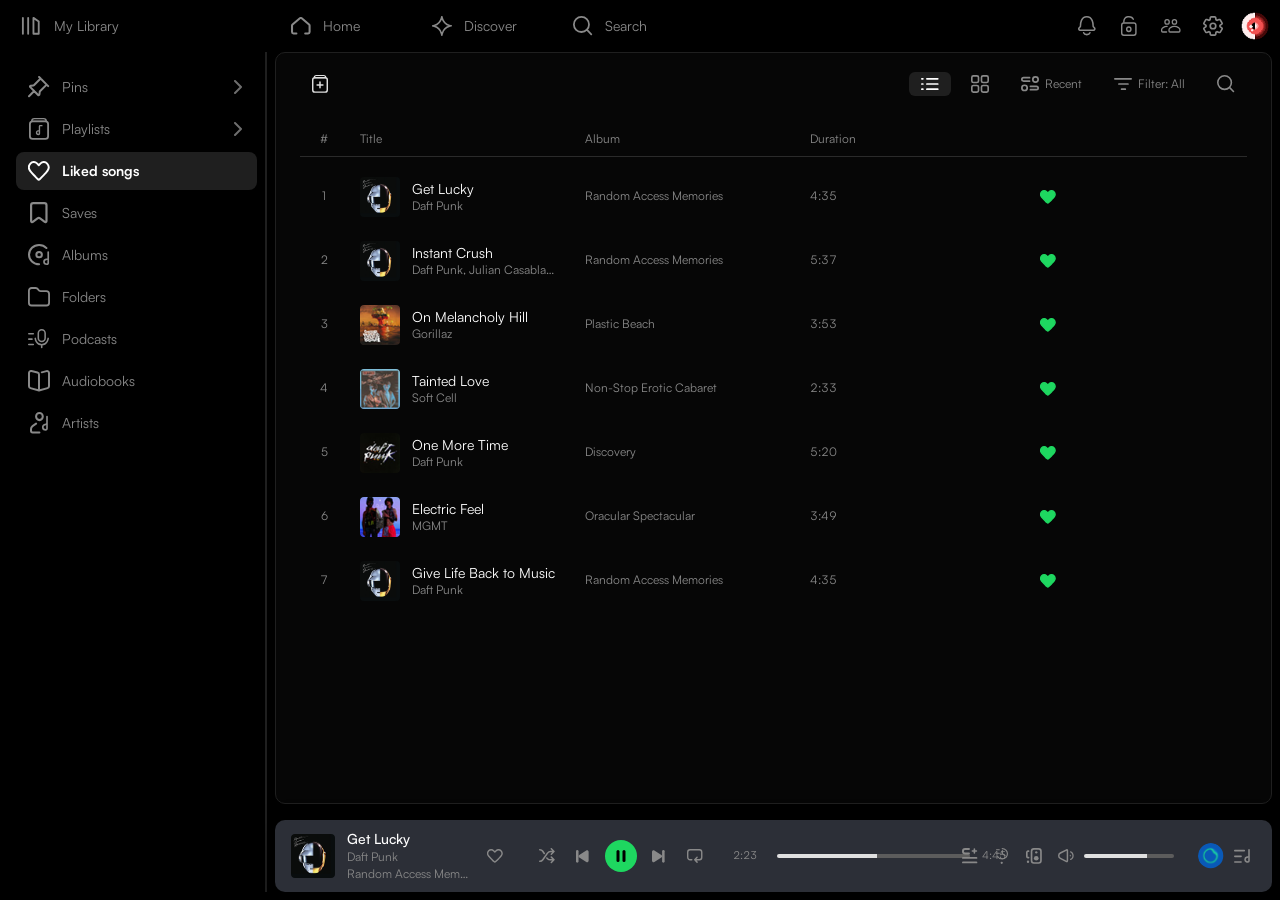
<file: pages/liked-songs.html>
<!doctype html>
<html lang="en">
<head>
  <meta charset="UTF-8">
  <meta name="viewport" content="width=device-width, initial-scale=1.0">
  <meta name="description" content="Spotify web player markup clone - Liked Songs">
  <title>Liked Songs | Spotify Clone</title>
  <link rel="icon" href="../favicon.ico">
  <link rel="stylesheet" href="../assets/styles/main.css">
</head>
<body>
  <div class="app">
    <!-- =====================
      Sidebar (left navigation)
    ===================== -->
    <aside class="sidebar" aria-label="Your library">
      <nav class="sidebar__nav" aria-label="Library navigation">
        <ul class="sidebar__top">
          <li class="sidebar__item">
            <a class="sidebar__library-link" href="library.html">
              <img class="sidebar__icon" src="../assets/img/icons/library.svg" alt="">
              <span class="sidebar__label">My Library</span>
            </a>
          </li>
        </ul>
        <ul class="sidebar__list">
          <li class="sidebar__item sidebar__item--secondary">
            <a class="sidebar__link" href="library.html">
              <img class="sidebar__icon" src="../assets/img/icons/pin.svg" alt="">
              <span class="sidebar__label">Pins</span>
              <img class="sidebar__chevron" src="../assets/img/icons/chevron-right.svg" alt="">
            </a>
          </li>
          <li class="sidebar__item">
            <a class="sidebar__link" href="playlist.html">
              <img class="sidebar__icon" src="../assets/img/icons/playlist.svg" alt="">
              <span class="sidebar__label">Playlists</span>
              <img class="sidebar__chevron" src="../assets/img/icons/chevron-right.svg" alt="">
            </a>
          </li>
          <li class="sidebar__item">
            <a class="sidebar__link sidebar__link--active" href="liked-songs.html" aria-current="page">
              <img class="sidebar__icon" src="../assets/img/icons/hearth.svg" alt="">
              <span class="sidebar__label">Liked songs</span>
            </a>
          </li>
          <li class="sidebar__item sidebar__item--secondary">
            <a class="sidebar__link" href="library.html">
              <img class="sidebar__icon" src="../assets/img/icons/bookmark.svg" alt="">
              <span class="sidebar__label">Saves</span>
            </a>
          </li>
          <li class="sidebar__item">
            <a class="sidebar__link" href="album.html">
              <img class="sidebar__icon" src="../assets/img/icons/albom.svg" alt="">
              <span class="sidebar__label">Albums</span>
            </a>
          </li>
          <li class="sidebar__item sidebar__item--secondary">
            <a class="sidebar__link" href="library.html">
              <img class="sidebar__icon" src="../assets/img/icons/folder.svg" alt="">
              <span class="sidebar__label">Folders</span>
            </a>
          </li>
          <li class="sidebar__item">
            <a class="sidebar__link" href="podcast.html">
              <img class="sidebar__icon" src="../assets/img/icons/list_microphone.svg" alt="">
              <span class="sidebar__label">Podcasts</span>
            </a>
          </li>
          <li class="sidebar__item sidebar__item--secondary">
            <a class="sidebar__link" href="library.html">
              <img class="sidebar__icon" src="../assets/img/icons/audiobook.svg" alt="">
              <span class="sidebar__label">Audiobooks</span>
            </a>
          </li>
          <li class="sidebar__item">
            <a class="sidebar__link" href="artist.html">
              <img class="sidebar__icon" src="../assets/img/icons/artist.svg" alt="">
              <span class="sidebar__label">Artists</span>
            </a>
          </li>
        </ul>
      </nav>
    </aside>

    <!-- =====================
      Main Content
    ===================== -->
    <main class="main">
      <!-- =====================
        Top Header
      ===================== -->
      <header class="topbar">
        <nav class="topbar__nav" aria-label="Main">
          <ul class="topbar__tabs">
            <li>
              <a class="topbar__tab" href="../index.html">
                <img class="topbar__tab-icon" src="../assets/img/icons/home-inactive.svg" alt="">
                <span class="topbar__tab-label">Home</span>
              </a>
            </li>
            <li>
              <a class="topbar__tab" href="discover.html">
                <img class="topbar__tab-icon" src="../assets/img/icons/discover.svg" alt="">
                <span class="topbar__tab-label">Discover</span>
              </a>
            </li>
            <li>
              <a class="topbar__tab" href="search.html">
                <img class="topbar__tab-icon" src="../assets/img/icons/search.svg" alt="">
                <span class="topbar__tab-label">Search</span>
              </a>
            </li>
          </ul>
        </nav>
        <div class="topbar__actions">
          <button class="icon-btn topbar__action--optional" type="button" aria-label="Notifications"><img class="icon-btn__img" src="../assets/img/icons/notification.svg" alt=""></button>
          <button class="icon-btn topbar__action--optional" type="button" aria-label="Private session"><img class="icon-btn__img" src="../assets/img/icons/lock.svg" alt=""></button>
          <button class="icon-btn topbar__action--optional" type="button" aria-label="Friends activity"><img class="icon-btn__img" src="../assets/img/icons/users.svg" alt=""></button>
          <button class="icon-btn" type="button" aria-label="Settings"><img class="icon-btn__img" src="../assets/img/icons/settings.svg" alt=""></button>
          <a class="icon-btn" href="#" aria-label="Profile"><img class="topbar__avatar" src="../assets/img/users/user_2.png" alt="Your profile picture"></a>
        </div>
      </header>

      <div class="main__panel">
        <h1 class="visually-hidden">Liked songs</h1>

        <!-- Liked songs toolbar -->
        <div class="toolbar">
          <button class="toolbar__btn" type="button" aria-label="Create playlist"><img class="toolbar__icon" src="../assets/img/icons/add.svg" alt=""></button>
          <div class="toolbar__group">
            <button class="toolbar__btn toolbar__btn--active" type="button" aria-label="List view"><img class="toolbar__icon" src="../assets/img/icons/list.svg" alt=""></button>
            <button class="toolbar__btn" type="button" aria-label="Grid view"><img class="toolbar__icon" src="../assets/img/icons/grid.svg" alt=""></button>
            <button class="toolbar__btn" type="button"><img class="toolbar__icon" src="../assets/img/icons/sort.svg" alt="">Recent</button>
            <button class="toolbar__btn" type="button"><img class="toolbar__icon" src="../assets/img/icons/order.svg" alt="">Filter: All</button>
            <button class="toolbar__btn" type="button" aria-label="Search in library"><img class="toolbar__icon" src="../assets/img/icons/search.svg" alt=""></button>
          </div>
        </div>

        <!-- Liked songs list -->
        <table class="track-table">
          <caption class="visually-hidden">Liked songs</caption>
          <thead>
            <tr>
              <th class="track-table__head-cell track-table__num" scope="col">#</th>
              <th class="track-table__head-cell" scope="col">Title</th>
              <th class="track-table__head-cell track-table__optional" scope="col">Album</th>
              <th class="track-table__head-cell" scope="col">Duration</th>
              <th class="track-table__head-cell" scope="col"><span class="visually-hidden">Liked</span></th>
            </tr>
          </thead>
          <tbody class="track-table__body">
            <tr class="track-table__row">
              <td class="track-table__cell track-table__num">1</td>
              <td class="track-table__cell">
                <div class="track">
                  <img class="track__thumb" src="../assets/img/albums/album_1.png" alt="">
                  <div class="track__text">
                    <a class="track__name" href="#">Get Lucky</a>
                    <span class="track__artist">Daft Punk</span>
                  </div>
                </div>
              </td>
              <td class="track-table__cell track-table__optional"><a href="#">Random Access Memories</a></td>
              <td class="track-table__cell track-table__duration">4:35</td>
              <td class="track-table__cell track-table__like"><button class="icon-btn icon-btn--sm icon-btn--liked" type="button" aria-label="Remove from Liked Songs" data-like aria-pressed="true"><img class="icon-btn__img" src="../assets/img/icons/green-heart.svg" alt=""></button></td>
            </tr>
            <tr class="track-table__row">
              <td class="track-table__cell track-table__num">2</td>
              <td class="track-table__cell">
                <div class="track">
                  <img class="track__thumb" src="../assets/img/albums/album_1.png" alt="">
                  <div class="track__text">
                    <a class="track__name" href="#">Instant Crush</a>
                    <span class="track__artist">Daft Punk, Julian Casablancas</span>
                  </div>
                </div>
              </td>
              <td class="track-table__cell track-table__optional"><a href="#">Random Access Memories</a></td>
              <td class="track-table__cell track-table__duration">5:37</td>
              <td class="track-table__cell track-table__like"><button class="icon-btn icon-btn--sm icon-btn--liked" type="button" aria-label="Remove from Liked Songs" data-like aria-pressed="true"><img class="icon-btn__img" src="../assets/img/icons/green-heart.svg" alt=""></button></td>
            </tr>
            <tr class="track-table__row">
              <td class="track-table__cell track-table__num">3</td>
              <td class="track-table__cell">
                <div class="track">
                  <img class="track__thumb" src="../assets/img/albums/on-melancholy-hill.png" alt="">
                  <div class="track__text">
                    <a class="track__name" href="#">On Melancholy Hill</a>
                    <span class="track__artist">Gorillaz</span>
                  </div>
                </div>
              </td>
              <td class="track-table__cell track-table__optional"><a href="#">Plastic Beach</a></td>
              <td class="track-table__cell track-table__duration">3:53</td>
              <td class="track-table__cell track-table__like"><button class="icon-btn icon-btn--sm icon-btn--liked" type="button" aria-label="Remove from Liked Songs" data-like aria-pressed="true"><img class="icon-btn__img" src="../assets/img/icons/green-heart.svg" alt=""></button></td>
            </tr>
            <tr class="track-table__row">
              <td class="track-table__cell track-table__num">4</td>
              <td class="track-table__cell">
                <div class="track">
                  <img class="track__thumb" src="../assets/img/albums/tainted-love.png" alt="">
                  <div class="track__text">
                    <a class="track__name" href="#">Tainted Love</a>
                    <span class="track__artist">Soft Cell</span>
                  </div>
                </div>
              </td>
              <td class="track-table__cell track-table__optional"><a href="#">Non-Stop Erotic Cabaret</a></td>
              <td class="track-table__cell track-table__duration">2:33</td>
              <td class="track-table__cell track-table__like"><button class="icon-btn icon-btn--sm icon-btn--liked" type="button" aria-label="Remove from Liked Songs" data-like aria-pressed="true"><img class="icon-btn__img" src="../assets/img/icons/green-heart.svg" alt=""></button></td>
            </tr>
            <tr class="track-table__row">
              <td class="track-table__cell track-table__num">5</td>
              <td class="track-table__cell">
                <div class="track">
                  <img class="track__thumb" src="../assets/img/albums/one-more-time.png" alt="">
                  <div class="track__text">
                    <a class="track__name" href="#">One More Time</a>
                    <span class="track__artist">Daft Punk</span>
                  </div>
                </div>
              </td>
              <td class="track-table__cell track-table__optional"><a href="#">Discovery</a></td>
              <td class="track-table__cell track-table__duration">5:20</td>
              <td class="track-table__cell track-table__like"><button class="icon-btn icon-btn--sm icon-btn--liked" type="button" aria-label="Remove from Liked Songs" data-like aria-pressed="true"><img class="icon-btn__img" src="../assets/img/icons/green-heart.svg" alt=""></button></td>
            </tr>
            <tr class="track-table__row">
              <td class="track-table__cell track-table__num">6</td>
              <td class="track-table__cell">
                <div class="track">
                  <img class="track__thumb" src="../assets/img/albums/electric-feel.png" alt="">
                  <div class="track__text">
                    <a class="track__name" href="#">Electric Feel</a>
                    <span class="track__artist">MGMT</span>
                  </div>
                </div>
              </td>
              <td class="track-table__cell track-table__optional"><a href="#">Oracular Spectacular</a></td>
              <td class="track-table__cell track-table__duration">3:49</td>
              <td class="track-table__cell track-table__like"><button class="icon-btn icon-btn--sm icon-btn--liked" type="button" aria-label="Remove from Liked Songs" data-like aria-pressed="true"><img class="icon-btn__img" src="../assets/img/icons/green-heart.svg" alt=""></button></td>
            </tr>
            <tr class="track-table__row">
              <td class="track-table__cell track-table__num">7</td>
              <td class="track-table__cell">
                <div class="track">
                  <img class="track__thumb" src="../assets/img/albums/album_1.png" alt="">
                  <div class="track__text">
                    <a class="track__name" href="#">Give Life Back to Music</a>
                    <span class="track__artist">Daft Punk</span>
                  </div>
                </div>
              </td>
              <td class="track-table__cell track-table__optional"><a href="#">Random Access Memories</a></td>
              <td class="track-table__cell track-table__duration">4:35</td>
              <td class="track-table__cell track-table__like"><button class="icon-btn icon-btn--sm icon-btn--liked" type="button" aria-label="Remove from Liked Songs" data-like aria-pressed="true"><img class="icon-btn__img" src="../assets/img/icons/green-heart.svg" alt=""></button></td>
            </tr>
          </tbody>
        </table>
      </div>
    </main>
  </div>

  <!-- =====================
    Bottom Player (fixed)
  ===================== -->
  <footer class="player" aria-label="Now playing">
    <div class="player__bar">
      <!-- Left: track info -->
      <div class="player-left">
        <img class="player-left__cover" src="../assets/img/covers/small_cover.png" alt="Random Access Memories cover">
        <div class="player-left__info">
          <a class="player-left__title" href="song.html">Get Lucky</a>
          <a class="player-left__artist" href="artist.html">Daft Punk</a>
          <a class="player-left__album" href="album.html">Random Access Memories</a>
        </div>
        <span class="player-left__action"><button class="icon-btn icon-btn--sm icon-btn--on-player" type="button" aria-label="Save to Liked Songs" data-like aria-pressed="false"><img class="icon-btn__img" src="../assets/img/icons/hearth.svg" alt=""></button></span>
      </div>

      <!-- Center: playback controls + progress -->
      <div class="player-center">
        <div class="player-center__controls">
          <span class="player-center__secondary"><button class="icon-btn icon-btn--sm icon-btn--on-player" type="button" aria-label="Shuffle"><img class="icon-btn__img" src="../assets/img/icons/player/shuffle.svg" alt=""></button></span>
          <span class="player-center__secondary"><button class="icon-btn icon-btn--sm icon-btn--on-player" type="button" aria-label="Previous"><img class="icon-btn__img" src="../assets/img/icons/player/prev.svg" alt=""></button></span>
          <button class="play-btn play-btn--sm play-btn--pause" type="button" aria-label="Pause" data-play-toggle>
            <img class="play-btn__img" src="../assets/img/icons/player/pause-black.svg" alt="">
          </button>
          <span class="player-center__secondary"><button class="icon-btn icon-btn--sm icon-btn--on-player" type="button" aria-label="Next"><img class="icon-btn__img" src="../assets/img/icons/player/next.svg" alt=""></button></span>
          <span class="player-center__secondary"><button class="icon-btn icon-btn--sm icon-btn--on-player" type="button" aria-label="Repeat"><img class="icon-btn__img" src="../assets/img/icons/player/repeat.svg" alt=""></button></span>
        </div>
        <div class="player-center__progress">
          <span class="player__time">2:23</span>
          <label class="visually-hidden" for="player-progress">Song progress</label>
          <input class="range range--progress" id="player-progress" type="range" min="0" max="100" value="52" data-range>
          <span class="player__time">4:45</span>
        </div>
      </div>

      <!-- Right: extra actions + volume -->
      <div class="player-right">
        <span class="player-right__optional"><button class="icon-btn icon-btn--sm icon-btn--on-player" type="button" aria-label="Add to playlist"><img class="icon-btn__img" src="../assets/img/icons/add-to-playlist.svg" alt=""></button></span>
        <span class="player-right__optional"><button class="icon-btn icon-btn--sm icon-btn--on-player" type="button" aria-label="Lyrics"><img class="icon-btn__img" src="../assets/img/icons/now-playing.svg" alt=""></button></span>
        <button class="icon-btn icon-btn--sm icon-btn--on-player" type="button" aria-label="Connect to a device"><img class="icon-btn__img" src="../assets/img/icons/player/devices.svg" alt=""></button>
        <div class="player-right__volume">
          <button class="icon-btn icon-btn--sm icon-btn--on-player" type="button" aria-label="Mute"><img class="icon-btn__img" src="../assets/img/icons/player/volume.svg" alt=""></button>
          <label class="visually-hidden" for="player-volume">Volume</label>
          <input class="range range--volume" id="player-volume" type="range" min="0" max="100" value="70" data-range>
        </div>
        <span class="player-right__divider" aria-hidden="true"></span>
        <img class="player-right__device" src="../assets/img/icons/player/player_blue_icon.svg" alt="Listening on this computer">
        <button class="icon-btn icon-btn--sm icon-btn--on-player" type="button" aria-label="Queue"><img class="icon-btn__img" src="../assets/img/icons/player/list.svg" alt=""></button>
      </div>
    </div>
  </footer>

  <!-- =====================
    Mobile Bottom Navigation
  ===================== -->
  <nav class="mobile-nav" aria-label="Mobile navigation">
    <ul class="mobile-nav__list">
      <li><a class="mobile-nav__link" href="../index.html"><img class="mobile-nav__icon" src="../assets/img/icons/home-inactive.svg" alt="">Home</a></li>
      <li><a class="mobile-nav__link" href="discover.html"><img class="mobile-nav__icon" src="../assets/img/icons/discover.svg" alt="">Discover</a></li>
      <li><a class="mobile-nav__link" href="search.html"><img class="mobile-nav__icon" src="../assets/img/icons/search.svg" alt="">Search</a></li>
      <li><a class="mobile-nav__link" href="library.html"><img class="mobile-nav__icon" src="../assets/img/icons/library.svg" alt="">Library</a></li>
      <li><a class="mobile-nav__link mobile-nav__link--active" href="liked-songs.html"><img class="mobile-nav__icon" src="../assets/img/icons/me.svg" alt="">Me</a></li>
    </ul>
  </nav>

  <script src="../assets/js/main.js"></script>
</body>
</html>
</file>
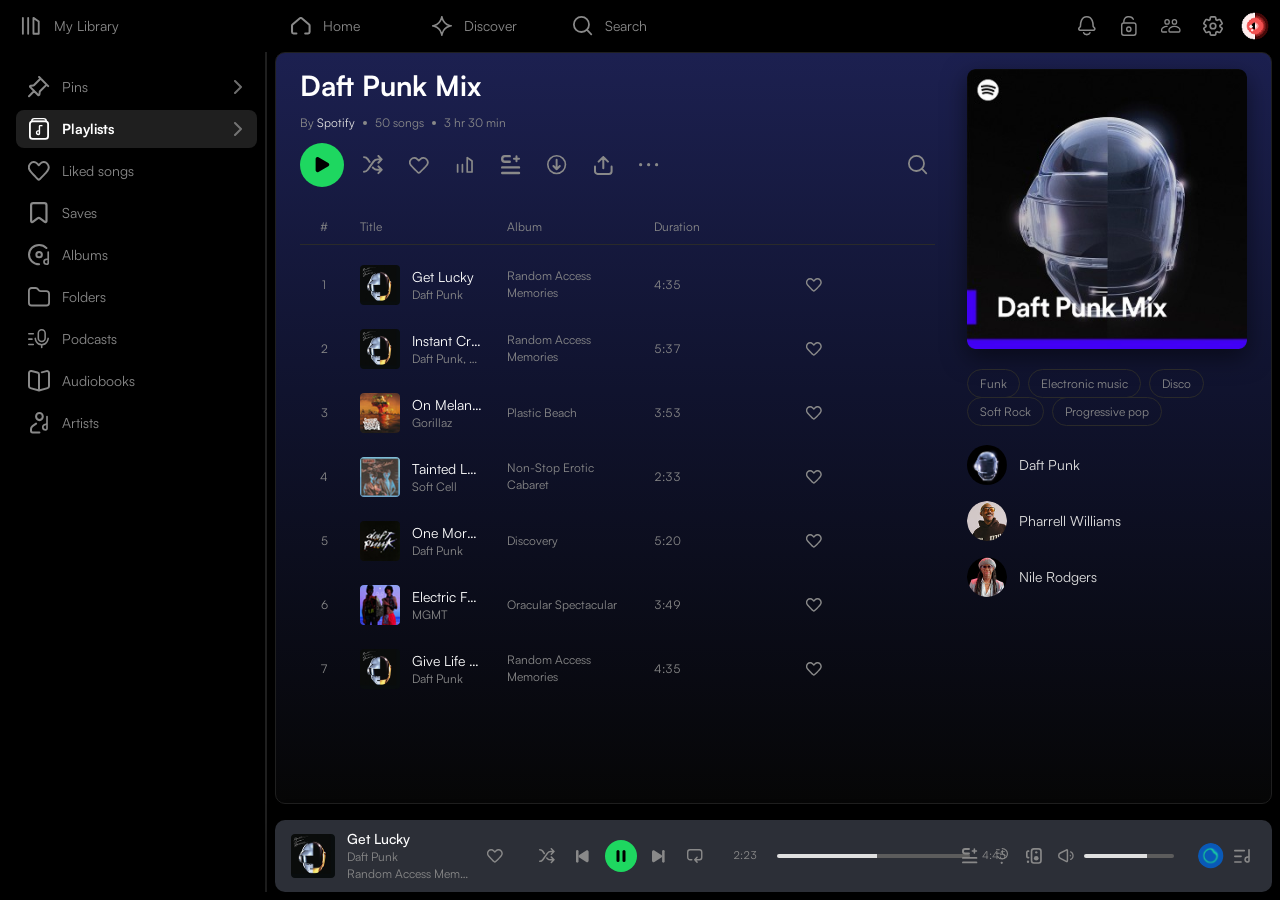
<file: pages/playlist.html>
<!doctype html>
<html lang="en">
<head>
  <meta charset="UTF-8">
  <meta name="viewport" content="width=device-width, initial-scale=1.0">
  <meta name="description" content="Spotify web player markup clone - Daft Punk Mix">
  <title>Daft Punk Mix | Spotify Clone</title>
  <link rel="icon" href="../favicon.ico">
  <link rel="stylesheet" href="../assets/styles/main.css">
</head>
<body>
  <div class="app">
    <!-- =====================
      Sidebar (left navigation)
    ===================== -->
    <aside class="sidebar" aria-label="Your library">
      <nav class="sidebar__nav" aria-label="Library navigation">
        <ul class="sidebar__top">
          <li class="sidebar__item">
            <a class="sidebar__library-link" href="library.html">
              <img class="sidebar__icon" src="../assets/img/icons/library.svg" alt="">
              <span class="sidebar__label">My Library</span>
            </a>
          </li>
        </ul>
        <ul class="sidebar__list">
          <li class="sidebar__item sidebar__item--secondary">
            <a class="sidebar__link" href="library.html">
              <img class="sidebar__icon" src="../assets/img/icons/pin.svg" alt="">
              <span class="sidebar__label">Pins</span>
              <img class="sidebar__chevron" src="../assets/img/icons/chevron-right.svg" alt="">
            </a>
          </li>
          <li class="sidebar__item">
            <a class="sidebar__link sidebar__link--active" href="playlist.html" aria-current="page">
              <img class="sidebar__icon" src="../assets/img/icons/playlist.svg" alt="">
              <span class="sidebar__label">Playlists</span>
              <img class="sidebar__chevron" src="../assets/img/icons/chevron-right.svg" alt="">
            </a>
          </li>
          <li class="sidebar__item">
            <a class="sidebar__link" href="liked-songs.html">
              <img class="sidebar__icon" src="../assets/img/icons/hearth.svg" alt="">
              <span class="sidebar__label">Liked songs</span>
            </a>
          </li>
          <li class="sidebar__item sidebar__item--secondary">
            <a class="sidebar__link" href="library.html">
              <img class="sidebar__icon" src="../assets/img/icons/bookmark.svg" alt="">
              <span class="sidebar__label">Saves</span>
            </a>
          </li>
          <li class="sidebar__item">
            <a class="sidebar__link" href="album.html">
              <img class="sidebar__icon" src="../assets/img/icons/albom.svg" alt="">
              <span class="sidebar__label">Albums</span>
            </a>
          </li>
          <li class="sidebar__item sidebar__item--secondary">
            <a class="sidebar__link" href="library.html">
              <img class="sidebar__icon" src="../assets/img/icons/folder.svg" alt="">
              <span class="sidebar__label">Folders</span>
            </a>
          </li>
          <li class="sidebar__item">
            <a class="sidebar__link" href="podcast.html">
              <img class="sidebar__icon" src="../assets/img/icons/list_microphone.svg" alt="">
              <span class="sidebar__label">Podcasts</span>
            </a>
          </li>
          <li class="sidebar__item sidebar__item--secondary">
            <a class="sidebar__link" href="library.html">
              <img class="sidebar__icon" src="../assets/img/icons/audiobook.svg" alt="">
              <span class="sidebar__label">Audiobooks</span>
            </a>
          </li>
          <li class="sidebar__item">
            <a class="sidebar__link" href="artist.html">
              <img class="sidebar__icon" src="../assets/img/icons/artist.svg" alt="">
              <span class="sidebar__label">Artists</span>
            </a>
          </li>
        </ul>
      </nav>
    </aside>

    <!-- =====================
      Main Content
    ===================== -->
    <main class="main">
      <!-- =====================
        Top Header
      ===================== -->
      <header class="topbar">
        <nav class="topbar__nav" aria-label="Main">
          <ul class="topbar__tabs">
            <li>
              <a class="topbar__tab" href="../index.html">
                <img class="topbar__tab-icon" src="../assets/img/icons/home-inactive.svg" alt="">
                <span class="topbar__tab-label">Home</span>
              </a>
            </li>
            <li>
              <a class="topbar__tab" href="discover.html">
                <img class="topbar__tab-icon" src="../assets/img/icons/discover.svg" alt="">
                <span class="topbar__tab-label">Discover</span>
              </a>
            </li>
            <li>
              <a class="topbar__tab" href="search.html">
                <img class="topbar__tab-icon" src="../assets/img/icons/search.svg" alt="">
                <span class="topbar__tab-label">Search</span>
              </a>
            </li>
          </ul>
        </nav>
        <div class="topbar__actions">
          <button class="icon-btn topbar__action--optional" type="button" aria-label="Notifications"><img class="icon-btn__img" src="../assets/img/icons/notification.svg" alt=""></button>
          <button class="icon-btn topbar__action--optional" type="button" aria-label="Private session"><img class="icon-btn__img" src="../assets/img/icons/lock.svg" alt=""></button>
          <button class="icon-btn topbar__action--optional" type="button" aria-label="Friends activity"><img class="icon-btn__img" src="../assets/img/icons/users.svg" alt=""></button>
          <button class="icon-btn" type="button" aria-label="Settings"><img class="icon-btn__img" src="../assets/img/icons/settings.svg" alt=""></button>
          <a class="icon-btn" href="#" aria-label="Profile"><img class="topbar__avatar" src="../assets/img/users/user_2.png" alt="Your profile picture"></a>
        </div>
      </header>

      <div class="main__panel main__panel--navy">
        <div class="detail">
          <!-- Playlist info + tracks -->
          <section class="detail__main" aria-labelledby="playlist-title">
            <div class="media-head">
              <h1 class="media-head__title" id="playlist-title">Daft Punk Mix</h1>
              <p class="media-head__meta">
                <span>By <span class="media-head__meta-strong">Spotify</span></span>
                <span class="dot-separator" aria-hidden="true"></span><span>50 songs</span>
                <span class="dot-separator" aria-hidden="true"></span><span>3 hr 30 min</span>
              </p>
              <div class="media-head__actions">
                <button class="play-btn play-btn--lg" type="button" aria-label="Play"><img class="play-btn__img" src="../assets/img/icons/player/play-black.svg" alt=""></button>
                <button class="icon-btn" type="button" aria-label="Shuffle"><img class="icon-btn__img" src="../assets/img/icons/player/shuffle.svg" alt=""></button>
                <button class="icon-btn" type="button" aria-label="Save to Your Library" data-like aria-pressed="false"><img class="icon-btn__img" src="../assets/img/icons/hearth.svg" alt=""></button>
                <button class="icon-btn" type="button" aria-label="Add to playlist"><img class="icon-btn__img" src="../assets/img/icons/add_library.svg" alt=""></button>
                <button class="icon-btn" type="button" aria-label="Add to queue"><img class="icon-btn__img" src="../assets/img/icons/add-to-playlist.svg" alt=""></button>
                <button class="icon-btn" type="button" aria-label="Download"><img class="icon-btn__img" src="../assets/img/icons/download.svg" alt=""></button>
                <button class="icon-btn" type="button" aria-label="Share"><img class="icon-btn__img" src="../assets/img/icons/upload.svg" alt=""></button>
                <button class="icon-btn" type="button" aria-label="More options"><img class="icon-btn__img" src="../assets/img/icons/dots.svg" alt=""></button>
                <span class="media-head__actions-end"><button class="icon-btn" type="button" aria-label="Search in playlist"><img class="icon-btn__img" src="../assets/img/icons/search.svg" alt=""></button></span>
              </div>
            </div>
            <table class="track-table">
              <caption class="visually-hidden">Playlist tracks</caption>
              <thead>
                <tr>
                  <th class="track-table__head-cell track-table__num" scope="col">#</th>
                  <th class="track-table__head-cell" scope="col">Title</th>
                  <th class="track-table__head-cell track-table__optional" scope="col">Album</th>
                  <th class="track-table__head-cell" scope="col">Duration</th>
                  <th class="track-table__head-cell" scope="col"><span class="visually-hidden">Liked</span></th>
                </tr>
              </thead>
              <tbody class="track-table__body">
                <tr class="track-table__row">
                  <td class="track-table__cell track-table__num">1</td>
                  <td class="track-table__cell">
                    <div class="track">
                      <img class="track__thumb" src="../assets/img/albums/album_1.png" alt="">
                      <div class="track__text">
                        <a class="track__name" href="#">Get Lucky</a>
                        <span class="track__artist">Daft Punk</span>
                      </div>
                    </div>
                  </td>
                  <td class="track-table__cell track-table__optional"><a href="#">Random Access Memories</a></td>
                  <td class="track-table__cell track-table__duration">4:35</td>
                  <td class="track-table__cell track-table__like"><button class="icon-btn icon-btn--sm" type="button" aria-label="Save to Liked Songs" data-like aria-pressed="false"><img class="icon-btn__img" src="../assets/img/icons/hearth.svg" alt=""></button></td>
                </tr>
                <tr class="track-table__row">
                  <td class="track-table__cell track-table__num">2</td>
                  <td class="track-table__cell">
                    <div class="track">
                      <img class="track__thumb" src="../assets/img/albums/album_1.png" alt="">
                      <div class="track__text">
                        <a class="track__name" href="#">Instant Crush</a>
                        <span class="track__artist">Daft Punk, Julian Casablancas</span>
                      </div>
                    </div>
                  </td>
                  <td class="track-table__cell track-table__optional"><a href="#">Random Access Memories</a></td>
                  <td class="track-table__cell track-table__duration">5:37</td>
                  <td class="track-table__cell track-table__like"><button class="icon-btn icon-btn--sm" type="button" aria-label="Save to Liked Songs" data-like aria-pressed="false"><img class="icon-btn__img" src="../assets/img/icons/hearth.svg" alt=""></button></td>
                </tr>
                <tr class="track-table__row">
                  <td class="track-table__cell track-table__num">3</td>
                  <td class="track-table__cell">
                    <div class="track">
                      <img class="track__thumb" src="../assets/img/albums/on-melancholy-hill.png" alt="">
                      <div class="track__text">
                        <a class="track__name" href="#">On Melancholy Hill</a>
                        <span class="track__artist">Gorillaz</span>
                      </div>
                    </div>
                  </td>
                  <td class="track-table__cell track-table__optional"><a href="#">Plastic Beach</a></td>
                  <td class="track-table__cell track-table__duration">3:53</td>
                  <td class="track-table__cell track-table__like"><button class="icon-btn icon-btn--sm" type="button" aria-label="Save to Liked Songs" data-like aria-pressed="false"><img class="icon-btn__img" src="../assets/img/icons/hearth.svg" alt=""></button></td>
                </tr>
                <tr class="track-table__row">
                  <td class="track-table__cell track-table__num">4</td>
                  <td class="track-table__cell">
                    <div class="track">
                      <img class="track__thumb" src="../assets/img/albums/tainted-love.png" alt="">
                      <div class="track__text">
                        <a class="track__name" href="#">Tainted Love</a>
                        <span class="track__artist">Soft Cell</span>
                      </div>
                    </div>
                  </td>
                  <td class="track-table__cell track-table__optional"><a href="#">Non-Stop Erotic Cabaret</a></td>
                  <td class="track-table__cell track-table__duration">2:33</td>
                  <td class="track-table__cell track-table__like"><button class="icon-btn icon-btn--sm" type="button" aria-label="Save to Liked Songs" data-like aria-pressed="false"><img class="icon-btn__img" src="../assets/img/icons/hearth.svg" alt=""></button></td>
                </tr>
                <tr class="track-table__row">
                  <td class="track-table__cell track-table__num">5</td>
                  <td class="track-table__cell">
                    <div class="track">
                      <img class="track__thumb" src="../assets/img/albums/one-more-time.png" alt="">
                      <div class="track__text">
                        <a class="track__name" href="#">One More Time</a>
                        <span class="track__artist">Daft Punk</span>
                      </div>
                    </div>
                  </td>
                  <td class="track-table__cell track-table__optional"><a href="#">Discovery</a></td>
                  <td class="track-table__cell track-table__duration">5:20</td>
                  <td class="track-table__cell track-table__like"><button class="icon-btn icon-btn--sm" type="button" aria-label="Save to Liked Songs" data-like aria-pressed="false"><img class="icon-btn__img" src="../assets/img/icons/hearth.svg" alt=""></button></td>
                </tr>
                <tr class="track-table__row">
                  <td class="track-table__cell track-table__num">6</td>
                  <td class="track-table__cell">
                    <div class="track">
                      <img class="track__thumb" src="../assets/img/albums/electric-feel.png" alt="">
                      <div class="track__text">
                        <a class="track__name" href="#">Electric Feel</a>
                        <span class="track__artist">MGMT</span>
                      </div>
                    </div>
                  </td>
                  <td class="track-table__cell track-table__optional"><a href="#">Oracular Spectacular</a></td>
                  <td class="track-table__cell track-table__duration">3:49</td>
                  <td class="track-table__cell track-table__like"><button class="icon-btn icon-btn--sm" type="button" aria-label="Save to Liked Songs" data-like aria-pressed="false"><img class="icon-btn__img" src="../assets/img/icons/hearth.svg" alt=""></button></td>
                </tr>
                <tr class="track-table__row">
                  <td class="track-table__cell track-table__num">7</td>
                  <td class="track-table__cell">
                    <div class="track">
                      <img class="track__thumb" src="../assets/img/albums/album_1.png" alt="">
                      <div class="track__text">
                        <a class="track__name" href="#">Give Life Back to Music</a>
                        <span class="track__artist">Daft Punk</span>
                      </div>
                    </div>
                  </td>
                  <td class="track-table__cell track-table__optional"><a href="#">Random Access Memories</a></td>
                  <td class="track-table__cell track-table__duration">4:35</td>
                  <td class="track-table__cell track-table__like"><button class="icon-btn icon-btn--sm" type="button" aria-label="Save to Liked Songs" data-like aria-pressed="false"><img class="icon-btn__img" src="../assets/img/icons/hearth.svg" alt=""></button></td>
                </tr>
              </tbody>
            </table>
          </section>

          <aside class="detail__aside" aria-label="About this release">
            <img class="detail__cover" src="../assets/img/albums/album_2.png" alt="Daft Punk Mix playlist cover">
            <ul class="tags">
              <li><a class="tag" href="#">Funk</a></li>
              <li><a class="tag" href="#">Electronic music</a></li>
              <li><a class="tag" href="#">Disco</a></li>
              <li><a class="tag" href="#">Soft Rock</a></li>
              <li><a class="tag" href="#">Progressive pop</a></li>
            </ul>
            <ul class="credits">
              <li class="credits__item">
                <img class="credits__avatar" src="../assets/img/artists/artist_2.png" alt="Daft Punk">
                <div>
                  <a class="credits__name" href="#">Daft Punk</a>
                </div>
              </li>
              <li class="credits__item">
                <img class="credits__avatar" src="../assets/img/artists/pharrell-williams.png" alt="Pharrell Williams">
                <div>
                  <a class="credits__name" href="#">Pharrell Williams</a>
                </div>
              </li>
              <li class="credits__item">
                <img class="credits__avatar" src="../assets/img/artists/nile-rodgers.png" alt="Nile Rodgers">
                <div>
                  <a class="credits__name" href="#">Nile Rodgers</a>
                </div>
              </li>
            </ul>
          </aside>
        </div>
      </div>
    </main>
  </div>

  <!-- =====================
    Bottom Player (fixed)
  ===================== -->
  <footer class="player" aria-label="Now playing">
    <div class="player__bar">
      <!-- Left: track info -->
      <div class="player-left">
        <img class="player-left__cover" src="../assets/img/covers/small_cover.png" alt="Random Access Memories cover">
        <div class="player-left__info">
          <a class="player-left__title" href="song.html">Get Lucky</a>
          <a class="player-left__artist" href="artist.html">Daft Punk</a>
          <a class="player-left__album" href="album.html">Random Access Memories</a>
        </div>
        <span class="player-left__action"><button class="icon-btn icon-btn--sm icon-btn--on-player" type="button" aria-label="Save to Liked Songs" data-like aria-pressed="false"><img class="icon-btn__img" src="../assets/img/icons/hearth.svg" alt=""></button></span>
      </div>

      <!-- Center: playback controls + progress -->
      <div class="player-center">
        <div class="player-center__controls">
          <span class="player-center__secondary"><button class="icon-btn icon-btn--sm icon-btn--on-player" type="button" aria-label="Shuffle"><img class="icon-btn__img" src="../assets/img/icons/player/shuffle.svg" alt=""></button></span>
          <span class="player-center__secondary"><button class="icon-btn icon-btn--sm icon-btn--on-player" type="button" aria-label="Previous"><img class="icon-btn__img" src="../assets/img/icons/player/prev.svg" alt=""></button></span>
          <button class="play-btn play-btn--sm play-btn--pause" type="button" aria-label="Pause" data-play-toggle>
            <img class="play-btn__img" src="../assets/img/icons/player/pause-black.svg" alt="">
          </button>
          <span class="player-center__secondary"><button class="icon-btn icon-btn--sm icon-btn--on-player" type="button" aria-label="Next"><img class="icon-btn__img" src="../assets/img/icons/player/next.svg" alt=""></button></span>
          <span class="player-center__secondary"><button class="icon-btn icon-btn--sm icon-btn--on-player" type="button" aria-label="Repeat"><img class="icon-btn__img" src="../assets/img/icons/player/repeat.svg" alt=""></button></span>
        </div>
        <div class="player-center__progress">
          <span class="player__time">2:23</span>
          <label class="visually-hidden" for="player-progress">Song progress</label>
          <input class="range range--progress" id="player-progress" type="range" min="0" max="100" value="52" data-range>
          <span class="player__time">4:45</span>
        </div>
      </div>

      <!-- Right: extra actions + volume -->
      <div class="player-right">
        <span class="player-right__optional"><button class="icon-btn icon-btn--sm icon-btn--on-player" type="button" aria-label="Add to playlist"><img class="icon-btn__img" src="../assets/img/icons/add-to-playlist.svg" alt=""></button></span>
        <span class="player-right__optional"><button class="icon-btn icon-btn--sm icon-btn--on-player" type="button" aria-label="Lyrics"><img class="icon-btn__img" src="../assets/img/icons/now-playing.svg" alt=""></button></span>
        <button class="icon-btn icon-btn--sm icon-btn--on-player" type="button" aria-label="Connect to a device"><img class="icon-btn__img" src="../assets/img/icons/player/devices.svg" alt=""></button>
        <div class="player-right__volume">
          <button class="icon-btn icon-btn--sm icon-btn--on-player" type="button" aria-label="Mute"><img class="icon-btn__img" src="../assets/img/icons/player/volume.svg" alt=""></button>
          <label class="visually-hidden" for="player-volume">Volume</label>
          <input class="range range--volume" id="player-volume" type="range" min="0" max="100" value="70" data-range>
        </div>
        <span class="player-right__divider" aria-hidden="true"></span>
        <img class="player-right__device" src="../assets/img/icons/player/player_blue_icon.svg" alt="Listening on this computer">
        <button class="icon-btn icon-btn--sm icon-btn--on-player" type="button" aria-label="Queue"><img class="icon-btn__img" src="../assets/img/icons/player/list.svg" alt=""></button>
      </div>
    </div>
  </footer>

  <!-- =====================
    Mobile Bottom Navigation
  ===================== -->
  <nav class="mobile-nav" aria-label="Mobile navigation">
    <ul class="mobile-nav__list">
      <li><a class="mobile-nav__link" href="../index.html"><img class="mobile-nav__icon" src="../assets/img/icons/home-inactive.svg" alt="">Home</a></li>
      <li><a class="mobile-nav__link" href="discover.html"><img class="mobile-nav__icon" src="../assets/img/icons/discover.svg" alt="">Discover</a></li>
      <li><a class="mobile-nav__link" href="search.html"><img class="mobile-nav__icon" src="../assets/img/icons/search.svg" alt="">Search</a></li>
      <li><a class="mobile-nav__link" href="library.html"><img class="mobile-nav__icon" src="../assets/img/icons/library.svg" alt="">Library</a></li>
      <li><a class="mobile-nav__link" href="liked-songs.html"><img class="mobile-nav__icon" src="../assets/img/icons/me.svg" alt="">Me</a></li>
    </ul>
  </nav>

  <script src="../assets/js/main.js"></script>
</body>
</html>
</file>
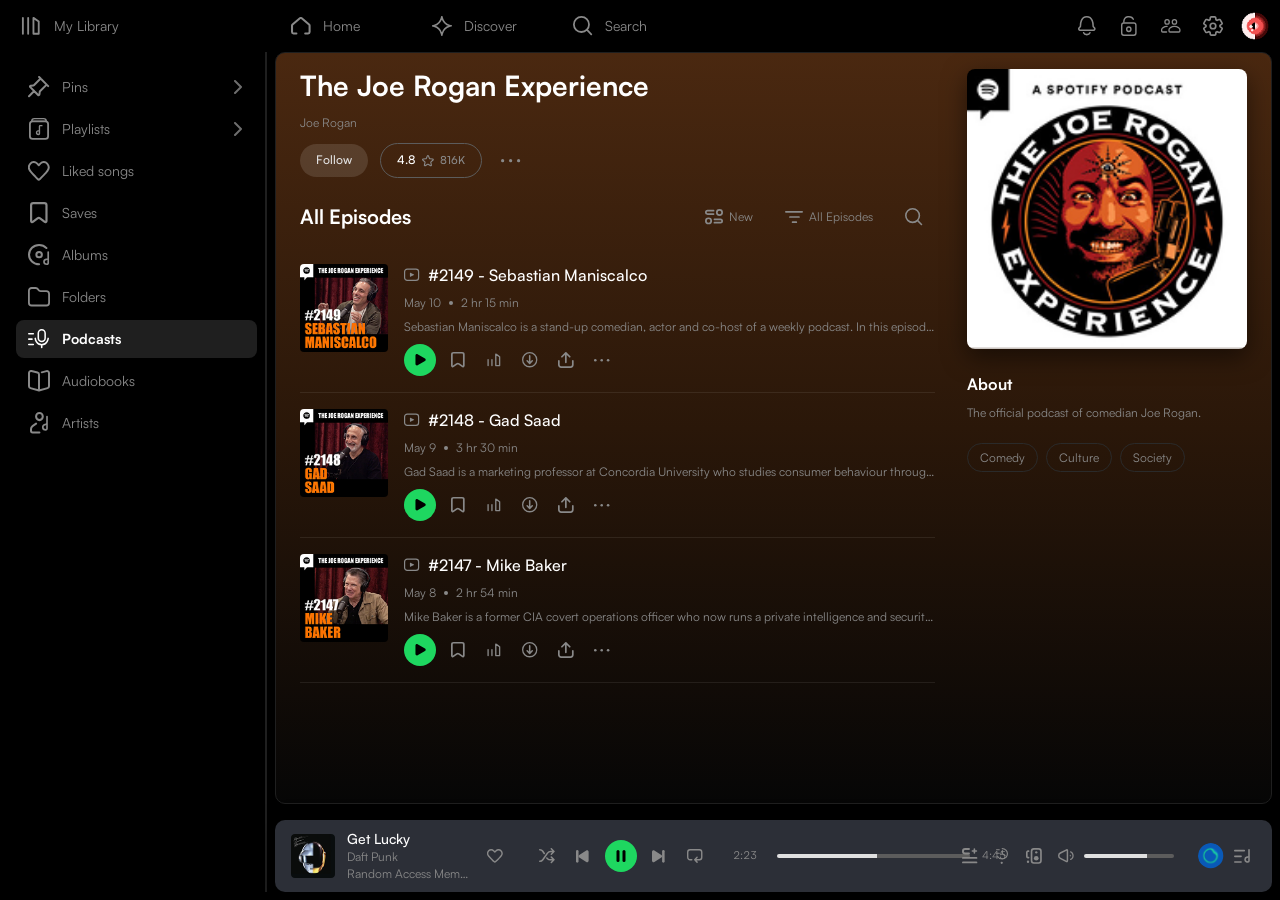
<file: pages/podcast.html>
<!doctype html>
<html lang="en">
<head>
  <meta charset="UTF-8">
  <meta name="viewport" content="width=device-width, initial-scale=1.0">
  <meta name="description" content="Spotify web player markup clone - The Joe Rogan Experience">
  <title>The Joe Rogan Experience | Spotify Clone</title>
  <link rel="icon" href="../favicon.ico">
  <link rel="stylesheet" href="../assets/styles/main.css">
</head>
<body>
  <div class="app">
    <!-- =====================
      Sidebar (left navigation)
    ===================== -->
    <aside class="sidebar" aria-label="Your library">
      <nav class="sidebar__nav" aria-label="Library navigation">
        <ul class="sidebar__top">
          <li class="sidebar__item">
            <a class="sidebar__library-link" href="library.html">
              <img class="sidebar__icon" src="../assets/img/icons/library.svg" alt="">
              <span class="sidebar__label">My Library</span>
            </a>
          </li>
        </ul>
        <ul class="sidebar__list">
          <li class="sidebar__item sidebar__item--secondary">
            <a class="sidebar__link" href="library.html">
              <img class="sidebar__icon" src="../assets/img/icons/pin.svg" alt="">
              <span class="sidebar__label">Pins</span>
              <img class="sidebar__chevron" src="../assets/img/icons/chevron-right.svg" alt="">
            </a>
          </li>
          <li class="sidebar__item">
            <a class="sidebar__link" href="playlist.html">
              <img class="sidebar__icon" src="../assets/img/icons/playlist.svg" alt="">
              <span class="sidebar__label">Playlists</span>
              <img class="sidebar__chevron" src="../assets/img/icons/chevron-right.svg" alt="">
            </a>
          </li>
          <li class="sidebar__item">
            <a class="sidebar__link" href="liked-songs.html">
              <img class="sidebar__icon" src="../assets/img/icons/hearth.svg" alt="">
              <span class="sidebar__label">Liked songs</span>
            </a>
          </li>
          <li class="sidebar__item sidebar__item--secondary">
            <a class="sidebar__link" href="library.html">
              <img class="sidebar__icon" src="../assets/img/icons/bookmark.svg" alt="">
              <span class="sidebar__label">Saves</span>
            </a>
          </li>
          <li class="sidebar__item">
            <a class="sidebar__link" href="album.html">
              <img class="sidebar__icon" src="../assets/img/icons/albom.svg" alt="">
              <span class="sidebar__label">Albums</span>
            </a>
          </li>
          <li class="sidebar__item sidebar__item--secondary">
            <a class="sidebar__link" href="library.html">
              <img class="sidebar__icon" src="../assets/img/icons/folder.svg" alt="">
              <span class="sidebar__label">Folders</span>
            </a>
          </li>
          <li class="sidebar__item">
            <a class="sidebar__link sidebar__link--active" href="podcast.html" aria-current="page">
              <img class="sidebar__icon" src="../assets/img/icons/list_microphone.svg" alt="">
              <span class="sidebar__label">Podcasts</span>
            </a>
          </li>
          <li class="sidebar__item sidebar__item--secondary">
            <a class="sidebar__link" href="library.html">
              <img class="sidebar__icon" src="../assets/img/icons/audiobook.svg" alt="">
              <span class="sidebar__label">Audiobooks</span>
            </a>
          </li>
          <li class="sidebar__item">
            <a class="sidebar__link" href="artist.html">
              <img class="sidebar__icon" src="../assets/img/icons/artist.svg" alt="">
              <span class="sidebar__label">Artists</span>
            </a>
          </li>
        </ul>
      </nav>
    </aside>

    <!-- =====================
      Main Content
    ===================== -->
    <main class="main">
      <!-- =====================
        Top Header
      ===================== -->
      <header class="topbar">
        <nav class="topbar__nav" aria-label="Main">
          <ul class="topbar__tabs">
            <li>
              <a class="topbar__tab" href="../index.html">
                <img class="topbar__tab-icon" src="../assets/img/icons/home-inactive.svg" alt="">
                <span class="topbar__tab-label">Home</span>
              </a>
            </li>
            <li>
              <a class="topbar__tab" href="discover.html">
                <img class="topbar__tab-icon" src="../assets/img/icons/discover.svg" alt="">
                <span class="topbar__tab-label">Discover</span>
              </a>
            </li>
            <li>
              <a class="topbar__tab" href="search.html">
                <img class="topbar__tab-icon" src="../assets/img/icons/search.svg" alt="">
                <span class="topbar__tab-label">Search</span>
              </a>
            </li>
          </ul>
        </nav>
        <div class="topbar__actions">
          <button class="icon-btn topbar__action--optional" type="button" aria-label="Notifications"><img class="icon-btn__img" src="../assets/img/icons/notification.svg" alt=""></button>
          <button class="icon-btn topbar__action--optional" type="button" aria-label="Private session"><img class="icon-btn__img" src="../assets/img/icons/lock.svg" alt=""></button>
          <button class="icon-btn topbar__action--optional" type="button" aria-label="Friends activity"><img class="icon-btn__img" src="../assets/img/icons/users.svg" alt=""></button>
          <button class="icon-btn" type="button" aria-label="Settings"><img class="icon-btn__img" src="../assets/img/icons/settings.svg" alt=""></button>
          <a class="icon-btn" href="#" aria-label="Profile"><img class="topbar__avatar" src="../assets/img/users/user_2.png" alt="Your profile picture"></a>
        </div>
      </header>

      <div class="main__panel main__panel--brown">
        <div class="detail">
          <!-- Podcast info + episodes -->
          <section class="detail__main" aria-labelledby="podcast-title">
            <div class="media-head">
              <h1 class="media-head__title" id="podcast-title">The Joe Rogan Experience</h1>
              <p class="media-head__meta">Joe Rogan</p>
              <div class="media-head__actions">
                <button class="pill-btn" type="button" data-follow>Follow</button>
                <span class="pill-btn pill-btn--outline rating">
                  <span class="rating__value">4.8</span>
                  <img class="pill-btn__icon" src="../assets/img/icons/star_small.svg" alt="stars">
                  <span class="rating__count">816K</span>
                </span>
                <button class="icon-btn" type="button" aria-label="More options"><img class="icon-btn__img" src="../assets/img/icons/dots.svg" alt=""></button>
              </div>
            </div>

            <div class="section__head">
              <h2 class="section__title">All Episodes</h2>
              <div class="toolbar__group">
                <button class="toolbar__btn" type="button"><img class="toolbar__icon" src="../assets/img/icons/sort.svg" alt="">New</button>
                <button class="toolbar__btn" type="button"><img class="toolbar__icon" src="../assets/img/icons/order.svg" alt="">All Episodes</button>
                <button class="toolbar__btn" type="button" aria-label="Search episodes"><img class="toolbar__icon" src="../assets/img/icons/search.svg" alt=""></button>
              </div>
            </div>
            <ul class="episode-list">
            <li>
              <article class="episode">
                <img class="episode__cover" src="../assets/img/podcasts/2149.jpg" alt="#2149 - Sebastian Maniscalco cover">
                <div class="episode__body">
                  <h3 class="episode__title"><img class="episode__type-icon" src="../assets/img/icons/play_bordered.svg" alt="Video episode"><a href="episode.html">#2149 - Sebastian Maniscalco</a></h3>
                  <p class="episode__meta"><span>May 10</span><span class="dot-separator" aria-hidden="true"></span><span>2 hr 15 min</span></p>
                  <p class="episode__desc">Sebastian Maniscalco is a stand-up comedian, actor and co-host of a weekly podcast. In this episode he talks about touring, family life and his newest TV project.</p>
                  <div class="episode__actions">
                    <button class="play-btn play-btn--sm" type="button" aria-label="Play episode"><img class="play-btn__img" src="../assets/img/icons/player/play-black.svg" alt=""></button>
                    <button class="icon-btn icon-btn--sm" type="button" aria-label="Save episode"><img class="icon-btn__img" src="../assets/img/icons/bookmark.svg" alt=""></button>
                    <button class="icon-btn icon-btn--sm" type="button" aria-label="Add to playlist"><img class="icon-btn__img" src="../assets/img/icons/add_library.svg" alt=""></button>
                    <button class="icon-btn icon-btn--sm" type="button" aria-label="Download"><img class="icon-btn__img" src="../assets/img/icons/download.svg" alt=""></button>
                    <button class="icon-btn icon-btn--sm" type="button" aria-label="Share"><img class="icon-btn__img" src="../assets/img/icons/upload.svg" alt=""></button>
                    <button class="icon-btn icon-btn--sm" type="button" aria-label="More options"><img class="icon-btn__img" src="../assets/img/icons/dots.svg" alt=""></button>
                  </div>
                </div>
              </article>
            </li>
            <li>
              <article class="episode">
                <img class="episode__cover" src="../assets/img/podcasts/2148.jpg" alt="#2148 - Gad Saad cover">
                <div class="episode__body">
                  <h3 class="episode__title"><img class="episode__type-icon" src="../assets/img/icons/play_bordered.svg" alt="Video episode"><a href="episode.html">#2148 - Gad Saad</a></h3>
                  <p class="episode__meta"><span>May 9</span><span class="dot-separator" aria-hidden="true"></span><span>3 hr 30 min</span></p>
                  <p class="episode__desc">Gad Saad is a marketing professor at Concordia University who studies consumer behaviour through the lens of evolutionary psychology.</p>
                  <div class="episode__actions">
                    <button class="play-btn play-btn--sm" type="button" aria-label="Play episode"><img class="play-btn__img" src="../assets/img/icons/player/play-black.svg" alt=""></button>
                    <button class="icon-btn icon-btn--sm" type="button" aria-label="Save episode"><img class="icon-btn__img" src="../assets/img/icons/bookmark.svg" alt=""></button>
                    <button class="icon-btn icon-btn--sm" type="button" aria-label="Add to playlist"><img class="icon-btn__img" src="../assets/img/icons/add_library.svg" alt=""></button>
                    <button class="icon-btn icon-btn--sm" type="button" aria-label="Download"><img class="icon-btn__img" src="../assets/img/icons/download.svg" alt=""></button>
                    <button class="icon-btn icon-btn--sm" type="button" aria-label="Share"><img class="icon-btn__img" src="../assets/img/icons/upload.svg" alt=""></button>
                    <button class="icon-btn icon-btn--sm" type="button" aria-label="More options"><img class="icon-btn__img" src="../assets/img/icons/dots.svg" alt=""></button>
                  </div>
                </div>
              </article>
            </li>
            <li>
              <article class="episode">
                <img class="episode__cover" src="../assets/img/podcasts/2147.jpg" alt="#2147 - Mike Baker cover">
                <div class="episode__body">
                  <h3 class="episode__title"><img class="episode__type-icon" src="../assets/img/icons/play_bordered.svg" alt="Video episode"><a href="episode.html">#2147 - Mike Baker</a></h3>
                  <p class="episode__meta"><span>May 8</span><span class="dot-separator" aria-hidden="true"></span><span>2 hr 54 min</span></p>
                  <p class="episode__desc">Mike Baker is a former CIA covert operations officer who now runs a private intelligence and security company.</p>
                  <div class="episode__actions">
                    <button class="play-btn play-btn--sm" type="button" aria-label="Play episode"><img class="play-btn__img" src="../assets/img/icons/player/play-black.svg" alt=""></button>
                    <button class="icon-btn icon-btn--sm" type="button" aria-label="Save episode"><img class="icon-btn__img" src="../assets/img/icons/bookmark.svg" alt=""></button>
                    <button class="icon-btn icon-btn--sm" type="button" aria-label="Add to playlist"><img class="icon-btn__img" src="../assets/img/icons/add_library.svg" alt=""></button>
                    <button class="icon-btn icon-btn--sm" type="button" aria-label="Download"><img class="icon-btn__img" src="../assets/img/icons/download.svg" alt=""></button>
                    <button class="icon-btn icon-btn--sm" type="button" aria-label="Share"><img class="icon-btn__img" src="../assets/img/icons/upload.svg" alt=""></button>
                    <button class="icon-btn icon-btn--sm" type="button" aria-label="More options"><img class="icon-btn__img" src="../assets/img/icons/dots.svg" alt=""></button>
                  </div>
                </div>
              </article>
            </li>
            </ul>
          </section>

          <aside class="detail__aside" aria-label="About this podcast">
            <img class="detail__cover" src="../assets/img/podcasts/podcast_2.png" alt="The Joe Rogan Experience cover">
            <div class="about-box">
              <h2 class="about-box__title">About</h2>
              <p class="about-box__text">The official podcast of comedian Joe Rogan.</p>
            </div>
            <ul class="tags">
              <li><a class="tag" href="#">Comedy</a></li>
              <li><a class="tag" href="#">Culture</a></li>
              <li><a class="tag" href="#">Society</a></li>
            </ul>
          </aside>
        </div>
      </div>
    </main>
  </div>

  <!-- =====================
    Bottom Player (fixed)
  ===================== -->
  <footer class="player" aria-label="Now playing">
    <div class="player__bar">
      <!-- Left: track info -->
      <div class="player-left">
        <img class="player-left__cover" src="../assets/img/covers/small_cover.png" alt="Random Access Memories cover">
        <div class="player-left__info">
          <a class="player-left__title" href="song.html">Get Lucky</a>
          <a class="player-left__artist" href="artist.html">Daft Punk</a>
          <a class="player-left__album" href="album.html">Random Access Memories</a>
        </div>
        <span class="player-left__action"><button class="icon-btn icon-btn--sm icon-btn--on-player" type="button" aria-label="Save to Liked Songs" data-like aria-pressed="false"><img class="icon-btn__img" src="../assets/img/icons/hearth.svg" alt=""></button></span>
      </div>

      <!-- Center: playback controls + progress -->
      <div class="player-center">
        <div class="player-center__controls">
          <span class="player-center__secondary"><button class="icon-btn icon-btn--sm icon-btn--on-player" type="button" aria-label="Shuffle"><img class="icon-btn__img" src="../assets/img/icons/player/shuffle.svg" alt=""></button></span>
          <span class="player-center__secondary"><button class="icon-btn icon-btn--sm icon-btn--on-player" type="button" aria-label="Previous"><img class="icon-btn__img" src="../assets/img/icons/player/prev.svg" alt=""></button></span>
          <button class="play-btn play-btn--sm play-btn--pause" type="button" aria-label="Pause" data-play-toggle>
            <img class="play-btn__img" src="../assets/img/icons/player/pause-black.svg" alt="">
          </button>
          <span class="player-center__secondary"><button class="icon-btn icon-btn--sm icon-btn--on-player" type="button" aria-label="Next"><img class="icon-btn__img" src="../assets/img/icons/player/next.svg" alt=""></button></span>
          <span class="player-center__secondary"><button class="icon-btn icon-btn--sm icon-btn--on-player" type="button" aria-label="Repeat"><img class="icon-btn__img" src="../assets/img/icons/player/repeat.svg" alt=""></button></span>
        </div>
        <div class="player-center__progress">
          <span class="player__time">2:23</span>
          <label class="visually-hidden" for="player-progress">Song progress</label>
          <input class="range range--progress" id="player-progress" type="range" min="0" max="100" value="52" data-range>
          <span class="player__time">4:45</span>
        </div>
      </div>

      <!-- Right: extra actions + volume -->
      <div class="player-right">
        <span class="player-right__optional"><button class="icon-btn icon-btn--sm icon-btn--on-player" type="button" aria-label="Add to playlist"><img class="icon-btn__img" src="../assets/img/icons/add-to-playlist.svg" alt=""></button></span>
        <span class="player-right__optional"><button class="icon-btn icon-btn--sm icon-btn--on-player" type="button" aria-label="Lyrics"><img class="icon-btn__img" src="../assets/img/icons/now-playing.svg" alt=""></button></span>
        <button class="icon-btn icon-btn--sm icon-btn--on-player" type="button" aria-label="Connect to a device"><img class="icon-btn__img" src="../assets/img/icons/player/devices.svg" alt=""></button>
        <div class="player-right__volume">
          <button class="icon-btn icon-btn--sm icon-btn--on-player" type="button" aria-label="Mute"><img class="icon-btn__img" src="../assets/img/icons/player/volume.svg" alt=""></button>
          <label class="visually-hidden" for="player-volume">Volume</label>
          <input class="range range--volume" id="player-volume" type="range" min="0" max="100" value="70" data-range>
        </div>
        <span class="player-right__divider" aria-hidden="true"></span>
        <img class="player-right__device" src="../assets/img/icons/player/player_blue_icon.svg" alt="Listening on this computer">
        <button class="icon-btn icon-btn--sm icon-btn--on-player" type="button" aria-label="Queue"><img class="icon-btn__img" src="../assets/img/icons/player/list.svg" alt=""></button>
      </div>
    </div>
  </footer>

  <!-- =====================
    Mobile Bottom Navigation
  ===================== -->
  <nav class="mobile-nav" aria-label="Mobile navigation">
    <ul class="mobile-nav__list">
      <li><a class="mobile-nav__link" href="../index.html"><img class="mobile-nav__icon" src="../assets/img/icons/home-inactive.svg" alt="">Home</a></li>
      <li><a class="mobile-nav__link" href="discover.html"><img class="mobile-nav__icon" src="../assets/img/icons/discover.svg" alt="">Discover</a></li>
      <li><a class="mobile-nav__link" href="search.html"><img class="mobile-nav__icon" src="../assets/img/icons/search.svg" alt="">Search</a></li>
      <li><a class="mobile-nav__link" href="library.html"><img class="mobile-nav__icon" src="../assets/img/icons/library.svg" alt="">Library</a></li>
      <li><a class="mobile-nav__link" href="liked-songs.html"><img class="mobile-nav__icon" src="../assets/img/icons/me.svg" alt="">Me</a></li>
    </ul>
  </nav>

  <script src="../assets/js/main.js"></script>
</body>
</html>
</file>
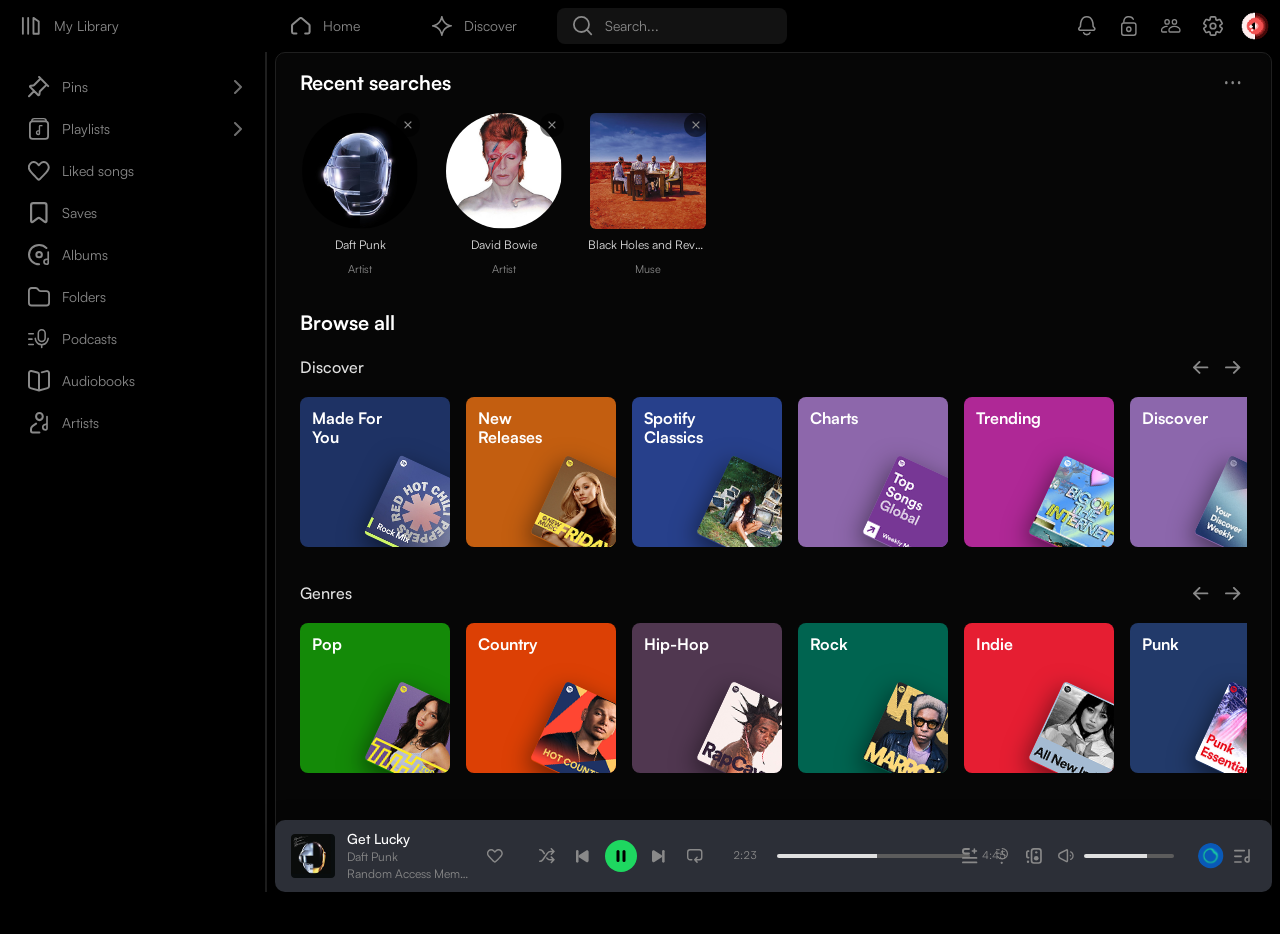
<file: pages/search.html>
<!doctype html>
<html lang="en">
<head>
  <meta charset="UTF-8">
  <meta name="viewport" content="width=device-width, initial-scale=1.0">
  <meta name="description" content="Spotify web player markup clone - Search">
  <title>Search | Spotify Clone</title>
  <link rel="icon" href="../favicon.ico">
  <link rel="stylesheet" href="../assets/styles/main.css">
</head>
<body>
  <div class="app">
    <!-- =====================
      Sidebar (left navigation)
    ===================== -->
    <aside class="sidebar" aria-label="Your library">
      <nav class="sidebar__nav" aria-label="Library navigation">
        <ul class="sidebar__top">
          <li class="sidebar__item">
            <a class="sidebar__library-link" href="library.html">
              <img class="sidebar__icon" src="../assets/img/icons/library.svg" alt="">
              <span class="sidebar__label">My Library</span>
            </a>
          </li>
        </ul>
        <ul class="sidebar__list">
          <li class="sidebar__item sidebar__item--secondary">
            <a class="sidebar__link" href="library.html">
              <img class="sidebar__icon" src="../assets/img/icons/pin.svg" alt="">
              <span class="sidebar__label">Pins</span>
              <img class="sidebar__chevron" src="../assets/img/icons/chevron-right.svg" alt="">
            </a>
          </li>
          <li class="sidebar__item">
            <a class="sidebar__link" href="playlist.html">
              <img class="sidebar__icon" src="../assets/img/icons/playlist.svg" alt="">
              <span class="sidebar__label">Playlists</span>
              <img class="sidebar__chevron" src="../assets/img/icons/chevron-right.svg" alt="">
            </a>
          </li>
          <li class="sidebar__item">
            <a class="sidebar__link" href="liked-songs.html">
              <img class="sidebar__icon" src="../assets/img/icons/hearth.svg" alt="">
              <span class="sidebar__label">Liked songs</span>
            </a>
          </li>
          <li class="sidebar__item sidebar__item--secondary">
            <a class="sidebar__link" href="library.html">
              <img class="sidebar__icon" src="../assets/img/icons/bookmark.svg" alt="">
              <span class="sidebar__label">Saves</span>
            </a>
          </li>
          <li class="sidebar__item">
            <a class="sidebar__link" href="album.html">
              <img class="sidebar__icon" src="../assets/img/icons/albom.svg" alt="">
              <span class="sidebar__label">Albums</span>
            </a>
          </li>
          <li class="sidebar__item sidebar__item--secondary">
            <a class="sidebar__link" href="library.html">
              <img class="sidebar__icon" src="../assets/img/icons/folder.svg" alt="">
              <span class="sidebar__label">Folders</span>
            </a>
          </li>
          <li class="sidebar__item">
            <a class="sidebar__link" href="podcast.html">
              <img class="sidebar__icon" src="../assets/img/icons/list_microphone.svg" alt="">
              <span class="sidebar__label">Podcasts</span>
            </a>
          </li>
          <li class="sidebar__item sidebar__item--secondary">
            <a class="sidebar__link" href="library.html">
              <img class="sidebar__icon" src="../assets/img/icons/audiobook.svg" alt="">
              <span class="sidebar__label">Audiobooks</span>
            </a>
          </li>
          <li class="sidebar__item">
            <a class="sidebar__link" href="artist.html">
              <img class="sidebar__icon" src="../assets/img/icons/artist.svg" alt="">
              <span class="sidebar__label">Artists</span>
            </a>
          </li>
        </ul>
      </nav>
    </aside>

    <!-- =====================
      Main Content
    ===================== -->
    <main class="main">
      <!-- =====================
        Top Header
      ===================== -->
      <header class="topbar">
        <nav class="topbar__nav" aria-label="Main">
          <ul class="topbar__tabs">
            <li>
              <a class="topbar__tab" href="../index.html">
                <img class="topbar__tab-icon" src="../assets/img/icons/home-inactive.svg" alt="">
                <span class="topbar__tab-label">Home</span>
              </a>
            </li>
            <li>
              <a class="topbar__tab" href="discover.html">
                <img class="topbar__tab-icon" src="../assets/img/icons/discover.svg" alt="">
                <span class="topbar__tab-label">Discover</span>
              </a>
            </li>
            <li>
              <form class="topbar__search" role="search" action="#">
                <img class="topbar__tab-icon" src="../assets/img/icons/search.svg" alt="">
                <label class="visually-hidden" for="search-input">Search</label>
                <input class="topbar__search-input" id="search-input" type="search" placeholder="Search...">
              </form>
            </li>
          </ul>
        </nav>
        <div class="topbar__actions">
          <button class="icon-btn topbar__action--optional" type="button" aria-label="Notifications"><img class="icon-btn__img" src="../assets/img/icons/notification.svg" alt=""></button>
          <button class="icon-btn topbar__action--optional" type="button" aria-label="Private session"><img class="icon-btn__img" src="../assets/img/icons/lock.svg" alt=""></button>
          <button class="icon-btn topbar__action--optional" type="button" aria-label="Friends activity"><img class="icon-btn__img" src="../assets/img/icons/users.svg" alt=""></button>
          <button class="icon-btn" type="button" aria-label="Settings"><img class="icon-btn__img" src="../assets/img/icons/settings.svg" alt=""></button>
          <a class="icon-btn" href="#" aria-label="Profile"><img class="topbar__avatar" src="../assets/img/users/user_2.png" alt="Your profile picture"></a>
        </div>
      </header>

      <div class="main__panel">
        <h1 class="visually-hidden">Search</h1>

        <!-- Recent searches -->
        <section class="section" aria-labelledby="recent-title">
          <div class="section__head">
            <h2 class="section__title" id="recent-title">Recent searches</h2>
            <button class="icon-btn icon-btn--sm" type="button" aria-label="More options"><img class="icon-btn__img" src="../assets/img/icons/dots.svg" alt=""></button>
          </div>
          <ul class="recent">
            <li class="recent__item">
              <a class="recent__link" href="artist.html">
                <img class="recent__img recent__img--round" src="../assets/img/artists/artist_2.png" alt="Daft Punk">
                <span class="recent__name">Daft Punk</span>
                <span class="recent__type">Artist</span>
              </a>
              <button class="recent__remove" type="button" aria-label="Remove Daft Punk from recent searches"><img class="recent__remove-icon" src="../assets/img/icons/close.svg" alt=""></button>
            </li>
            <li class="recent__item">
              <a class="recent__link" href="artist.html">
                <img class="recent__img recent__img--round" src="../assets/img/artists/artist_3.png" alt="David Bowie">
                <span class="recent__name">David Bowie</span>
                <span class="recent__type">Artist</span>
              </a>
              <button class="recent__remove" type="button" aria-label="Remove David Bowie from recent searches"><img class="recent__remove-icon" src="../assets/img/icons/close.svg" alt=""></button>
            </li>
            <li class="recent__item">
              <a class="recent__link" href="album.html">
                <img class="recent__img" src="../assets/img/albums/album_6.png" alt="Black Holes and Revelations">
                <span class="recent__name">Black Holes and Revelations</span>
                <span class="recent__type">Muse</span>
              </a>
              <button class="recent__remove" type="button" aria-label="Remove Black Holes and Revelations from recent searches"><img class="recent__remove-icon" src="../assets/img/icons/close.svg" alt=""></button>
            </li>
          </ul>
        </section>

        <!-- Browse all -->
        <section class="browse" aria-labelledby="browse-title">
          <h2 class="browse__title" id="browse-title">Browse all</h2>

          <section class="section" aria-labelledby="discover-title">
            <div class="section__head">
              <h3 class="section__subtitle" id="discover-title">Discover</h3>
              <div class="section__controls">
                <button class="icon-btn icon-btn--sm" type="button" aria-label="Scroll left"><img class="icon-btn__img" src="../assets/img/icons/arrows/arrow-left.svg" alt=""></button>
                <button class="icon-btn icon-btn--sm" type="button" aria-label="Scroll right"><img class="icon-btn__img" src="../assets/img/icons/arrows/arrow-right-big.svg" alt=""></button>
              </div>
            </div>
            <ul class="card-row" data-scroll-row>
            <li class="card-row__item">
              <a class="tile tile--navy" href="playlist.html">
                <h4 class="tile__title">Made For You</h4>
                <img class="tile__img" src="../assets/img/covers/cover_9.png" alt="" loading="lazy">
              </a>
            </li>
            <li class="card-row__item">
              <a class="tile tile--orange" href="playlist.html">
                <h4 class="tile__title">New Releases</h4>
                <img class="tile__img" src="../assets/img/albums/album_14.png" alt="" loading="lazy">
              </a>
            </li>
            <li class="card-row__item">
              <a class="tile tile--blue" href="playlist.html">
                <h4 class="tile__title">Spotify Classics</h4>
                <img class="tile__img" src="../assets/img/albums/album_13.png" alt="" loading="lazy">
              </a>
            </li>
            <li class="card-row__item">
              <a class="tile tile--lavender" href="playlist.html">
                <h4 class="tile__title">Charts</h4>
                <img class="tile__img" src="../assets/img/albums/album_12.png" alt="" loading="lazy">
              </a>
            </li>
            <li class="card-row__item">
              <a class="tile tile--magenta" href="playlist.html">
                <h4 class="tile__title">Trending</h4>
                <img class="tile__img" src="../assets/img/albums/album_11.png" alt="" loading="lazy">
              </a>
            </li>
            <li class="card-row__item">
              <a class="tile tile--purple" href="playlist.html">
                <h4 class="tile__title">Discover</h4>
                <img class="tile__img" src="../assets/img/albums/album_10.png" alt="" loading="lazy">
              </a>
            </li>
            <li class="card-row__item">
              <a class="tile tile--grey" href="playlist.html">
                <h4 class="tile__title">Spotify Singles</h4>
                <img class="tile__img" src="../assets/img/albums/album_9.png" alt="" loading="lazy">
              </a>
            </li>
            <li class="card-row__item">
              <a class="tile tile--amber" href="playlist.html">
                <h4 class="tile__title">Decades</h4>
                <img class="tile__img" src="../assets/img/albums/album_8.png" alt="" loading="lazy">
              </a>
            </li>
            </ul>
          </section>

          <section class="section" aria-labelledby="genres-title">
            <div class="section__head">
              <h3 class="section__subtitle" id="genres-title">Genres</h3>
              <div class="section__controls">
                <button class="icon-btn icon-btn--sm" type="button" aria-label="Scroll left"><img class="icon-btn__img" src="../assets/img/icons/arrows/arrow-left.svg" alt=""></button>
                <button class="icon-btn icon-btn--sm" type="button" aria-label="Scroll right"><img class="icon-btn__img" src="../assets/img/icons/arrows/arrow-right-big.svg" alt=""></button>
              </div>
            </div>
            <ul class="card-row" data-scroll-row>
            <li class="card-row__item">
              <a class="tile tile--green" href="playlist.html">
                <h4 class="tile__title">Pop</h4>
                <img class="tile__img" src="../assets/img/albums/album_22.png" alt="" loading="lazy">
              </a>
            </li>
            <li class="card-row__item">
              <a class="tile tile--red-orange" href="playlist.html">
                <h4 class="tile__title">Country</h4>
                <img class="tile__img" src="../assets/img/albums/album_15.png" alt="" loading="lazy">
              </a>
            </li>
            <li class="card-row__item">
              <a class="tile tile--plum" href="playlist.html">
                <h4 class="tile__title">Hip-Hop</h4>
                <img class="tile__img" src="../assets/img/albums/album_21.png" alt="" loading="lazy">
              </a>
            </li>
            <li class="card-row__item">
              <a class="tile tile--teal" href="playlist.html">
                <h4 class="tile__title">Rock</h4>
                <img class="tile__img" src="../assets/img/albums/album_20.png" alt="" loading="lazy">
              </a>
            </li>
            <li class="card-row__item">
              <a class="tile tile--crimson" href="playlist.html">
                <h4 class="tile__title">Indie</h4>
                <img class="tile__img" src="../assets/img/albums/album_19.png" alt="" loading="lazy">
              </a>
            </li>
            <li class="card-row__item">
              <a class="tile tile--midnight" href="playlist.html">
                <h4 class="tile__title">Punk</h4>
                <img class="tile__img" src="../assets/img/albums/album_18.png" alt="" loading="lazy">
              </a>
            </li>
            <li class="card-row__item">
              <a class="tile tile--crimson" href="playlist.html">
                <h4 class="tile__title">Metal</h4>
                <img class="tile__img" src="../assets/img/albums/album_17.png" alt="" loading="lazy">
              </a>
            </li>
            <li class="card-row__item">
              <a class="tile tile--steel" href="playlist.html">
                <h4 class="tile__title">Instrumental</h4>
                <img class="tile__img" src="../assets/img/albums/album_16.png" alt="" loading="lazy">
              </a>
            </li>
            </ul>
          </section>
        </section>
      </div>
    </main>
  </div>

  <!-- =====================
    Bottom Player (fixed)
  ===================== -->
  <footer class="player" aria-label="Now playing">
    <div class="player__bar">
      <!-- Left: track info -->
      <div class="player-left">
        <img class="player-left__cover" src="../assets/img/covers/small_cover.png" alt="Random Access Memories cover">
        <div class="player-left__info">
          <a class="player-left__title" href="song.html">Get Lucky</a>
          <a class="player-left__artist" href="artist.html">Daft Punk</a>
          <a class="player-left__album" href="album.html">Random Access Memories</a>
        </div>
        <span class="player-left__action"><button class="icon-btn icon-btn--sm icon-btn--on-player" type="button" aria-label="Save to Liked Songs" data-like aria-pressed="false"><img class="icon-btn__img" src="../assets/img/icons/hearth.svg" alt=""></button></span>
      </div>

      <!-- Center: playback controls + progress -->
      <div class="player-center">
        <div class="player-center__controls">
          <span class="player-center__secondary"><button class="icon-btn icon-btn--sm icon-btn--on-player" type="button" aria-label="Shuffle"><img class="icon-btn__img" src="../assets/img/icons/player/shuffle.svg" alt=""></button></span>
          <span class="player-center__secondary"><button class="icon-btn icon-btn--sm icon-btn--on-player" type="button" aria-label="Previous"><img class="icon-btn__img" src="../assets/img/icons/player/prev.svg" alt=""></button></span>
          <button class="play-btn play-btn--sm play-btn--pause" type="button" aria-label="Pause" data-play-toggle>
            <img class="play-btn__img" src="../assets/img/icons/player/pause-black.svg" alt="">
          </button>
          <span class="player-center__secondary"><button class="icon-btn icon-btn--sm icon-btn--on-player" type="button" aria-label="Next"><img class="icon-btn__img" src="../assets/img/icons/player/next.svg" alt=""></button></span>
          <span class="player-center__secondary"><button class="icon-btn icon-btn--sm icon-btn--on-player" type="button" aria-label="Repeat"><img class="icon-btn__img" src="../assets/img/icons/player/repeat.svg" alt=""></button></span>
        </div>
        <div class="player-center__progress">
          <span class="player__time">2:23</span>
          <label class="visually-hidden" for="player-progress">Song progress</label>
          <input class="range range--progress" id="player-progress" type="range" min="0" max="100" value="52" data-range>
          <span class="player__time">4:45</span>
        </div>
      </div>

      <!-- Right: extra actions + volume -->
      <div class="player-right">
        <span class="player-right__optional"><button class="icon-btn icon-btn--sm icon-btn--on-player" type="button" aria-label="Add to playlist"><img class="icon-btn__img" src="../assets/img/icons/add-to-playlist.svg" alt=""></button></span>
        <span class="player-right__optional"><button class="icon-btn icon-btn--sm icon-btn--on-player" type="button" aria-label="Lyrics"><img class="icon-btn__img" src="../assets/img/icons/now-playing.svg" alt=""></button></span>
        <button class="icon-btn icon-btn--sm icon-btn--on-player" type="button" aria-label="Connect to a device"><img class="icon-btn__img" src="../assets/img/icons/player/devices.svg" alt=""></button>
        <div class="player-right__volume">
          <button class="icon-btn icon-btn--sm icon-btn--on-player" type="button" aria-label="Mute"><img class="icon-btn__img" src="../assets/img/icons/player/volume.svg" alt=""></button>
          <label class="visually-hidden" for="player-volume">Volume</label>
          <input class="range range--volume" id="player-volume" type="range" min="0" max="100" value="70" data-range>
        </div>
        <span class="player-right__divider" aria-hidden="true"></span>
        <img class="player-right__device" src="../assets/img/icons/player/player_blue_icon.svg" alt="Listening on this computer">
        <button class="icon-btn icon-btn--sm icon-btn--on-player" type="button" aria-label="Queue"><img class="icon-btn__img" src="../assets/img/icons/player/list.svg" alt=""></button>
      </div>
    </div>
  </footer>

  <!-- =====================
    Mobile Bottom Navigation
  ===================== -->
  <nav class="mobile-nav" aria-label="Mobile navigation">
    <ul class="mobile-nav__list">
      <li><a class="mobile-nav__link" href="../index.html"><img class="mobile-nav__icon" src="../assets/img/icons/home-inactive.svg" alt="">Home</a></li>
      <li><a class="mobile-nav__link" href="discover.html"><img class="mobile-nav__icon" src="../assets/img/icons/discover.svg" alt="">Discover</a></li>
      <li><a class="mobile-nav__link mobile-nav__link--active" href="search.html"><img class="mobile-nav__icon" src="../assets/img/icons/search.svg" alt="">Search</a></li>
      <li><a class="mobile-nav__link" href="library.html"><img class="mobile-nav__icon" src="../assets/img/icons/library.svg" alt="">Library</a></li>
      <li><a class="mobile-nav__link" href="liked-songs.html"><img class="mobile-nav__icon" src="../assets/img/icons/me.svg" alt="">Me</a></li>
    </ul>
  </nav>

  <script src="../assets/js/main.js"></script>
</body>
</html>
</file>
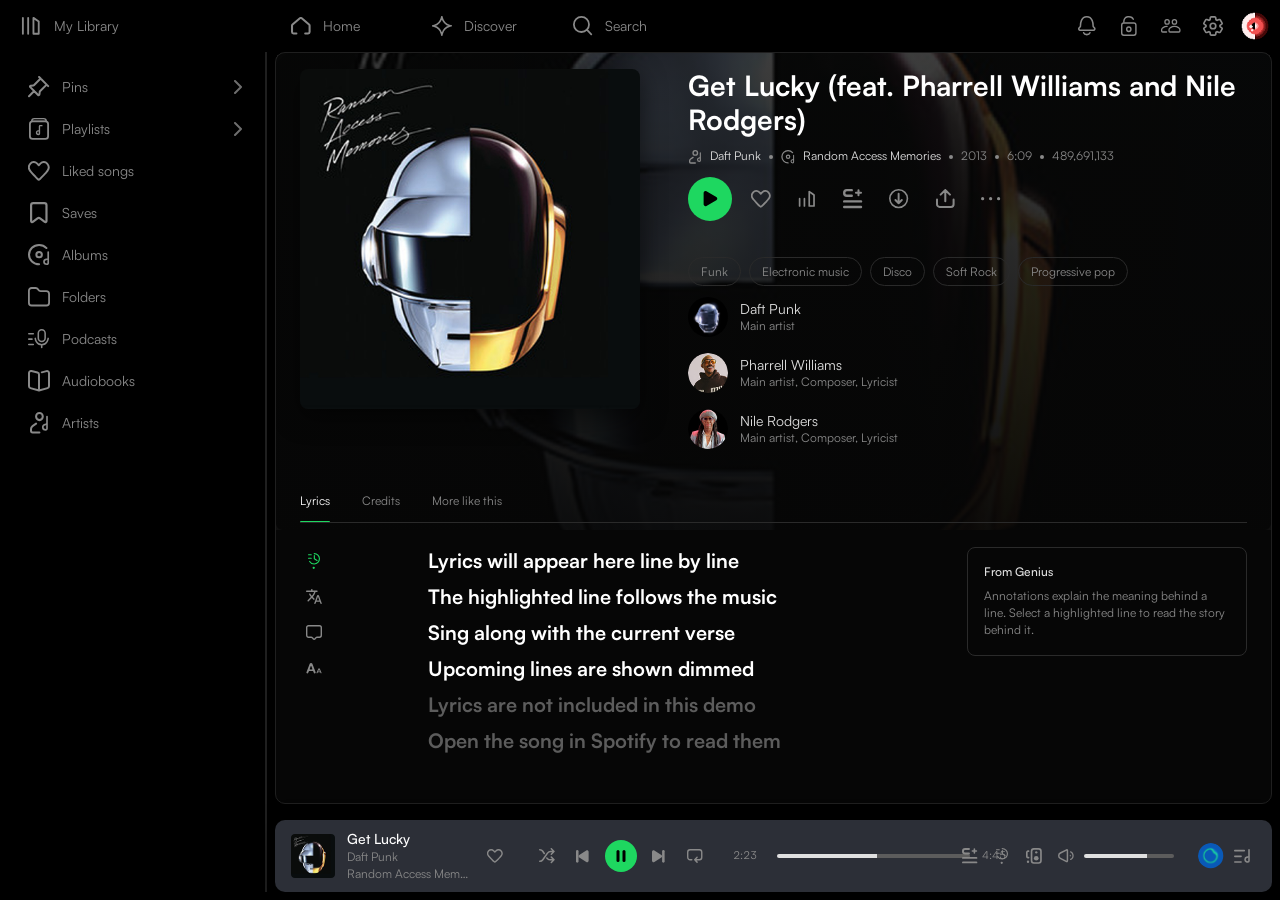
<file: pages/song.html>
<!doctype html>
<html lang="en">
<head>
  <meta charset="UTF-8">
  <meta name="viewport" content="width=device-width, initial-scale=1.0">
  <meta name="description" content="Spotify web player markup clone - Get Lucky">
  <title>Get Lucky | Spotify Clone</title>
  <link rel="icon" href="../favicon.ico">
  <link rel="stylesheet" href="../assets/styles/main.css">
</head>
<body>
  <div class="app">
    <!-- =====================
      Sidebar (left navigation)
    ===================== -->
    <aside class="sidebar" aria-label="Your library">
      <nav class="sidebar__nav" aria-label="Library navigation">
        <ul class="sidebar__top">
          <li class="sidebar__item">
            <a class="sidebar__library-link" href="library.html">
              <img class="sidebar__icon" src="../assets/img/icons/library.svg" alt="">
              <span class="sidebar__label">My Library</span>
            </a>
          </li>
        </ul>
        <ul class="sidebar__list">
          <li class="sidebar__item sidebar__item--secondary">
            <a class="sidebar__link" href="library.html">
              <img class="sidebar__icon" src="../assets/img/icons/pin.svg" alt="">
              <span class="sidebar__label">Pins</span>
              <img class="sidebar__chevron" src="../assets/img/icons/chevron-right.svg" alt="">
            </a>
          </li>
          <li class="sidebar__item">
            <a class="sidebar__link" href="playlist.html">
              <img class="sidebar__icon" src="../assets/img/icons/playlist.svg" alt="">
              <span class="sidebar__label">Playlists</span>
              <img class="sidebar__chevron" src="../assets/img/icons/chevron-right.svg" alt="">
            </a>
          </li>
          <li class="sidebar__item">
            <a class="sidebar__link" href="liked-songs.html">
              <img class="sidebar__icon" src="../assets/img/icons/hearth.svg" alt="">
              <span class="sidebar__label">Liked songs</span>
            </a>
          </li>
          <li class="sidebar__item sidebar__item--secondary">
            <a class="sidebar__link" href="library.html">
              <img class="sidebar__icon" src="../assets/img/icons/bookmark.svg" alt="">
              <span class="sidebar__label">Saves</span>
            </a>
          </li>
          <li class="sidebar__item">
            <a class="sidebar__link" href="album.html">
              <img class="sidebar__icon" src="../assets/img/icons/albom.svg" alt="">
              <span class="sidebar__label">Albums</span>
            </a>
          </li>
          <li class="sidebar__item sidebar__item--secondary">
            <a class="sidebar__link" href="library.html">
              <img class="sidebar__icon" src="../assets/img/icons/folder.svg" alt="">
              <span class="sidebar__label">Folders</span>
            </a>
          </li>
          <li class="sidebar__item">
            <a class="sidebar__link" href="podcast.html">
              <img class="sidebar__icon" src="../assets/img/icons/list_microphone.svg" alt="">
              <span class="sidebar__label">Podcasts</span>
            </a>
          </li>
          <li class="sidebar__item sidebar__item--secondary">
            <a class="sidebar__link" href="library.html">
              <img class="sidebar__icon" src="../assets/img/icons/audiobook.svg" alt="">
              <span class="sidebar__label">Audiobooks</span>
            </a>
          </li>
          <li class="sidebar__item">
            <a class="sidebar__link" href="artist.html">
              <img class="sidebar__icon" src="../assets/img/icons/artist.svg" alt="">
              <span class="sidebar__label">Artists</span>
            </a>
          </li>
        </ul>
      </nav>
    </aside>

    <!-- =====================
      Main Content
    ===================== -->
    <main class="main">
      <!-- =====================
        Top Header
      ===================== -->
      <header class="topbar">
        <nav class="topbar__nav" aria-label="Main">
          <ul class="topbar__tabs">
            <li>
              <a class="topbar__tab" href="../index.html">
                <img class="topbar__tab-icon" src="../assets/img/icons/home-inactive.svg" alt="">
                <span class="topbar__tab-label">Home</span>
              </a>
            </li>
            <li>
              <a class="topbar__tab" href="discover.html">
                <img class="topbar__tab-icon" src="../assets/img/icons/discover.svg" alt="">
                <span class="topbar__tab-label">Discover</span>
              </a>
            </li>
            <li>
              <a class="topbar__tab" href="search.html">
                <img class="topbar__tab-icon" src="../assets/img/icons/search.svg" alt="">
                <span class="topbar__tab-label">Search</span>
              </a>
            </li>
          </ul>
        </nav>
        <div class="topbar__actions">
          <button class="icon-btn topbar__action--optional" type="button" aria-label="Notifications"><img class="icon-btn__img" src="../assets/img/icons/notification.svg" alt=""></button>
          <button class="icon-btn topbar__action--optional" type="button" aria-label="Private session"><img class="icon-btn__img" src="../assets/img/icons/lock.svg" alt=""></button>
          <button class="icon-btn topbar__action--optional" type="button" aria-label="Friends activity"><img class="icon-btn__img" src="../assets/img/icons/users.svg" alt=""></button>
          <button class="icon-btn" type="button" aria-label="Settings"><img class="icon-btn__img" src="../assets/img/icons/settings.svg" alt=""></button>
          <a class="icon-btn" href="#" aria-label="Profile"><img class="topbar__avatar" src="../assets/img/users/user_2.png" alt="Your profile picture"></a>
        </div>
      </header>

      <div class="main__panel main__panel--song">
        <!-- Song header -->
        <section class="song-hero" aria-labelledby="song-title">
          <img class="song-hero__cover" src="../assets/img/song/Song-img.jpg" alt="Random Access Memories album cover">
          <div class="song-hero__info">
            <div class="media-head">
              <h1 class="media-head__title" id="song-title">Get Lucky (feat. Pharrell Williams and Nile Rodgers)</h1>
              <p class="media-head__meta">
                <img class="media-head__meta-icon" src="../assets/img/icons/artist.svg" alt="">
                <a class="media-head__meta-strong" href="artist.html">Daft Punk</a>
                <span class="dot-separator" aria-hidden="true"></span>
                <img class="media-head__meta-icon" src="../assets/img/icons/albom.svg" alt="">
                <a class="media-head__meta-strong" href="album.html">Random Access Memories</a>
                <span class="dot-separator" aria-hidden="true"></span>
                <span>2013</span>
                <span class="dot-separator" aria-hidden="true"></span>
                <span>6:09</span>
                <span class="dot-separator" aria-hidden="true"></span>
                <span>489,691,133</span>
              </p>
              <div class="media-head__actions">
                <button class="play-btn play-btn--lg" type="button" aria-label="Play"><img class="play-btn__img" src="../assets/img/icons/player/play-black.svg" alt=""></button>
                <button class="icon-btn" type="button" aria-label="Save to Your Library" data-like aria-pressed="false"><img class="icon-btn__img" src="../assets/img/icons/hearth.svg" alt=""></button>
                <button class="icon-btn" type="button" aria-label="Add to playlist"><img class="icon-btn__img" src="../assets/img/icons/add_library.svg" alt=""></button>
                <button class="icon-btn" type="button" aria-label="Add to queue"><img class="icon-btn__img" src="../assets/img/icons/add-to-playlist.svg" alt=""></button>
                <button class="icon-btn" type="button" aria-label="Download"><img class="icon-btn__img" src="../assets/img/icons/download.svg" alt=""></button>
                <button class="icon-btn" type="button" aria-label="Share"><img class="icon-btn__img" src="../assets/img/icons/upload.svg" alt=""></button>
                <button class="icon-btn" type="button" aria-label="More options"><img class="icon-btn__img" src="../assets/img/icons/dots.svg" alt=""></button>
              </div>
            </div>
            <ul class="tags">
              <li><a class="tag" href="#">Funk</a></li>
              <li><a class="tag" href="#">Electronic music</a></li>
              <li><a class="tag" href="#">Disco</a></li>
              <li><a class="tag" href="#">Soft Rock</a></li>
              <li><a class="tag" href="#">Progressive pop</a></li>
            </ul>
            <ul class="credits">
              <li class="credits__item">
                <img class="credits__avatar" src="../assets/img/artists/artist_2.png" alt="Daft Punk">
                <div>
                  <a class="credits__name" href="#">Daft Punk</a>
                  <span class="credits__role">Main artist</span>
                </div>
              </li>
              <li class="credits__item">
                <img class="credits__avatar" src="../assets/img/artists/pharrell-williams.png" alt="Pharrell Williams">
                <div>
                  <a class="credits__name" href="#">Pharrell Williams</a>
                  <span class="credits__role">Main artist, Composer, Lyricist</span>
                </div>
              </li>
              <li class="credits__item">
                <img class="credits__avatar" src="../assets/img/artists/nile-rodgers.png" alt="Nile Rodgers">
                <div>
                  <a class="credits__name" href="#">Nile Rodgers</a>
                  <span class="credits__role">Main artist, Composer, Lyricist</span>
                </div>
              </li>
            </ul>
          </div>
        </section>

        <!-- Lyrics / Credits / More like this -->
        <section aria-label="Song details">
          <nav class="tabs" aria-label="Song sections">
            <a class="tabs__link tabs__link--active" href="#" aria-current="page">Lyrics</a>
            <a class="tabs__link" href="#">Credits</a>
            <a class="tabs__link" href="#">More like this</a>
          </nav>
          <div class="lyrics">
            <div class="lyrics__tools">
              <button class="icon-btn icon-btn--sm" type="button" aria-label="Synced lyrics"><img class="icon-btn__img" src="../assets/img/icons/time.svg" alt=""></button>
              <button class="icon-btn icon-btn--sm" type="button" aria-label="Translate"><img class="icon-btn__img" src="../assets/img/icons/translate.svg" alt=""></button>
              <button class="icon-btn icon-btn--sm" type="button" aria-label="Annotations"><img class="icon-btn__img" src="../assets/img/icons/comments.svg" alt=""></button>
              <button class="icon-btn icon-btn--sm" type="button" aria-label="Text size"><img class="icon-btn__img" src="../assets/img/icons/text_size.svg" alt=""></button>
            </div>
            <div class="lyrics__lines">
              <p class="lyrics__line">Lyrics will appear here line by line</p>
              <p class="lyrics__line">The highlighted line follows the music</p>
              <p class="lyrics__line">Sing along with the current verse</p>
              <p class="lyrics__line">Upcoming lines are shown dimmed</p>
              <p class="lyrics__line lyrics__line--upcoming">Lyrics are not included in this demo</p>
              <p class="lyrics__line lyrics__line--upcoming">Open the song in Spotify to read them</p>
            </div>
            <aside class="lyrics__note" aria-label="Annotation">
              <h2 class="lyrics__note-title">From Genius</h2>
              <p>Annotations explain the meaning behind a line. Select a highlighted line to read the story behind it.</p>
            </aside>
          </div>
        </section>
      </div>
    </main>
  </div>

  <!-- =====================
    Bottom Player (fixed)
  ===================== -->
  <footer class="player" aria-label="Now playing">
    <div class="player__bar">
      <!-- Left: track info -->
      <div class="player-left">
        <img class="player-left__cover" src="../assets/img/covers/small_cover.png" alt="Random Access Memories cover">
        <div class="player-left__info">
          <a class="player-left__title" href="song.html">Get Lucky</a>
          <a class="player-left__artist" href="artist.html">Daft Punk</a>
          <a class="player-left__album" href="album.html">Random Access Memories</a>
        </div>
        <span class="player-left__action"><button class="icon-btn icon-btn--sm icon-btn--on-player" type="button" aria-label="Save to Liked Songs" data-like aria-pressed="false"><img class="icon-btn__img" src="../assets/img/icons/hearth.svg" alt=""></button></span>
      </div>

      <!-- Center: playback controls + progress -->
      <div class="player-center">
        <div class="player-center__controls">
          <span class="player-center__secondary"><button class="icon-btn icon-btn--sm icon-btn--on-player" type="button" aria-label="Shuffle"><img class="icon-btn__img" src="../assets/img/icons/player/shuffle.svg" alt=""></button></span>
          <span class="player-center__secondary"><button class="icon-btn icon-btn--sm icon-btn--on-player" type="button" aria-label="Previous"><img class="icon-btn__img" src="../assets/img/icons/player/prev.svg" alt=""></button></span>
          <button class="play-btn play-btn--sm play-btn--pause" type="button" aria-label="Pause" data-play-toggle>
            <img class="play-btn__img" src="../assets/img/icons/player/pause-black.svg" alt="">
          </button>
          <span class="player-center__secondary"><button class="icon-btn icon-btn--sm icon-btn--on-player" type="button" aria-label="Next"><img class="icon-btn__img" src="../assets/img/icons/player/next.svg" alt=""></button></span>
          <span class="player-center__secondary"><button class="icon-btn icon-btn--sm icon-btn--on-player" type="button" aria-label="Repeat"><img class="icon-btn__img" src="../assets/img/icons/player/repeat.svg" alt=""></button></span>
        </div>
        <div class="player-center__progress">
          <span class="player__time">2:23</span>
          <label class="visually-hidden" for="player-progress">Song progress</label>
          <input class="range range--progress" id="player-progress" type="range" min="0" max="100" value="52" data-range>
          <span class="player__time">4:45</span>
        </div>
      </div>

      <!-- Right: extra actions + volume -->
      <div class="player-right">
        <span class="player-right__optional"><button class="icon-btn icon-btn--sm icon-btn--on-player" type="button" aria-label="Add to playlist"><img class="icon-btn__img" src="../assets/img/icons/add-to-playlist.svg" alt=""></button></span>
        <span class="player-right__optional"><button class="icon-btn icon-btn--sm icon-btn--on-player" type="button" aria-label="Lyrics"><img class="icon-btn__img" src="../assets/img/icons/now-playing.svg" alt=""></button></span>
        <button class="icon-btn icon-btn--sm icon-btn--on-player" type="button" aria-label="Connect to a device"><img class="icon-btn__img" src="../assets/img/icons/player/devices.svg" alt=""></button>
        <div class="player-right__volume">
          <button class="icon-btn icon-btn--sm icon-btn--on-player" type="button" aria-label="Mute"><img class="icon-btn__img" src="../assets/img/icons/player/volume.svg" alt=""></button>
          <label class="visually-hidden" for="player-volume">Volume</label>
          <input class="range range--volume" id="player-volume" type="range" min="0" max="100" value="70" data-range>
        </div>
        <span class="player-right__divider" aria-hidden="true"></span>
        <img class="player-right__device" src="../assets/img/icons/player/player_blue_icon.svg" alt="Listening on this computer">
        <button class="icon-btn icon-btn--sm icon-btn--on-player" type="button" aria-label="Queue"><img class="icon-btn__img" src="../assets/img/icons/player/list.svg" alt=""></button>
      </div>
    </div>
  </footer>

  <!-- =====================
    Mobile Bottom Navigation
  ===================== -->
  <nav class="mobile-nav" aria-label="Mobile navigation">
    <ul class="mobile-nav__list">
      <li><a class="mobile-nav__link" href="../index.html"><img class="mobile-nav__icon" src="../assets/img/icons/home-inactive.svg" alt="">Home</a></li>
      <li><a class="mobile-nav__link" href="discover.html"><img class="mobile-nav__icon" src="../assets/img/icons/discover.svg" alt="">Discover</a></li>
      <li><a class="mobile-nav__link" href="search.html"><img class="mobile-nav__icon" src="../assets/img/icons/search.svg" alt="">Search</a></li>
      <li><a class="mobile-nav__link" href="library.html"><img class="mobile-nav__icon" src="../assets/img/icons/library.svg" alt="">Library</a></li>
      <li><a class="mobile-nav__link" href="liked-songs.html"><img class="mobile-nav__icon" src="../assets/img/icons/me.svg" alt="">Me</a></li>
    </ul>
  </nav>

  <script src="../assets/js/main.js"></script>
</body>
</html>
</file>
<file: assets/styles/main.css>
/* ==========================================================================
   Spotify Web Player Clone - Main Stylesheet
   Compiles to: assets/styles/main.css
   Structure: abstracts -> base -> layout -> components -> pages
   ========================================================================== */

/* =====================
  Fonts (Satoshi)
===================== */
@font-face {
  font-family: "Satoshi";
  src: url("../fonts/Satoshi/Satoshi-Regular.woff2") format("woff2");
  font-weight: 400;
  font-style: normal;
  font-display: swap;
}
@font-face {
  font-family: "Satoshi";
  src: url("../fonts/Satoshi/Satoshi-Medium.woff2") format("woff2");
  font-weight: 500;
  font-style: normal;
  font-display: swap;
}
@font-face {
  font-family: "Satoshi";
  src: url("../fonts/Satoshi/Satoshi-Bold.woff2") format("woff2");
  font-weight: 700;
  font-style: normal;
  font-display: swap;
}
@font-face {
  font-family: "Satoshi";
  src: url("../fonts/Satoshi/Satoshi-Black.woff2") format("woff2");
  font-weight: 900;
  font-style: normal;
  font-display: swap;
}

/* =====================
  Reset & Base Elements
===================== */

/* =====================
  Design Tokens (taken from the Figma file)
===================== */
*, *::before, *::after {
  box-sizing: border-box;
  margin: 0;
  padding: 0;
}
html {
  -webkit-text-size-adjust: 100%;
  scroll-behavior: smooth;
}
body {
  min-height: 100vh;
  font-family: "Satoshi", "Segoe UI", Roboto, Arial, sans-serif;
  font-size: 14px;
  line-height: 1.4;
  color: #e0e0e0;
  background-color: #000000;
  overflow-x: hidden;
  -webkit-font-smoothing: antialiased;
}
img, svg, video {
  display: block;
  max-width: 100%;
}
ul, ol {
  list-style: none;
}
a {
  color: inherit;
  text-decoration: none;
}
button, input {
  font: inherit;
  color: inherit;
  background: none;
  border: none;
}
button {
  cursor: pointer;
}
table {
  border-collapse: collapse;
  width: 100%;
}
.visually-hidden {
  position: absolute;
  width: 1px;
  height: 1px;
  overflow: hidden;
  clip: rect(0 0 0 0);
  white-space: nowrap;
}

/* =====================
  Typography Helpers
===================== */
.text-muted {
  color: #898989;
}
.text-strong {
  color: #ffffff;
  font-weight: 700;
}
.dot-separator {
  display: inline-block;
  width: 4px;
  height: 4px;
  border-radius: 50%;
  background-color: #898989;
}

/* =====================
  App Shell (Sidebar | Main | optional Friends column)
===================== */

/* =====================
  Mixins
===================== */
.app {
  display: grid;
  grid-template-columns: 259px minmax(0, 1fr);
  column-gap: 8px;
  min-height: 100vh;
  padding: 0 8px;
}
@media (min-width: 1440px) {
  .app--with-friends {
    grid-template-columns: 259px minmax(0, 1fr) 260px;
  }
}
@media (max-width: 1024px) {
  .app {
    grid-template-columns: 72px minmax(0, 1fr);
  }
}
@media (max-width: 768px) {
  .app {
    grid-template-columns: minmax(0, 1fr);
    padding: 0 8px;
  }
}

/* =====================
  Main Content Column
===================== */
.main {
  display: flex;
  flex-direction: column;
  min-width: 0;
  padding-bottom: 96px;
}
@media (max-width: 768px) {
  .main {
    padding-bottom: calc(96px + 64px);
  }
}
.main__panel {
  flex: 1;
  min-height: calc(100vh - 52px - 96px);
  padding: 16px 24px 32px;
  background-color: #060606;
  border: 1px solid #1f1f1f;
  border-radius: 10px;
  overflow: hidden;
}
@media (max-width: 768px) {
  .main__panel {
    padding: 16px 12px 24px;
  }
}
.main__panel--flush {
  padding: 0;
}

/* =====================
  Sidebar Styles
===================== */
.sidebar {
  position: sticky;
  top: 0;
  display: flex;
  flex-direction: column;
  height: 100vh;
  padding-bottom: 8px;
}
.sidebar__nav {
  display: flex;
  flex-direction: column;
  flex: 1;
  min-height: 0;
}
.sidebar__top {
  display: flex;
  align-items: center;
  height: 52px;
}
.sidebar__library-link {
  display: flex;
  align-items: center;
  justify-content: flex-start;
  gap: 12px;
}
.sidebar__library-link {
  width: 100%;
  padding: 8px 12px;
  border-radius: 8px;
  font-size: 14px;
  color: #898989;
}
.sidebar__library-link {
  transition: background-color 0.2s ease;
}
.sidebar__library-link:focus-visible {
  outline: 2px solid #1ed760;
  outline-offset: 2px;
}
.sidebar__library-link:hover {
  background-color: #1a1a1a;
}
.sidebar__list {
  display: flex;
  flex-direction: column;
  gap: 4px;
}
.sidebar__list {
  flex: 1;
  padding: 16px 8px;
  border-right: 2px solid #1f1f1f;
  border-bottom-left-radius: 10px;
  overflow-y: auto;
}
.sidebar__list {
  scrollbar-width: none;
}
.sidebar__list::-webkit-scrollbar {
  display: none;
}
.sidebar__link {
  display: flex;
  align-items: center;
  justify-content: flex-start;
  gap: 12px;
}
.sidebar__link {
  padding: 8px 12px;
  border-radius: 8px;
  font-size: 14px;
  color: #898989;
}
.sidebar__link {
  transition: background-color 0.2s ease;
}
.sidebar__link:focus-visible {
  outline: 2px solid #1ed760;
  outline-offset: 2px;
}
.sidebar__link:hover {
  color: #e0e0e0;
  background-color: #1a1a1a;
}
.sidebar__icon {
  width: 22px;
  height: 22px;
  flex-shrink: 0;
}
.sidebar__icon {
  object-fit: contain;
}
.sidebar__label {
  flex: 1;
}
.sidebar__label {
  overflow: hidden;
  white-space: nowrap;
  text-overflow: ellipsis;
}
.sidebar__chevron {
  width: 14px;
  height: 14px;
  flex-shrink: 0;
}
.sidebar__chevron {
  opacity: 0.8;
}
.sidebar__link--active, .sidebar__library-link--active {
  color: #ffffff;
  font-weight: 700;
  background-color: #1f1f1f;
}
.sidebar__link--active .sidebar__icon, .sidebar__library-link--active .sidebar__icon {
  filter: brightness(0) invert(1);
}
@media (max-width: 1024px) {
  .sidebar__library-link, .sidebar__link {
    justify-content: center;
    padding: 12px 0;
  }
}
@media (max-width: 1024px) {
  .sidebar__label, .sidebar__chevron {
    display: none;
  }
}
@media (max-width: 768px) {
  .sidebar {
    display: none;
  }
}

/* =====================
  Top Header Styles
===================== */
.topbar {
  position: sticky;
  top: 0;
  z-index: 20;
}
.topbar {
  display: flex;
  align-items: center;
  justify-content: space-between;
  gap: 16px;
}
.topbar {
  height: 52px;
  background-color: #000000;
}
.topbar__nav {
  flex: 1;
  min-width: 0;
}
.topbar__tabs {
  display: flex;
  align-items: center;
  justify-content: flex-start;
  gap: 8px;
}
.topbar__tab {
  display: flex;
  align-items: center;
  justify-content: flex-start;
  gap: 12px;
}
.topbar__tab {
  min-width: 133px;
  padding: 8px 16px;
  border-radius: 8px;
  font-size: 14px;
  color: #898989;
}
.topbar__tab {
  transition: background-color 0.2s ease;
}
.topbar__tab:focus-visible {
  outline: 2px solid #1ed760;
  outline-offset: 2px;
}
.topbar__tab:hover {
  color: #e0e0e0;
  background-color: #1a1a1a;
}
.topbar__tab-icon {
  width: 20px;
  height: 20px;
  flex-shrink: 0;
}
.topbar__tab-icon {
  object-fit: contain;
}
.topbar__tab--active {
  color: #ffffff;
  font-weight: 500;
  background-color: #121212;
}
.topbar__tab--active .topbar__tab-icon {
  filter: brightness(0) invert(1);
}
.topbar__search {
  display: flex;
  align-items: center;
  justify-content: flex-start;
  gap: 12px;
}
.topbar__search {
  width: 230px;
  padding: 8px 16px;
  border-radius: 8px;
  background-color: #121212;
}
.topbar__search:focus-within {
  outline: 1px solid #5c5c5c;
}
.topbar__search-input {
  width: 100%;
  font-size: 14px;
  color: #ffffff;
  outline: none;
}
.topbar__search-input::placeholder {
  color: #898989;
}
.topbar__actions {
  display: flex;
  align-items: center;
  justify-content: flex-start;
  gap: 8px;
}
.topbar__actions {
  flex-shrink: 0;
}
.topbar__avatar {
  width: 28px;
  height: 28px;
  flex-shrink: 0;
}
.topbar__avatar {
  border-radius: 50%;
  object-fit: cover;
}
@media (max-width: 1200px) {
  .topbar__tab {
    min-width: 0;
  }
}
@media (max-width: 768px) {
  .topbar {
    gap: 8px;
  }
}
@media (max-width: 768px) {
  .topbar__tabs .topbar__tab {
    display: none;
  }
}
@media (max-width: 768px) {
  .topbar__search {
    width: auto;
    flex: 1;
  }
}
@media (max-width: 768px) {
  .topbar__action--optional {
    display: none;
  }
}

/* =====================
  Bottom Player (fixed)
===================== */
.player {
  position: fixed;
  bottom: 0;
  left: 0;
  z-index: 40;
  width: 100%;
  padding: 0 8px 8px calc(259px + 16px);
  pointer-events: none;
}
@media (max-width: 1024px) {
  .player {
    padding-left: calc(72px + 16px);
  }
}
@media (max-width: 768px) {
  .player {
    bottom: 64px;
    padding: 0 8px 8px;
  }
}
.player__bar {
  display: grid;
  grid-template-columns: minmax(0, 1fr) auto minmax(0, 1fr);
  align-items: center;
  gap: 24px;
  height: 72px;
  padding: 0 16px;
  background-color: #2c2f37;
  border-radius: 10px;
  box-shadow: 0 8px 24px rgba(0, 0, 0, 0.5);
  pointer-events: auto;
}
@media (max-width: 768px) {
  .player__bar {
    grid-template-columns: minmax(0, 1fr) auto;
    gap: 12px;
    height: 60px;
    padding: 0 12px;
  }
}
.player__time {
  min-width: 32px;
  font-size: 11px;
  color: #898989;
  font-variant-numeric: tabular-nums;
}

/* ---------- Left zone: track info ---------- */
.player-left {
  display: flex;
  align-items: center;
  justify-content: flex-start;
  gap: 12px;
}
.player-left {
  min-width: 0;
}
.player-left__cover {
  width: 44px;
  height: 44px;
  flex-shrink: 0;
}
.player-left__cover {
  border-radius: 4px;
  object-fit: cover;
}
.player-left__info {
  min-width: 0;
}
.player-left__title {
  display: block;
  font-size: 14px;
  font-weight: 500;
  color: #ffffff;
}
.player-left__title {
  overflow: hidden;
  white-space: nowrap;
  text-overflow: ellipsis;
}
.player-left__artist, .player-left__album {
  display: block;
  font-size: 12px;
  color: #898989;
}
.player-left__artist, .player-left__album {
  overflow: hidden;
  white-space: nowrap;
  text-overflow: ellipsis;
}
@media (max-width: 768px) {
  .player-left__album, .player-left__action {
    display: none;
  }
}

/* ---------- Center zone: controls + progress ---------- */
.player-center {
  display: flex;
  align-items: center;
  justify-content: flex-start;
  gap: 24px;
}
.player-center__controls {
  display: flex;
  align-items: center;
  justify-content: flex-start;
  gap: 8px;
}
.player-center__progress {
  display: flex;
  align-items: center;
  justify-content: flex-start;
  gap: 12px;
}
.player-center__progress {
  width: clamp(160px, 22vw, 340px);
}
@media (max-width: 1200px) {
  .player-center {
    gap: 12px;
  }
}
@media (max-width: 1200px) {
  .player-center__progress {
    width: 160px;
  }
}
@media (max-width: 768px) {
  .player-center__progress, .player-center__secondary {
    display: none;
  }
}

/* ---------- Right zone: actions + volume ---------- */
.player-right {
  display: flex;
  align-items: center;
  justify-content: flex-end;
  gap: 4px;
}
.player-right {
  min-width: 0;
}
.player-right__volume {
  display: flex;
  align-items: center;
  justify-content: flex-start;
  gap: 4px;
}
.player-right__divider {
  width: 1px;
  height: 28px;
  margin: 0 8px;
  background-color: #5c5c5c;
}
.player-right__device {
  width: 26px;
  height: 26px;
  flex-shrink: 0;
}
.player-right__device {
  border-radius: 50%;
}
@media (max-width: 1200px) {
  .player-right__optional {
    display: none;
  }
}
@media (max-width: 768px) {
  .player-right {
    display: none;
  }
}

/* ---------- Range slider (progress + volume) ---------- */
.range {
  --range-value: 50%;
  width: 100%;
  height: 4px;
  border-radius: 999px;
  background: linear-gradient(to right, #e0e0e0 0 var(--range-value), #5c5c5c var(--range-value) 100%);
  cursor: pointer;
  appearance: none;
  -webkit-appearance: none;
}
.range::-webkit-slider-thumb {
  width: 12px;
  height: 12px;
  border-radius: 50%;
  background-color: #ffffff;
  opacity: 0;
  transition: opacity 0.2s ease;
  -webkit-appearance: none;
}
.range::-moz-range-thumb {
  width: 12px;
  height: 12px;
  border: none;
  border-radius: 50%;
  background-color: #ffffff;
}
.range:hover::-webkit-slider-thumb {
  opacity: 1;
}
.range:hover {
  background: linear-gradient(to right, #1ed760 0 var(--range-value), #5c5c5c var(--range-value) 100%);
}
.range--progress {
  --range-value: 52%;
}
.range--volume {
  --range-value: 70%;
  width: 90px;
}

/* =====================
  Friends Activity (right column, Home page, wide screens)
===================== */
.friends {
  display: none;
}
@media (min-width: 1440px) {
  .friends {
    position: sticky;
    top: 0;
    display: block;
    height: 100vh;
    padding: calc(52px + 16px) 8px 96px;
  }
}
.friends__head {
  display: flex;
  align-items: center;
  justify-content: space-between;
  gap: 8px;
}
.friends__head {
  margin-bottom: 24px;
}
.friends__title {
  font-size: 14px;
  font-weight: 500;
  color: #e0e0e0;
}
.friends__list {
  display: flex;
  flex-direction: column;
  gap: 24px;
}
.friends__item {
  display: flex;
  align-items: center;
  justify-content: flex-start;
  gap: 12px;
}
.friends__item {
  align-items: flex-start;
}
.friends__avatar {
  width: 32px;
  height: 32px;
  flex-shrink: 0;
}
.friends__avatar {
  border-radius: 50%;
}
.friends__body {
  min-width: 0;
  font-size: 12px;
}
.friends__name {
  display: block;
  color: #898989;
}
.friends__name {
  overflow: hidden;
  white-space: nowrap;
  text-overflow: ellipsis;
}
.friends__track {
  display: flex;
  align-items: center;
  justify-content: flex-start;
  gap: 4px;
}
.friends__track {
  color: #e0e0e0;
}
.friends__track {
  overflow: hidden;
  white-space: nowrap;
  text-overflow: ellipsis;
}
.friends__artist {
  color: #898989;
}
.friends__playing {
  width: 12px;
  height: 12px;
  flex-shrink: 0;
}
.friends__time {
  color: #898989;
}

/* =====================
  Mobile Bottom Navigation (visible only on phones)
===================== */
.mobile-nav {
  display: none;
}
@media (max-width: 768px) {
  .mobile-nav {
    position: fixed;
    bottom: 0;
    left: 0;
    z-index: 30;
    display: block;
    width: 100%;
    height: 64px;
    background: linear-gradient(to top, #000000 60%, rgba(0, 0, 0, 0.85));
  }
}
.mobile-nav__list {
  display: grid;
  grid-template-columns: repeat(5, 1fr);
  height: 100%;
}
.mobile-nav__link {
  display: flex;
  align-items: center;
  justify-content: center;
  gap: 4px;
}
.mobile-nav__link {
  flex-direction: column;
  height: 100%;
  font-size: 11px;
  color: #898989;
}
.mobile-nav__link:focus-visible {
  outline: 2px solid #1ed760;
  outline-offset: 2px;
}
.mobile-nav__icon {
  width: 22px;
  height: 22px;
  flex-shrink: 0;
}
.mobile-nav__icon {
  object-fit: contain;
}
.mobile-nav__link--active {
  color: #ffffff;
}
.mobile-nav__link--active .mobile-nav__icon {
  filter: brightness(0) invert(1);
}

/* =====================
  Buttons
===================== */
.icon-btn {
  display: flex;
  align-items: center;
  justify-content: center;
  gap: 0;
}
.icon-btn {
  width: 34px;
  height: 34px;
  flex-shrink: 0;
}
.icon-btn {
  border-radius: 50%;
}
.icon-btn {
  transition: background-color 0.2s ease;
}
.icon-btn:focus-visible {
  outline: 2px solid #1ed760;
  outline-offset: 2px;
}
.icon-btn:hover {
  background-color: #1a1a1a;
}
.icon-btn:hover .icon-btn__img {
  filter: brightness(1.6);
}
.icon-btn__img {
  max-width: 20px;
  max-height: 20px;
  object-fit: contain;
}
.icon-btn--sm {
  width: 28px;
  height: 28px;
  flex-shrink: 0;
}
.icon-btn--sm .icon-btn__img {
  max-width: 16px;
  max-height: 16px;
}
.icon-btn--on-player:hover {
  background-color: #3a3e48;
}
.icon-btn--liked .icon-btn__img {
  filter: none;
}
.play-btn {
  display: flex;
  align-items: center;
  justify-content: center;
  gap: 0;
}
.play-btn {
  width: 36px;
  height: 36px;
  flex-shrink: 0;
}
.play-btn {
  border-radius: 50%;
  background-color: #1ed760;
}
.play-btn {
  transition: transform 0.2s ease;
}
.play-btn:focus-visible {
  outline: 2px solid #1ed760;
  outline-offset: 2px;
}
.play-btn:hover {
  transform: scale(1.06);
  background-color: #1ed760;
}
.play-btn__img {
  width: 12px;
  height: 12px;
  margin-left: 2px;
}
.play-btn--sm {
  width: 32px;
  height: 32px;
  flex-shrink: 0;
}
.play-btn--lg {
  width: 44px;
  height: 44px;
  flex-shrink: 0;
}
.play-btn--lg .play-btn__img {
  width: 16px;
  height: 16px;
}
.play-btn--pause .play-btn__img {
  margin-left: 0;
}
.pill-btn {
  display: flex;
  align-items: center;
  justify-content: flex-start;
  gap: 8px;
}
.pill-btn {
  padding: 8px 16px;
  border-radius: 999px;
  font-size: 12px;
  font-weight: 500;
  color: #e0e0e0;
  background-color: rgba(255, 255, 255, 0.12);
}
.pill-btn {
  transition: background-color 0.2s ease;
}
.pill-btn:focus-visible {
  outline: 2px solid #1ed760;
  outline-offset: 2px;
}
.pill-btn:hover {
  background-color: rgba(255, 255, 255, 0.2);
}
.pill-btn--outline {
  background-color: transparent;
  border: 1px solid #5c5c5c;
}
.pill-btn__icon {
  width: 12px;
  height: 12px;
  flex-shrink: 0;
}

/* =====================
  Filter Chips
===================== */
.filters {
  display: flex;
  align-items: center;
  justify-content: space-between;
  gap: 16px;
}
.filters {
  margin-bottom: 24px;
}
.filters__list {
  display: flex;
  align-items: center;
  justify-content: flex-start;
  gap: 8px;
}
.filters__list {
  min-width: 0;
  overflow-x: auto;
}
.filters__list {
  scrollbar-width: none;
}
.filters__list::-webkit-scrollbar {
  display: none;
}
.chip {
  padding: 8px 16px;
  border-radius: 8px;
  font-size: 12px;
  font-weight: 500;
  white-space: nowrap;
  color: #e0e0e0;
  background-color: #1f1f1f;
}
.chip {
  transition: background-color 0.2s ease;
}
.chip:focus-visible {
  outline: 2px solid #1ed760;
  outline-offset: 2px;
}
.chip:hover {
  background-color: #2a2a2a;
}
.chip--active, .chip--active:hover {
  color: #000000;
  font-weight: 700;
  background-color: #ffffff;
}

/* =====================
  Content Section (title + controls + row)
===================== */
.section {
  margin-bottom: 32px;
}
.section__head {
  display: flex;
  align-items: center;
  justify-content: space-between;
  gap: 16px;
}
.section__head {
  margin-bottom: 16px;
}
.section__title {
  font-size: 20px;
  font-weight: 700;
  color: #ffffff;
}
.section__subtitle {
  font-size: 16px;
  font-weight: 500;
  color: #e0e0e0;
}
.section__controls {
  display: flex;
  align-items: center;
  justify-content: flex-start;
  gap: 4px;
}

/* =====================
  Cards (playlist / album / artist)
===================== */
.card-row {
  display: grid;
  grid-auto-flow: column;
  grid-auto-columns: minmax(150px, calc((100% - 7 * 16px) / 8));
  gap: 16px;
  overflow-x: auto;
  scroll-snap-type: x mandatory;
  scroll-behavior: smooth;
}
.card-row {
  scrollbar-width: none;
}
.card-row::-webkit-scrollbar {
  display: none;
}
.card-row__item {
  scroll-snap-align: start;
}
.card-grid {
  display: grid;
  grid-template-columns: repeat(auto-fill, minmax(150px, 1fr));
  gap: 24px 16px;
}
.card {
  --card-accent: #898989;
}
.card {
  display: flex;
  flex-direction: column;
  gap: 6px;
}
.card {
  height: 100%;
  border-radius: 8px;
}
.card:focus-visible {
  outline: 2px solid #1ed760;
  outline-offset: 2px;
}
.card__cover {
  position: relative;
  aspect-ratio: 1 / 1;
  margin-top: 10px;
  border-radius: 6px;
  background-color: #121212;
}
.card__cover--stack::before, .card__cover--stack::after {
  content: "";
  position: absolute;
  border-radius: 6px 6px 0 0;
  background-color: var(--card-accent);
}
.card__cover--stack::before {
  top: -5px;
  left: 4%;
  right: 4%;
  height: 5px;
  opacity: 0.45;
}
.card__cover--stack::after {
  top: -9px;
  left: 8%;
  right: 8%;
  height: 4px;
  opacity: 0.2;
}
.card__img {
  width: 100%;
  height: 100%;
  object-fit: cover;
  border-radius: 6px;
}
.card__img {
  transition: filter 0.3s ease;
}
.card__play {
  position: absolute;
  right: 8px;
  bottom: 8px;
}
.card__play {
  display: flex;
  align-items: center;
  justify-content: center;
  gap: 0;
}
.card__play {
  width: 40px;
  height: 40px;
  flex-shrink: 0;
}
.card__play {
  border-radius: 50%;
  background-color: #1ed760;
  box-shadow: 0 6px 16px rgba(0, 0, 0, 0.45);
  opacity: 0;
  transform: translateY(8px);
  transition: opacity 0.2s ease, transform 0.2s ease;
}
.card__play-icon {
  width: 14px;
  height: 14px;
  margin-left: 2px;
}
.card__pin {
  position: absolute;
  top: 8px;
  right: 8px;
}
.card__pin {
  display: flex;
  align-items: center;
  justify-content: center;
  gap: 0;
}
.card__pin {
  width: 28px;
  height: 28px;
  flex-shrink: 0;
}
.card__pin {
  border-radius: 50%;
  background-color: rgba(0, 0, 0, 0.55);
}
.card__pin-icon {
  width: 14px;
  height: 14px;
  flex-shrink: 0;
}
.card__meta {
  display: flex;
  align-items: center;
  justify-content: space-between;
  gap: 8px;
}
.card__title {
  min-width: 0;
  font-size: 14px;
  font-weight: 500;
  color: #ffffff;
}
.card__title {
  overflow: hidden;
  white-space: nowrap;
  text-overflow: ellipsis;
}
.card__count {
  flex-shrink: 0;
  font-size: 12px;
  font-weight: 500;
  color: var(--card-accent);
}
.card__desc {
  font-size: 12px;
  color: #898989;
}
.card__desc {
  display: -webkit-box;
  -webkit-line-clamp: 2;
  -webkit-box-orient: vertical;
  overflow: hidden;
}
.card:hover .card__play {
  opacity: 1;
  transform: translateY(0);
}
.card:hover .card__img {
  filter: brightness(0.85);
}
.card--artist {
  text-align: center;
}
.card--artist .card__cover, .card--artist .card__img {
  border-radius: 50%;
}
.card--artist .card__meta {
  justify-content: center;
}
.card__placeholder {
  display: flex;
  align-items: center;
  justify-content: center;
  gap: 0;
}
.card__placeholder {
  width: 100%;
  height: 100%;
  border-radius: 6px;
  background-color: #2a2a2a;
}
.card__placeholder-icon {
  width: 38%;
  height: 38%;
  object-fit: contain;
}
.card__placeholder--liked {
  background: linear-gradient(135deg, #1b5e33, #0f3d22);
}
.card--purple {
  --card-accent: #a78bfa;
}
.card--mint {
  --card-accent: #6fe3c1;
}
.card--red {
  --card-accent: #ff6b6b;
}
.card--lime {
  --card-accent: #a3e05a;
}
.card--pink {
  --card-accent: #f59ab8;
}
.card--sky {
  --card-accent: #7cc4ef;
}
.card--yellow {
  --card-accent: #f7d046;
}
.card--rose {
  --card-accent: #e8a5a5;
}
.card--teal {
  --card-accent: #5fe0cf;
}
.card--violet {
  --card-accent: #6b3cff;
}
.card--orange {
  --card-accent: #f2a33a;
}
.card--green {
  --card-accent: #1ed760;
}
.card--magenta {
  --card-accent: #e0408c;
}

/* =====================
  Browse Tiles (Search page)
===================== */
.tile {
  --tile-bg: #1f1f1f;
  position: relative;
  display: block;
  aspect-ratio: 1 / 1;
  padding: 12px;
  border-radius: 8px;
  overflow: hidden;
  background-color: var(--tile-bg);
}
.tile {
  transition: transform 0.2s ease;
}
.tile:focus-visible {
  outline: 2px solid #1ed760;
  outline-offset: 2px;
}
.tile:hover {
  transform: scale(1.03);
}
.tile__title {
  position: relative;
  z-index: 1;
  max-width: 80%;
  font-size: 16px;
  font-weight: 700;
  line-height: 1.2;
  color: #ffffff;
}
.tile__img {
  position: absolute;
  right: -10%;
  bottom: -6%;
  width: 58%;
  aspect-ratio: 1 / 1;
  object-fit: cover;
  border-radius: 4px;
  box-shadow: 0 8px 24px rgba(0, 0, 0, 0.5);
  transform: rotate(25deg);
  transition: transform 0.3s ease;
}
.tile:hover .tile__img {
  transform: rotate(18deg) scale(1.05);
}
.tile--navy {
  --tile-bg: #1e3264;
}
.tile--orange {
  --tile-bg: #c35e10;
}
.tile--blue {
  --tile-bg: #27408b;
}
.tile--lavender {
  --tile-bg: #8d67ab;
}
.tile--magenta {
  --tile-bg: #af2896;
}
.tile--purple {
  --tile-bg: #8c67ac;
}
.tile--grey {
  --tile-bg: #777777;
}
.tile--amber {
  --tile-bg: #ba5d07;
}
.tile--green {
  --tile-bg: #148a08;
}
.tile--red-orange {
  --tile-bg: #dc4005;
}
.tile--plum {
  --tile-bg: #503750;
}
.tile--teal {
  --tile-bg: #006450;
}
.tile--crimson {
  --tile-bg: #e61e32;
}
.tile--midnight {
  --tile-bg: #223a6a;
}
.tile--steel {
  --tile-bg: #4f6d8f;
}

/* =====================
  Track Table (album / playlist / liked songs / artist)
===================== */
.track-table {
  table-layout: fixed;
  font-size: 14px;
}
.track-table__head-cell {
  padding: 8px 12px;
  font-size: 12px;
  font-weight: 400;
  text-align: left;
  color: #898989;
  border-bottom: 1px solid #2a2a2a;
}
.track-table__row {
  transition: background-color 0.2s ease;
}
.track-table__row:hover {
  background-color: rgba(255, 255, 255, 0.06);
}
.track-table__cell {
  padding: 12px;
  color: #898989;
  font-size: 12px;
  vertical-align: middle;
}
.track-table__cell:first-child {
  border-radius: 6px 0 0 6px;
}
.track-table__cell:last-child {
  border-radius: 0 6px 6px 0;
}
.track-table__num {
  width: 48px;
  text-align: center;
}
.track-table__duration {
  width: 90px;
  font-variant-numeric: tabular-nums;
}
.track-table__like {
  width: 56px;
}
.track-table__body::before {
  content: "";
  display: block;
  height: 8px;
}
.track {
  display: flex;
  align-items: center;
  justify-content: flex-start;
  gap: 12px;
}
.track {
  min-width: 0;
}
.track__thumb {
  width: 40px;
  height: 40px;
  flex-shrink: 0;
}
.track__thumb {
  border-radius: 4px;
  object-fit: cover;
}
.track__text {
  min-width: 0;
}
.track__name {
  display: block;
  font-size: 14px;
  color: #ffffff;
}
.track__name {
  overflow: hidden;
  white-space: nowrap;
  text-overflow: ellipsis;
}
.track__artist {
  display: block;
  font-size: 12px;
  color: #898989;
}
.track__artist {
  overflow: hidden;
  white-space: nowrap;
  text-overflow: ellipsis;
}
@media (max-width: 768px) {
  .track-table__optional {
    display: none;
  }
}
@media (max-width: 768px) {
  .track-table__num {
    width: 28px;
  }
}
@media (max-width: 768px) {
  .track-table__cell {
    padding: 8px 4px;
  }
}
@media (max-width: 768px) {
  .track-table__duration {
    width: 48px;
  }
}
@media (max-width: 768px) {
  .track-table__like {
    width: 40px;
  }
}

/* =====================
  Media Head (title, meta line, action buttons)
===================== */
.media-head {
  display: flex;
  flex-direction: column;
  gap: 12px;
}
.media-head {
  margin-bottom: 24px;
}
.media-head__title {
  font-size: 28px;
  font-weight: 700;
  line-height: 1.2;
  color: #ffffff;
}
.media-head__meta {
  display: flex;
  align-items: center;
  justify-content: flex-start;
  gap: 8px;
}
.media-head__meta {
  flex-wrap: wrap;
  font-size: 12px;
  color: #898989;
}
.media-head__meta-icon {
  width: 14px;
  height: 14px;
  flex-shrink: 0;
}
.media-head__meta-strong {
  color: #e0e0e0;
}
.media-head__actions {
  display: flex;
  align-items: center;
  justify-content: flex-start;
  gap: 12px;
}
.media-head__actions {
  flex-wrap: wrap;
}
.media-head__actions-end {
  margin-left: auto;
}
@media (max-width: 768px) {
  .media-head__title {
    font-size: 20px;
  }
}
.detail {
  display: grid;
  grid-template-columns: minmax(0, 1fr) 280px;
  gap: 32px;
}
.detail__aside {
  display: flex;
  flex-direction: column;
  gap: 24px;
}
.detail__cover {
  width: 100%;
  aspect-ratio: 1 / 1;
  object-fit: cover;
  border-radius: 8px;
  box-shadow: 0 8px 24px rgba(0, 0, 0, 0.5);
}
@media (max-width: 1024px) {
  .detail {
    grid-template-columns: minmax(0, 1fr);
  }
}
@media (max-width: 1024px) {
  .detail__aside {
    order: -1;
    flex-direction: row;
    flex-wrap: wrap;
    align-items: flex-start;
  }
}
@media (max-width: 1024px) {
  .detail__cover {
    width: 200px;
  }
}

/* =====================
  Genre Tags & Credits
===================== */
.tags {
  display: flex;
  align-items: center;
  justify-content: flex-start;
  gap: 8px;
}
.tags {
  flex-wrap: wrap;
}
.tag {
  padding: 6px 12px;
  border: 1px solid #2a2a2a;
  border-radius: 999px;
  font-size: 12px;
  color: #898989;
}
.tag {
  transition: border-color 0.2s ease;
}
.tag:hover {
  border-color: #898989;
  color: #e0e0e0;
}
.credits {
  display: flex;
  flex-direction: column;
  gap: 16px;
}
.credits__item {
  display: flex;
  align-items: center;
  justify-content: flex-start;
  gap: 12px;
}
.credits__avatar {
  width: 40px;
  height: 40px;
  flex-shrink: 0;
}
.credits__avatar {
  border-radius: 50%;
  object-fit: cover;
}
.credits__name {
  display: block;
  font-size: 14px;
  color: #e0e0e0;
}
.credits__role {
  display: block;
  font-size: 12px;
  color: #898989;
}

/* =====================
  Underlined Tabs (Lyrics/Credits, Artist menu)
===================== */
.tabs {
  display: flex;
  align-items: center;
  justify-content: flex-start;
  gap: 32px;
}
.tabs {
  border-bottom: 1px solid #2a2a2a;
  overflow-x: auto;
}
.tabs {
  scrollbar-width: none;
}
.tabs::-webkit-scrollbar {
  display: none;
}
.tabs__link {
  position: relative;
  flex-shrink: 0;
  padding: 12px 0;
  font-size: 12px;
  color: #898989;
  white-space: nowrap;
}
.tabs__link {
  transition: color 0.2s ease;
}
.tabs__link:focus-visible {
  outline: 2px solid #1ed760;
  outline-offset: 2px;
}
.tabs__link:hover {
  color: #e0e0e0;
}
.tabs__link--active {
  color: #ffffff;
}
.tabs__link--active::after {
  content: "";
  position: absolute;
  left: 0;
  right: 0;
  bottom: -1px;
  height: 2px;
  border-radius: 999px;
  background-color: #1ed760;
}
.tabs__end {
  display: flex;
  align-items: center;
  justify-content: flex-start;
  gap: 8px;
}
.tabs__end {
  margin-left: auto;
}
@media (max-width: 768px) {
  .tabs {
    gap: 24px;
  }
}

/* =====================
  Toolbar (view switch, sort, filter, search)
===================== */
.toolbar {
  display: flex;
  align-items: center;
  justify-content: space-between;
  gap: 16px;
}
.toolbar {
  flex-wrap: wrap;
  margin-bottom: 24px;
}
.toolbar__group {
  display: flex;
  align-items: center;
  justify-content: flex-start;
  gap: 8px;
}
.toolbar__btn {
  display: flex;
  align-items: center;
  justify-content: flex-start;
  gap: 6px;
}
.toolbar__btn {
  padding: 6px 12px;
  border-radius: 6px;
  font-size: 12px;
  color: #898989;
}
.toolbar__btn {
  transition: background-color 0.2s ease;
}
.toolbar__btn:focus-visible {
  outline: 2px solid #1ed760;
  outline-offset: 2px;
}
.toolbar__btn:hover {
  background-color: #1a1a1a;
}
.toolbar__btn--active {
  background-color: #1f1f1f;
}
.toolbar__btn--active .toolbar__icon {
  filter: brightness(0) invert(1);
}
.toolbar__icon {
  max-width: 18px;
  max-height: 18px;
}

/* =====================
  Artist Hero Banner
===================== */
.artist-hero {
  display: flex;
  align-items: center;
  justify-content: space-between;
  gap: 24px;
}
.artist-hero {
  align-items: flex-end;
  min-height: 290px;
  padding: 24px 24px 32px;
  background-color: #bdbdbd;
  background-repeat: no-repeat;
  background-position: center top;
  background-size: cover;
}
.artist-hero--daft-punk {
  background-image: linear-gradient(to top, rgba(0, 0, 0, 0.55), rgba(0, 0, 0, 0) 55%), url("../img/artists/covers/cover_1.png");
}
.artist-hero__name {
  font-size: 56px;
  font-weight: 700;
  line-height: 1.1;
  color: #ffffff;
}
.artist-hero__listeners {
  margin-top: 8px;
  font-size: 12px;
  color: #e0e0e0;
}
.artist-hero__actions {
  display: flex;
  align-items: center;
  justify-content: flex-start;
  gap: 12px;
}
.artist-hero__actions .icon-btn__img {
  filter: brightness(0) invert(1);
}
@media (max-width: 768px) {
  .artist-hero {
    flex-direction: column;
    align-items: flex-start;
    justify-content: flex-end;
    min-height: 220px;
    padding: 16px;
  }
}
@media (max-width: 768px) {
  .artist-hero__name {
    font-size: 40px;
  }
}

/* =====================
  Panel Color Themes (gradient backgrounds of detail pages)
===================== */
.main__panel--navy {
  background: linear-gradient(180deg, #1c2050 0%, #10132e 45%, #060606 100%);
}
.main__panel--brown {
  background: linear-gradient(180deg, #4a2810 0%, #2a1709 50%, #060606 100%);
}
.main__panel--charcoal {
  background: linear-gradient(180deg, #1d1d1f 0%, #060606 60%);
}
.main__panel--song {
  background-color: #060606;
  background-image: linear-gradient(180deg, rgba(6, 6, 6, 0.78) 0%, #060606 75%), url("../img/song/bg-img.jpg");
  background-repeat: no-repeat;
  background-size: 100% auto;
}

/* =====================
  Search Page
===================== */
.recent {
  display: flex;
  align-items: center;
  justify-content: flex-start;
  gap: 24px;
}
.recent {
  align-items: flex-start;
  overflow-x: auto;
}
.recent {
  scrollbar-width: none;
}
.recent::-webkit-scrollbar {
  display: none;
}
.recent__item {
  position: relative;
  flex-shrink: 0;
  width: 120px;
}
.recent__link {
  display: flex;
  flex-direction: column;
  gap: 8px;
}
.recent__link {
  align-items: center;
}
.recent__link:focus-visible {
  outline: 2px solid #1ed760;
  outline-offset: 2px;
}
.recent__img {
  width: 116px;
  height: 116px;
  flex-shrink: 0;
}
.recent__img {
  object-fit: cover;
  border-radius: 6px;
}
.recent__img--round {
  border-radius: 50%;
}
.recent__name {
  width: 100%;
  font-size: 12px;
  color: #e0e0e0;
  text-align: center;
}
.recent__name {
  overflow: hidden;
  white-space: nowrap;
  text-overflow: ellipsis;
}
.recent__type {
  font-size: 11px;
  color: #898989;
}
.recent__remove {
  position: absolute;
  top: 0;
  right: 0;
}
.recent__remove {
  display: flex;
  align-items: center;
  justify-content: center;
  gap: 0;
}
.recent__remove {
  width: 24px;
  height: 24px;
  flex-shrink: 0;
}
.recent__remove {
  border-radius: 50%;
  background-color: rgba(0, 0, 0, 0.55);
}
.recent__remove {
  transition: background-color 0.2s ease;
}
.recent__remove:hover {
  background-color: #000000;
}
.recent__remove-icon {
  width: 10px;
  height: 10px;
  flex-shrink: 0;
}
.browse__title {
  margin-bottom: 16px;
  font-size: 20px;
  font-weight: 700;
  color: #ffffff;
}
@media (max-width: 768px) {
  .browse .card-row {
    grid-auto-flow: row;
    grid-template-columns: repeat(2, minmax(0, 1fr));
    grid-auto-columns: auto;
  }
}

/* =====================
  Song Page
===================== */
.song-hero {
  display: grid;
  grid-template-columns: minmax(200px, 340px) minmax(0, 1fr);
  gap: 48px;
  margin-bottom: 32px;
}
.song-hero__cover {
  width: 100%;
  aspect-ratio: 1 / 1;
  object-fit: cover;
  border-radius: 8px;
  box-shadow: 0 8px 24px rgba(0, 0, 0, 0.5);
}
.song-hero__info {
  display: flex;
  flex-direction: column;
  gap: 16px;
}
@media (max-width: 768px) {
  .song-hero {
    grid-template-columns: minmax(0, 1fr);
    gap: 24px;
  }
}
@media (max-width: 768px) {
  .song-hero__cover {
    max-width: 260px;
  }
}
.lyrics {
  display: grid;
  grid-template-columns: 48px minmax(0, 1fr) minmax(0, 280px);
  gap: 32px;
  padding-top: 24px;
}
.lyrics__tools {
  display: flex;
  flex-direction: column;
  gap: 8px;
}
.lyrics__lines {
  display: flex;
  flex-direction: column;
  gap: 8px;
}
.lyrics__lines {
  padding-left: 48px;
}
.lyrics__line {
  font-size: 20px;
  font-weight: 700;
  color: #ffffff;
}
.lyrics__line--upcoming {
  color: #5c5c5c;
}
.lyrics__note {
  align-self: start;
  padding: 16px;
  border: 1px solid #2a2a2a;
  border-radius: 8px;
  font-size: 12px;
  color: #898989;
}
.lyrics__note-title {
  margin-bottom: 8px;
  font-size: 12px;
  font-weight: 500;
  color: #e0e0e0;
}
@media (max-width: 1024px) {
  .lyrics {
    grid-template-columns: 40px minmax(0, 1fr);
  }
}
@media (max-width: 1024px) {
  .lyrics__lines {
    padding-left: 0;
  }
}
@media (max-width: 1024px) {
  .lyrics__note {
    grid-column: 1 / -1;
  }
}
@media (max-width: 768px) {
  .lyrics__line {
    font-size: 16px;
  }
}

/* =====================
  Artist Pages (Home, About, Albums)
===================== */
.artist-tabs {
  padding: 0 24px;
}
@media (max-width: 768px) {
  .artist-tabs {
    padding: 0 12px;
  }
}
.artist-body {
  padding: 24px;
}
@media (max-width: 768px) {
  .artist-body {
    padding: 16px 12px;
  }
}
.artist-overview {
  display: grid;
  grid-template-columns: minmax(0, 1fr) 240px;
  gap: 48px;
}
@media (max-width: 1024px) {
  .artist-overview {
    grid-template-columns: minmax(0, 1fr);
  }
}
.artist-pick {
  display: flex;
  flex-direction: column;
  gap: 12px;
}
.artist-pick__card {
  display: flex;
  align-items: center;
  justify-content: flex-start;
  gap: 12px;
}
.artist-pick__card {
  align-items: flex-start;
  padding: 12px;
  border-radius: 8px;
  background-color: #121212;
}
.artist-pick__card {
  transition: background-color 0.2s ease;
}
.artist-pick__card:hover {
  background-color: #1a1a1a;
}
.artist-pick__img {
  width: 88px;
  height: 88px;
  flex-shrink: 0;
}
.artist-pick__img {
  border-radius: 4px;
  object-fit: cover;
}
.artist-pick__text {
  font-size: 12px;
  color: #e0e0e0;
}
.artist-pick__banner {
  width: 100%;
  border-radius: 8px;
  object-fit: cover;
}
.about {
  display: grid;
  grid-template-columns: 120px minmax(0, 1fr) 220px;
  gap: 32px;
}
.about__text {
  display: flex;
  flex-direction: column;
  gap: 16px;
}
.about__text {
  font-size: 14px;
  line-height: 1.8;
  color: #e0e0e0;
}
.about__stats {
  display: flex;
  flex-direction: column;
  gap: 24px;
}
.about__stat-value {
  display: block;
  font-size: 28px;
  font-weight: 700;
  color: #ffffff;
}
.about__stat-city {
  display: block;
  font-size: 14px;
  font-weight: 700;
  color: #ffffff;
}
.about__stat-label {
  font-size: 12px;
  color: #898989;
}
@media (max-width: 1024px) {
  .about {
    grid-template-columns: minmax(0, 1fr);
  }
}
.rank-badge {
  display: flex;
  align-items: center;
  justify-content: center;
  gap: 0;
}
.rank-badge {
  flex-direction: column;
}
.rank-badge {
  width: 96px;
  height: 96px;
  flex-shrink: 0;
}
.rank-badge {
  background-color: #169c46;
  clip-path: polygon(50% 0%, 61% 10%, 75% 6%, 79% 20%, 93% 25%, 89% 39%, 100% 50%, 89% 61%, 93% 75%, 79% 80%, 75% 94%, 61% 90%, 50% 100%, 39% 90%, 25% 94%, 21% 80%, 7% 75%, 11% 61%, 0% 50%, 11% 39%, 7% 25%, 21% 20%, 25% 6%, 39% 10%);
}
.rank-badge__value {
  font-size: 20px;
  font-weight: 900;
  color: #ffffff;
}
.rank-badge__label {
  font-size: 11px;
  color: #ffffff;
}
.album-list {
  display: flex;
  flex-direction: column;
  gap: 0;
}
.album-row {
  display: flex;
  align-items: center;
  justify-content: flex-start;
  gap: 16px;
}
.album-row {
  padding: 16px 0;
  border-bottom: 1px solid #1f1f1f;
}
.album-row__cover {
  width: 88px;
  height: 88px;
  flex-shrink: 0;
}
.album-row__cover {
  border-radius: 4px;
  object-fit: cover;
}
.album-row__body {
  display: flex;
  flex-direction: column;
  gap: 8px;
}
.album-row__body {
  flex: 1;
  min-width: 0;
}
.album-row__title {
  font-size: 16px;
  font-weight: 500;
  color: #ffffff;
}
.album-row__title {
  overflow: hidden;
  white-space: nowrap;
  text-overflow: ellipsis;
}
.album-row__meta {
  display: flex;
  align-items: center;
  justify-content: flex-start;
  gap: 8px;
}
.album-row__meta {
  font-size: 12px;
  color: #898989;
}
.album-row__actions {
  display: flex;
  align-items: center;
  justify-content: flex-start;
  gap: 8px;
}
@media (max-width: 768px) {
  .album-row__cover {
    width: 64px;
    height: 64px;
    flex-shrink: 0;
  }
}
@media (max-width: 768px) {
  .album-row__secondary {
    display: none;
  }
}

/* =====================
  Podcast & Episode Pages
===================== */
.rating {
  display: flex;
  align-items: center;
  justify-content: flex-start;
  gap: 6px;
}
.rating__value {
  color: #ffffff;
}
.rating__count {
  font-size: 11px;
  color: #898989;
}
.episode-list {
  display: flex;
  flex-direction: column;
  gap: 0;
}
.episode {
  display: grid;
  grid-template-columns: 88px minmax(0, 1fr);
  gap: 16px;
  padding: 16px 0;
  border-bottom: 1px solid rgba(255, 255, 255, 0.08);
}
.episode__cover {
  width: 88px;
  height: 88px;
  flex-shrink: 0;
}
.episode__cover {
  border-radius: 4px;
  object-fit: cover;
}
.episode__body {
  display: flex;
  flex-direction: column;
  gap: 8px;
}
.episode__body {
  min-width: 0;
}
.episode__title {
  display: flex;
  align-items: center;
  justify-content: flex-start;
  gap: 8px;
}
.episode__title {
  font-size: 16px;
  font-weight: 500;
  color: #ffffff;
}
.episode__title a:hover {
  text-decoration: underline;
}
.episode__type-icon {
  width: 16px;
  height: 16px;
  flex-shrink: 0;
}
.episode__meta {
  display: flex;
  align-items: center;
  justify-content: flex-start;
  gap: 8px;
}
.episode__meta {
  font-size: 12px;
  color: #898989;
}
.episode__desc {
  font-size: 12px;
  color: #898989;
}
.episode__desc {
  display: -webkit-box;
  -webkit-line-clamp: 1;
  -webkit-box-orient: vertical;
  overflow: hidden;
}
.episode__actions {
  display: flex;
  align-items: center;
  justify-content: flex-start;
  gap: 8px;
}
@media (max-width: 768px) {
  .episode {
    grid-template-columns: 64px minmax(0, 1fr);
  }
}
@media (max-width: 768px) {
  .episode__cover {
    width: 64px;
    height: 64px;
    flex-shrink: 0;
  }
}
@media (max-width: 768px) {
  .episode__desc {
    display: -webkit-box;
    -webkit-line-clamp: 2;
    -webkit-box-orient: vertical;
    overflow: hidden;
  }
}
.about-box {
  display: flex;
  flex-direction: column;
  gap: 8px;
}
.about-box__title {
  font-size: 16px;
  font-weight: 700;
  color: #ffffff;
}
.about-box__text {
  font-size: 12px;
  line-height: 1.6;
  color: #898989;
}
.about-box__link {
  font-size: 12px;
  color: #898989;
}
.about-box__link:hover {
  color: #e0e0e0;
  text-decoration: underline;
}
.video {
  position: relative;
  max-width: 680px;
  border-radius: 8px;
  overflow: hidden;
}
.video__img {
  width: 100%;
  aspect-ratio: 16 / 9;
  object-fit: cover;
}
.video__play {
  position: absolute;
  top: 50%;
  left: 50%;
}
.video__play {
  display: flex;
  align-items: center;
  justify-content: center;
  gap: 0;
}
.video__play {
  width: 56px;
  height: 56px;
  flex-shrink: 0;
}
.video__play {
  border-radius: 50%;
  background-color: rgba(255, 255, 255, 0.9);
  transform: translate(-50%, -50%);
  transition: transform 0.2s ease;
}
.video__play:hover {
  transform: translate(-50%, -50%) scale(1.08);
}
.video__play-icon {
  width: 18px;
  height: 18px;
  margin-left: 3px;
}

/* =====================
  Discover Page (vertical snap feed)
===================== */
.discover {
  display: flex;
  flex-direction: column;
  height: calc(100vh - 52px - 96px);
}
.discover .filters {
  margin: 0;
  padding: 16px 24px;
}
@media (max-width: 768px) {
  .discover {
    height: calc(100vh - 52px - 96px - 64px);
  }
}
@media (max-width: 768px) {
  .discover .filters {
    padding: 12px;
  }
}
.feed {
  flex: 1;
  overflow-y: auto;
  scroll-snap-type: y mandatory;
}
.feed {
  scrollbar-width: none;
}
.feed::-webkit-scrollbar {
  display: none;
}
.feed__item {
  display: grid;
  grid-template-columns: auto minmax(0, 440px);
  align-items: center;
  justify-content: center;
  gap: 48px;
  height: 100%;
  padding: 24px;
  scroll-snap-align: start;
}
.feed__item--teal {
  background: linear-gradient(180deg, #1c2a27, #142019);
}
.feed__item--rust {
  background: linear-gradient(180deg, #3a1d10, #22120a);
}
.feed__media {
  position: relative;
  height: 100%;
  max-height: 520px;
  aspect-ratio: 390 / 612;
}
.feed__poster {
  width: 100%;
  height: 100%;
  object-fit: cover;
  border-radius: 8px;
  box-shadow: 0 8px 24px rgba(0, 0, 0, 0.5);
}
.feed__progress {
  position: absolute;
  left: 12px;
  right: 12px;
  bottom: 12px;
  display: grid;
  grid-template-columns: repeat(4, 1fr);
  gap: 4px;
}
.feed__segment {
  height: 3px;
  border-radius: 999px;
  background-color: rgba(255, 255, 255, 0.35);
}
.feed__segment--done {
  background-color: #ffffff;
}
.feed__info {
  display: grid;
  grid-template-columns: 126px minmax(0, 1fr);
  gap: 16px;
  align-items: center;
}
.feed__thumb {
  width: 126px;
  height: 126px;
  flex-shrink: 0;
}
.feed__thumb {
  object-fit: cover;
  border-radius: 8px;
}
.feed__title {
  font-size: 28px;
  font-weight: 700;
  color: #ffffff;
}
.feed__body {
  display: flex;
  flex-direction: column;
  gap: 12px;
}
.feed__count {
  font-size: 11px;
  color: #898989;
}
@media (max-width: 1024px) {
  .feed__item {
    grid-template-columns: minmax(0, 1fr);
    justify-items: center;
    gap: 24px;
  }
}
@media (max-width: 1024px) {
  .feed__media {
    height: auto;
    max-height: none;
    width: min(100%, 300px);
  }
}
@media (max-width: 1024px) {
  .feed__info {
    width: 100%;
    max-width: 420px;
    grid-template-columns: 80px minmax(0, 1fr);
  }
}
@media (max-width: 1024px) {
  .feed__thumb {
    width: 80px;
    height: 80px;
    flex-shrink: 0;
  }
}
@media (max-width: 1024px) {
  .feed__title {
    font-size: 20px;
  }
}
</file>
